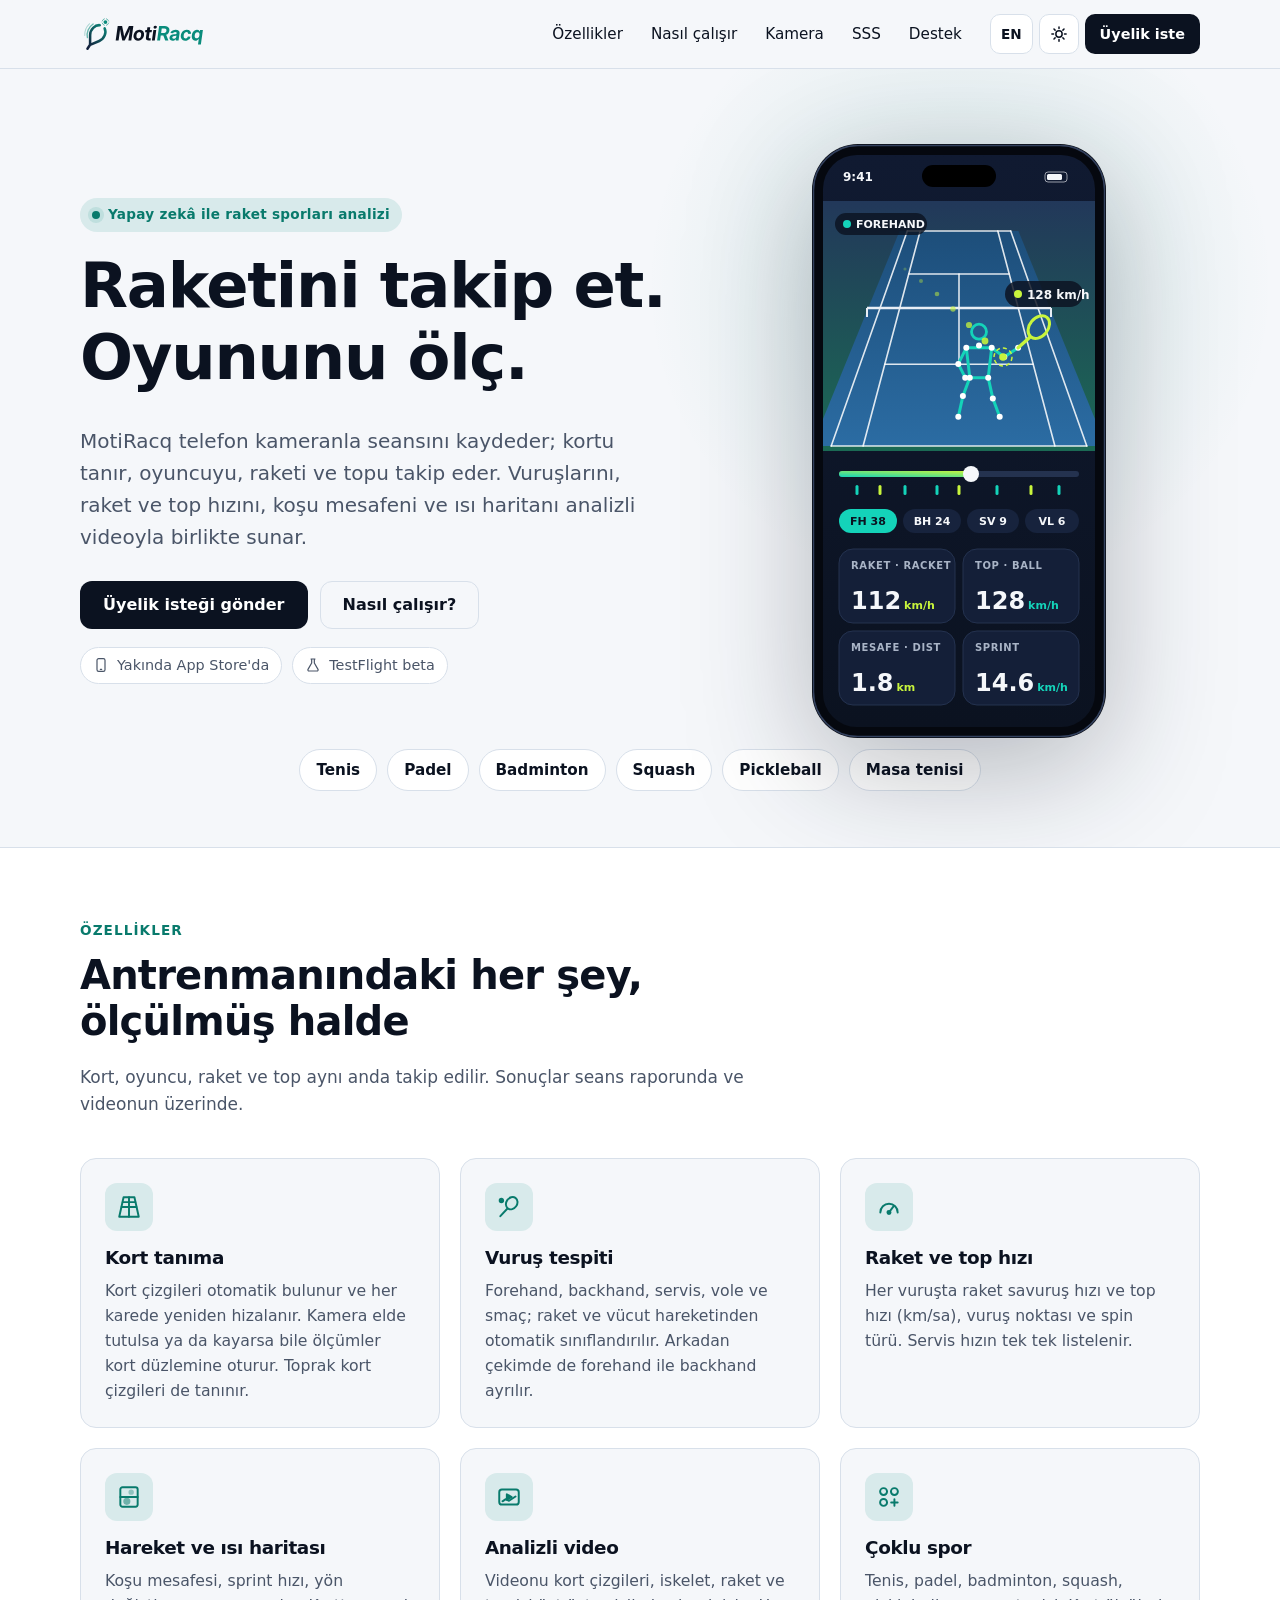
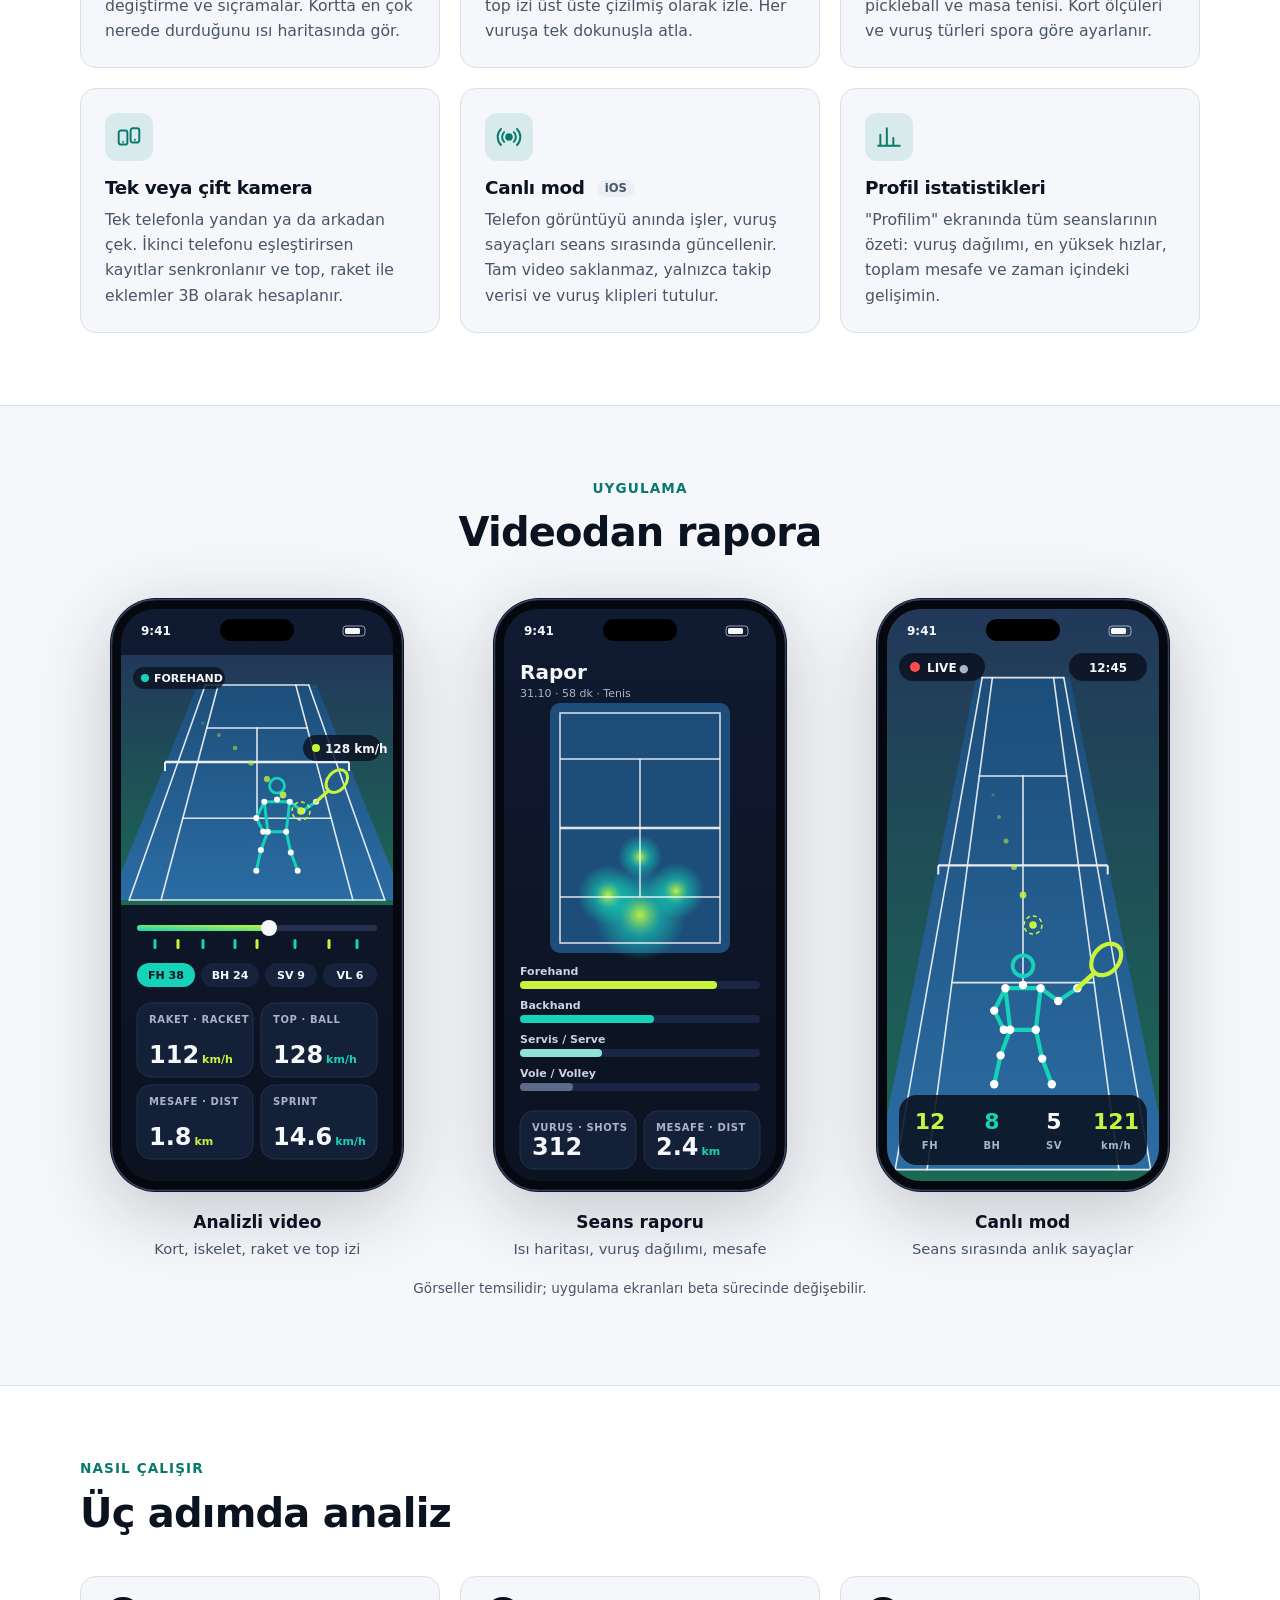
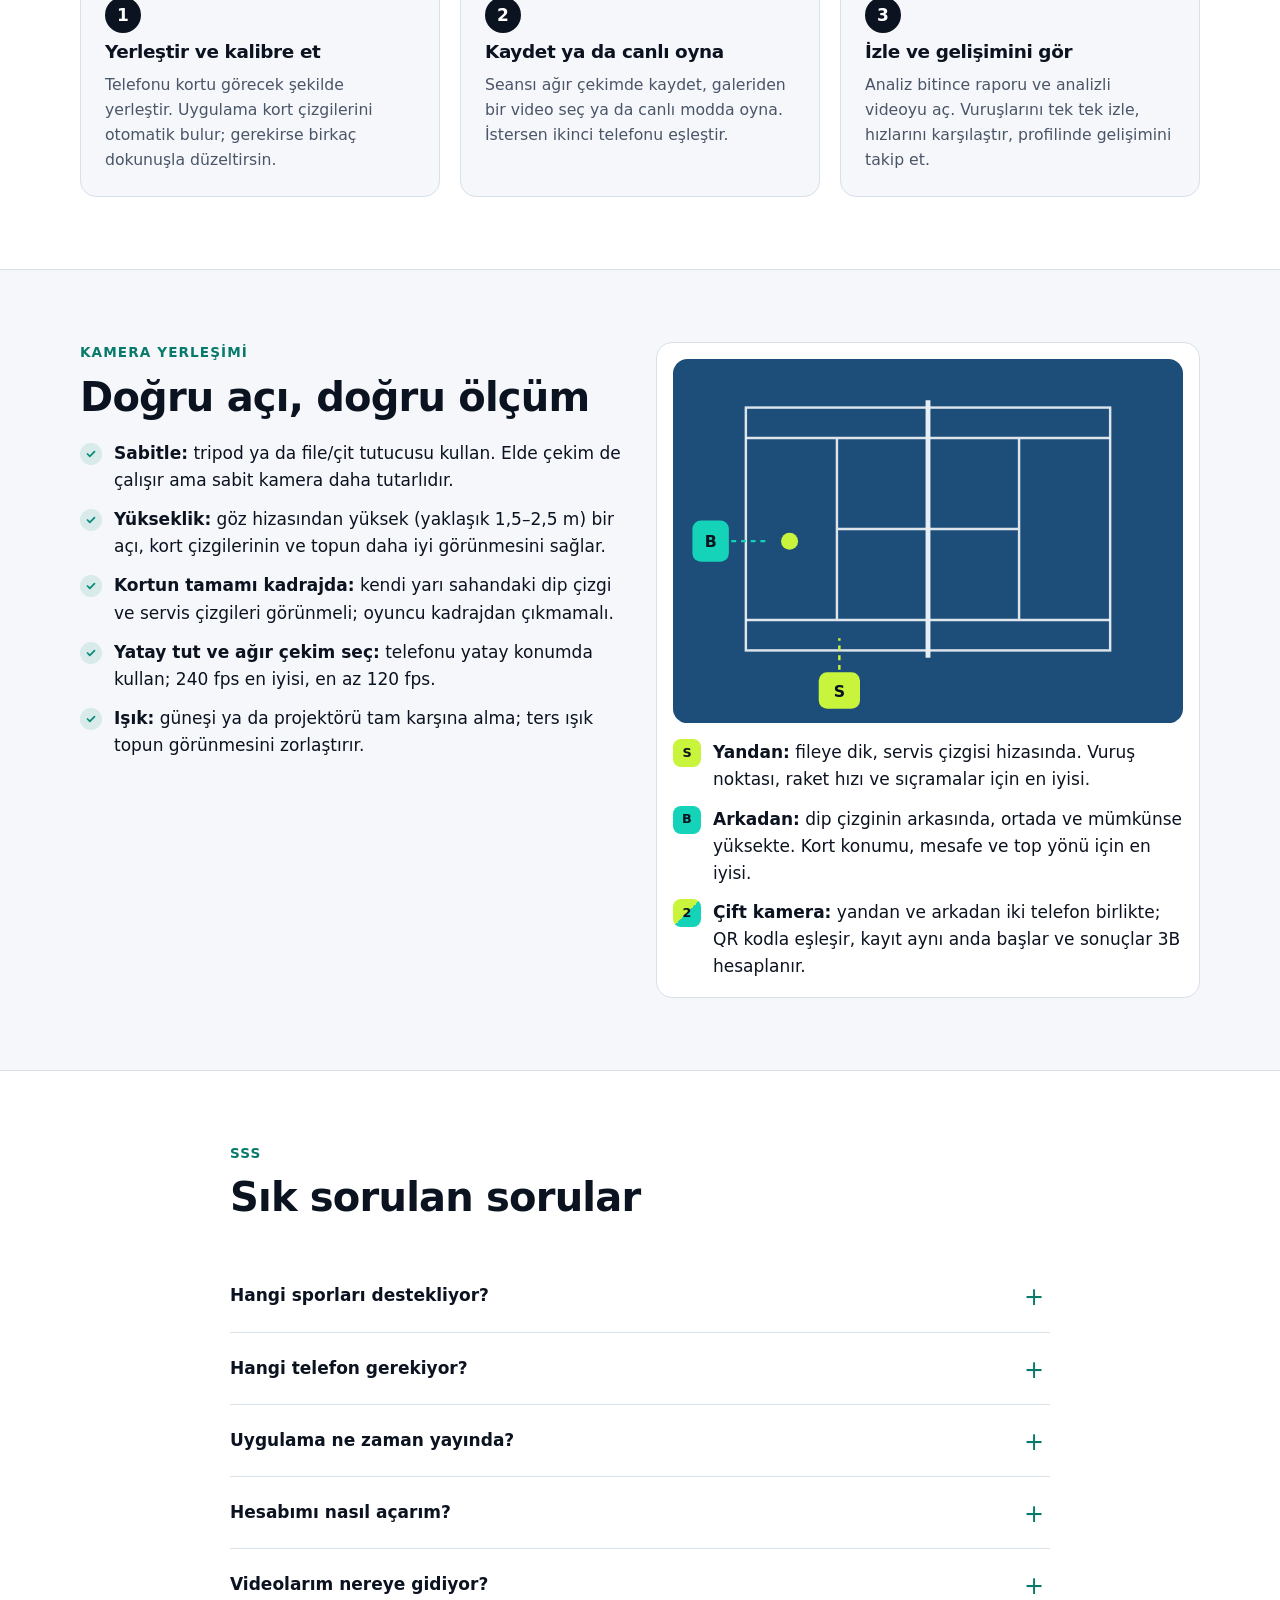
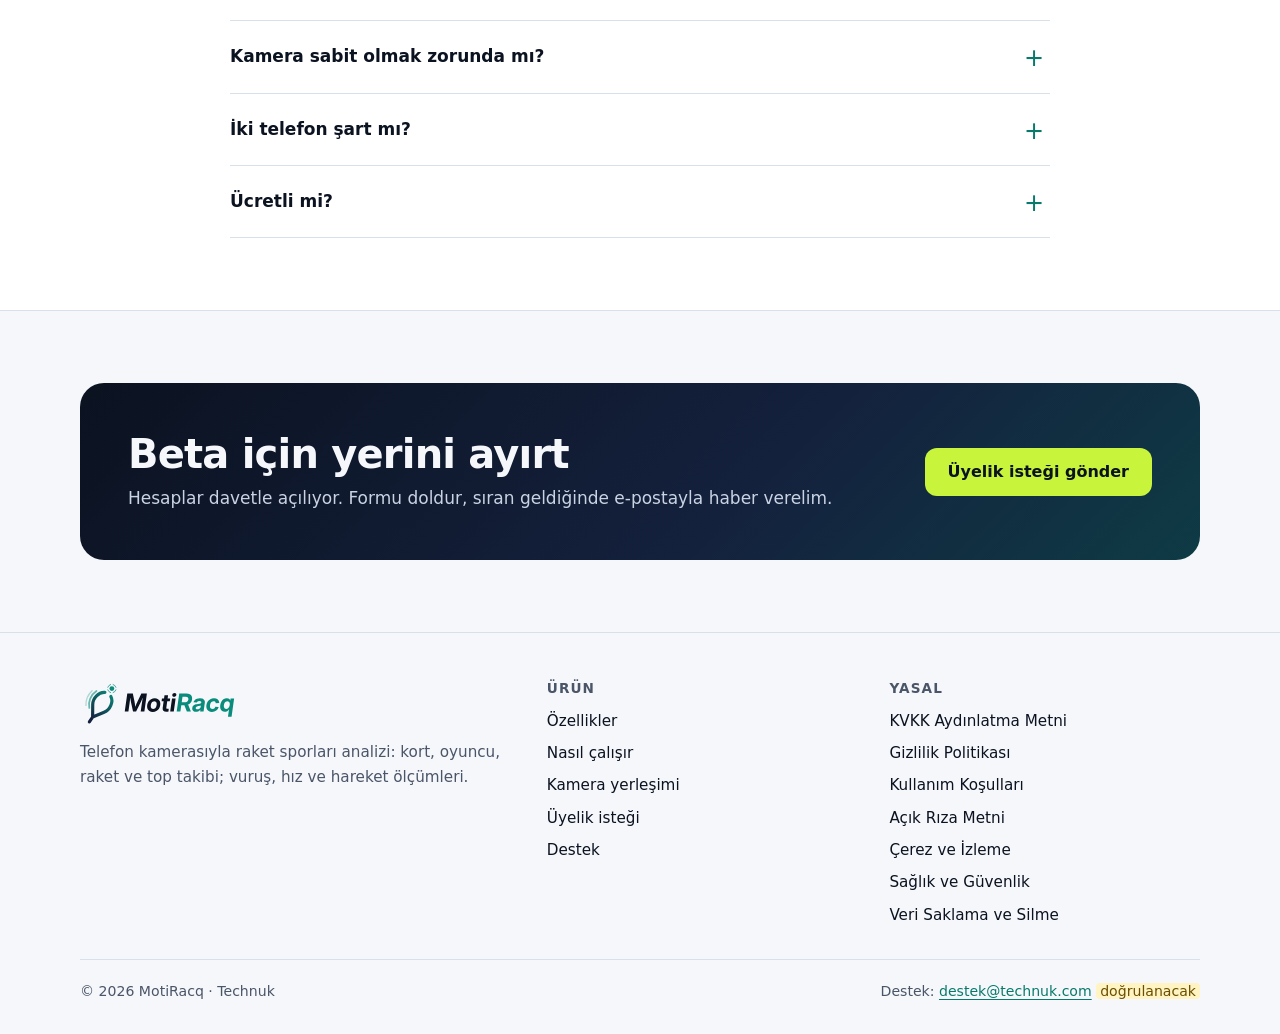
<file: index.html>
<!doctype html>
<html lang="tr" data-lang="tr" data-title-tr="MotiRacq · Yapay zekâ ile raket sporları analizi" data-title-en="MotiRacq · AI racket-sports analysis" data-desc-tr="Telefon kameranla tenis, padel, badminton, squash, pickleball ve masa tenisi analizi: kort tanıma, vuruş tespiti, raket ve top hızı, koşu mesafesi, ısı haritası ve analizli video." data-desc-en="Analyse tennis, padel, badminton, squash, pickleball and table tennis with your phone camera: court recognition, stroke detection, racket and ball speed, distance, heatmaps and analysed video.">
<head>
<meta charset="utf-8">
<meta name="viewport" content="width=device-width, initial-scale=1, viewport-fit=cover">
<title>MotiRacq · Yapay zekâ ile raket sporları analizi</title>
<meta name="description" content="Telefon kameranla tenis, padel, badminton, squash, pickleball ve masa tenisi analizi: kort tanıma, vuruş tespiti, raket ve top hızı, koşu mesafesi, ısı haritası ve analizli video.">
<link rel="canonical" href="https://motiracq.technuk.com/">
<meta name="theme-color" content="#F5F7FA" media="(prefers-color-scheme: light)">
<meta name="theme-color" content="#0B1220" media="(prefers-color-scheme: dark)">
<meta property="og:type" content="website">
<meta property="og:site_name" content="MotiRacq">
<meta property="og:title" content="MotiRacq · Yapay zekâ ile raket sporları analizi">
<meta property="og:description" content="Telefon kameranla tenis, padel, badminton, squash, pickleball ve masa tenisi analizi: kort tanıma, vuruş tespiti, raket ve top hızı, koşu mesafesi, ısı haritası ve analizli video.">
<meta property="og:url" content="https://motiracq.technuk.com/">
<meta property="og:image" content="https://motiracq.technuk.com/assets/brand/og-image.png">
<meta property="og:locale" content="tr_TR">
<meta property="og:locale:alternate" content="en_US">
<meta name="twitter:card" content="summary_large_image">
<link rel="icon" href="/assets/brand/favicon.svg" type="image/svg+xml">
<link rel="icon" href="/assets/brand/favicon-32.png" sizes="32x32" type="image/png">
<link rel="apple-touch-icon" href="/assets/brand/apple-touch-icon.png">
<link rel="manifest" href="/site.webmanifest">
<script>
(function(){var d=document.documentElement,l=null,th=null;
try{var q=new URLSearchParams(location.search).get('lang');l=(q==='en'||q==='tr')?q:localStorage.getItem('mrq-lang');th=localStorage.getItem('mrq-theme');}catch(e){}
if(l==='en'){d.setAttribute('data-lang','en');d.setAttribute('lang','en');}
if(th==='dark'||th==='light')d.setAttribute('data-theme',th);})();
</script>
<link rel="stylesheet" href="/assets/site.css?v=mvwvlr8a">
<script src="/assets/site.js?v=mvwvlr8a" defer></script>


</head>
<body>
<a class="skip" href="#main"><span lang="tr">İçeriğe geç</span><span lang="en">Skip to content</span></a>
<header class="site-header">
  <nav class="container nav" aria-label="Ana menü" data-i18n="aria-label" data-tr-aria-label="Ana menü" data-en-aria-label="Main menu">
    <a class="brand" href="/" aria-label="MotiRacq">
      <img class="logo-light" src="/assets/brand/motiracq-logo-horizontal-light.svg" alt="MotiRacq" width="178" height="36">
      <img class="logo-dark" src="/assets/brand/motiracq-logo-horizontal-dark.svg" alt="MotiRacq" width="178" height="36">
    </a>
    <ul class="nav-links" id="nav-links"><li><a href="/#ozellikler"><span lang="tr">Özellikler</span><span lang="en">Features</span></a></li><li><a href="/#nasil-calisir"><span lang="tr">Nasıl çalışır</span><span lang="en">How it works</span></a></li><li><a href="/#kamera"><span lang="tr">Kamera</span><span lang="en">Camera</span></a></li><li><a href="/#sss"><span lang="tr">SSS</span><span lang="en">FAQ</span></a></li><li><a href="/destek/"><span lang="tr">Destek</span><span lang="en">Support</span></a></li></ul>
    <div class="nav-tools">
      <button class="icon-btn" id="lang-toggle" type="button" aria-label="Switch to English">EN</button>
      <button class="icon-btn" id="theme-toggle" type="button" aria-pressed="false" aria-label="Tema"><svg viewBox="0 0 24 24" fill="none" stroke="currentColor" stroke-width="2" stroke-linecap="round" stroke-linejoin="round" aria-hidden="true"><circle cx="12" cy="12" r="4.2"/><path d="M12 2.5v2.2M12 19.3v2.2M2.5 12h2.2M19.3 12h2.2M5.3 5.3l1.5 1.5M17.2 17.2l1.5 1.5M5.3 18.7l1.5-1.5M17.2 6.8l1.5-1.5"/></svg></button>
      <button class="icon-btn menu-btn" id="menu-toggle" type="button" aria-expanded="false" aria-controls="nav-links" data-i18n="aria-label" data-tr-aria-label="Menüyü aç" data-en-aria-label="Open menu" aria-label="Menüyü aç"><svg viewBox="0 0 24 24" fill="none" stroke="currentColor" stroke-width="2" stroke-linecap="round" aria-hidden="true"><path d="M4 7h16M4 12h16M4 17h16"/></svg></button>
      <a class="btn btn-primary btn-sm btn-cta-nav" href="/basvuru/"><span lang="tr">Üyelik iste</span><span lang="en">Request access</span></a>
    </div>
  </nav>
</header>
<main id="main" tabindex="-1">

<section class="hero" aria-labelledby="hero-title">
  <div class="container hero-grid">
    <div>
      <p class="eyebrow"><span class="dot" aria-hidden="true"></span><span lang="tr">Yapay zekâ ile raket sporları analizi</span><span lang="en">AI racket-sports analysis</span></p>
      <h1 id="hero-title"><span lang="tr">Raketini takip et.<br>Oyununu ölç.</span><span lang="en">Track your racket.<br>Measure your game.</span></h1>
      <p class="lead"><span lang="tr">MotiRacq telefon kameranla seansını kaydeder; kortu tanır, oyuncuyu, raketi ve topu takip eder. Vuruşlarını, raket ve top hızını, koşu mesafeni ve ısı haritanı analizli videoyla birlikte sunar.</span><span lang="en">MotiRacq records your session with your phone camera, recognises the court and tracks player, racket and ball. You get your strokes, racket and ball speed, distance covered and a heatmap, together with an analysed video.</span></p>
      <div class="hero-actions">
        <a class="btn btn-primary" href="/basvuru/"><span lang="tr">Üyelik isteği gönder</span><span lang="en">Request access</span></a>
        <a class="btn btn-ghost" href="#nasil-calisir"><span lang="tr">Nasıl çalışır?</span><span lang="en">How it works</span></a>
      </div>
      <div class="availability">
        <span class="pill"><svg viewBox="0 0 24 24" fill="none" stroke="currentColor" stroke-width="1.8" stroke-linecap="round" stroke-linejoin="round" aria-hidden="true"><rect x="6" y="2.5" width="12" height="19" rx="2.5"/><path d="M11 18.5h2"/></svg><span lang="tr">Yakında App Store'da</span><span lang="en">Coming soon to the App Store</span></span>
        <span class="pill"><svg viewBox="0 0 24 24" fill="none" stroke="currentColor" stroke-width="1.8" stroke-linecap="round" stroke-linejoin="round" aria-hidden="true"><path d="M9 3h6M10 3v6L4.5 18.5A1.7 1.7 0 0 0 6 21h12a1.7 1.7 0 0 0 1.5-2.5L14 9V3"/></svg><span lang="tr">TestFlight beta</span><span lang="en">TestFlight beta</span></span>
      </div>
    </div>
    <div class="hero-visual">
      <img src="/assets/mockups/analysis-overlay.svg" width="300" height="600" alt="" data-i18n="alt"
        data-tr-alt="Analiz ekranı: kort çizgileri, oyuncu iskeleti, raket ve top izi; vuruş türü ve hız etiketleri"
        data-en-alt="Analysis screen: court lines, player skeleton, racket and ball trail with stroke type and speed labels">
    </div>
  </div>
  <div class="container">
    <ul class="sports" aria-label="Sporlar">
      <li><span lang="tr">Tenis</span><span lang="en">Tennis</span></li><li>Padel</li><li>Badminton</li><li>Squash</li><li>Pickleball</li><li><span lang="tr">Masa tenisi</span><span lang="en">Table tennis</span></li>
    </ul>
  </div>
</section>

<section id="ozellikler" class="alt" aria-labelledby="features-title">
  <div class="container">
    <div class="section-head">
      <p class="kicker"><span lang="tr">Özellikler</span><span lang="en">Features</span></p>
      <h2 id="features-title"><span lang="tr">Antrenmanındaki her şey, ölçülmüş halde</span><span lang="en">Everything in your session, measured</span></h2>
      <p class="muted"><span lang="tr">Kort, oyuncu, raket ve top aynı anda takip edilir. Sonuçlar seans raporunda ve videonun üzerinde.</span><span lang="en">Court, player, racket and ball are tracked together. Results appear in the session report and on top of your video.</span></p>
    </div>
    <div class="grid grid-3">
      <article class="card">
        <div class="feature-icon"><svg viewBox="0 0 24 24" fill="none" stroke="currentColor" stroke-width="1.8" stroke-linecap="round" stroke-linejoin="round" aria-hidden="true"><path d="M7 3h10l4 18H3L7 3z"/><path d="M5.2 12h13.6M12 3v18M6.2 7.5h11.6"/></svg></div>
        <h3><span lang="tr">Kort tanıma</span><span lang="en">Court recognition</span></h3>
        <p><span lang="tr">Kort çizgileri otomatik bulunur ve her karede yeniden hizalanır. Kamera elde tutulsa ya da kayarsa bile ölçümler kort düzlemine oturur. Toprak kort çizgileri de tanınır.</span><span lang="en">Court lines are found automatically and re-registered on every frame, so measurements stay on the court plane even if the camera is handheld or drifts. Clay-court lines are supported too.</span></p>
      </article>
      <article class="card">
        <div class="feature-icon"><svg viewBox="0 0 24 24" fill="none" stroke="currentColor" stroke-width="1.8" stroke-linecap="round" stroke-linejoin="round" aria-hidden="true"><ellipse cx="14.5" cy="8.5" rx="5" ry="6" transform="rotate(35 14.5 8.5)"/><path d="M10.6 13.4L4 20.5"/><circle cx="5" cy="6" r="1.6" fill="currentColor"/></svg></div>
        <h3><span lang="tr">Vuruş tespiti</span><span lang="en">Stroke detection</span></h3>
        <p><span lang="tr">Forehand, backhand, servis, vole ve smaç; raket ve vücut hareketinden otomatik sınıflandırılır. Arkadan çekimde de forehand ile backhand ayrılır.</span><span lang="en">Forehand, backhand, serve, volley and overhead, classified automatically from racket and body motion. Forehand and backhand are told apart even from a back view.</span></p>
      </article>
      <article class="card">
        <div class="feature-icon"><svg viewBox="0 0 24 24" fill="none" stroke="currentColor" stroke-width="1.8" stroke-linecap="round" stroke-linejoin="round" aria-hidden="true"><path d="M4 17a8 8 0 1 1 16 0"/><path d="M12 17l4.5-6"/><circle cx="12" cy="17" r="1.4" fill="currentColor"/></svg></div>
        <h3><span lang="tr">Raket ve top hızı</span><span lang="en">Racket & ball speed</span></h3>
        <p><span lang="tr">Her vuruşta raket savuruş hızı ve top hızı (km/sa), vuruş noktası ve spin türü. Servis hızın tek tek listelenir.</span><span lang="en">Racket swing speed and ball speed (km/h) for every shot, plus impact point and spin type. Serve speeds are listed one by one.</span></p>
      </article>
      <article class="card">
        <div class="feature-icon"><svg viewBox="0 0 24 24" fill="none" stroke="currentColor" stroke-width="1.8" stroke-linecap="round" stroke-linejoin="round" aria-hidden="true"><rect x="4" y="3" width="16" height="18" rx="2"/><path d="M4 12h16"/><circle cx="10" cy="16" r="2.4" fill="currentColor" opacity=".5"/><circle cx="14" cy="7.5" r="1.6" fill="currentColor" opacity=".35"/></svg></div>
        <h3><span lang="tr">Hareket ve ısı haritası</span><span lang="en">Movement & heatmap</span></h3>
        <p><span lang="tr">Koşu mesafesi, sprint hızı, yön değiştirme ve sıçramalar. Kortta en çok nerede durduğunu ısı haritasında gör.</span><span lang="en">Distance covered, sprint speed, direction changes and jumps. See where you spend most of your time on a court heatmap.</span></p>
      </article>
      <article class="card">
        <div class="feature-icon"><svg viewBox="0 0 24 24" fill="none" stroke="currentColor" stroke-width="1.8" stroke-linecap="round" stroke-linejoin="round" aria-hidden="true"><rect x="3" y="5" width="18" height="14" rx="2.5"/><path d="M10 9.5v5l4.5-2.5L10 9.5z" fill="currentColor"/><path d="M6 16l3-2 3 1.5 6-4"/></svg></div>
        <h3><span lang="tr">Analizli video</span><span lang="en">Analysed video overlay</span></h3>
        <p><span lang="tr">Videonu kort çizgileri, iskelet, raket ve top izi üst üste çizilmiş olarak izle. Her vuruşa tek dokunuşla atla.</span><span lang="en">Watch your video with court lines, skeleton, racket and ball trail drawn on top. Jump to any shot with one tap.</span></p>
      </article>
      <article class="card">
        <div class="feature-icon"><svg viewBox="0 0 24 24" fill="none" stroke="currentColor" stroke-width="1.8" stroke-linecap="round" stroke-linejoin="round" aria-hidden="true"><circle cx="7" cy="7" r="3.2"/><circle cx="17" cy="7" r="3.2"/><circle cx="7" cy="17" r="3.2"/><path d="M14 17h6M17 14v6"/></svg></div>
        <h3><span lang="tr">Çoklu spor</span><span lang="en">Multi-sport</span></h3>
        <p><span lang="tr">Tenis, padel, badminton, squash, pickleball ve masa tenisi. Kort ölçüleri ve vuruş türleri spora göre ayarlanır.</span><span lang="en">Tennis, padel, badminton, squash, pickleball and table tennis. Court dimensions and stroke types adapt to the sport.</span></p>
      </article>
      <article class="card">
        <div class="feature-icon"><svg viewBox="0 0 24 24" fill="none" stroke="currentColor" stroke-width="1.8" stroke-linecap="round" stroke-linejoin="round" aria-hidden="true"><rect x="2.5" y="6" width="8" height="13" rx="2"/><rect x="13.5" y="4" width="8" height="13" rx="2"/><path d="M6.5 16.5h.01M17.5 14.5h.01"/></svg></div>
        <h3><span lang="tr">Tek veya çift kamera</span><span lang="en">Single or dual camera</span></h3>
        <p><span lang="tr">Tek telefonla yandan ya da arkadan çek. İkinci telefonu eşleştirirsen kayıtlar senkronlanır ve top, raket ile eklemler 3B olarak hesaplanır.</span><span lang="en">Film with one phone from the side or from behind. Pair a second phone and the recordings are synchronised so ball, racket and joints are computed in 3D.</span></p>
      </article>
      <article class="card">
        <div class="feature-icon"><svg viewBox="0 0 24 24" fill="none" stroke="currentColor" stroke-width="1.8" stroke-linecap="round" stroke-linejoin="round" aria-hidden="true"><circle cx="12" cy="12" r="2.6" fill="currentColor"/><path d="M7.5 7.5a6.4 6.4 0 0 0 0 9M16.5 7.5a6.4 6.4 0 0 1 0 9M4.6 4.6a10.5 10.5 0 0 0 0 14.8M19.4 4.6a10.5 10.5 0 0 1 0 14.8"/></svg></div>
        <h3><span lang="tr">Canlı mod</span><span lang="en">Live mode</span> <span class="tag"><span lang="tr">iOS</span><span lang="en">iOS</span></span></h3>
        <p><span lang="tr">Telefon görüntüyü anında işler, vuruş sayaçları seans sırasında güncellenir. Tam video saklanmaz, yalnızca takip verisi ve vuruş klipleri tutulur.</span><span lang="en">The phone processes frames as they arrive and stroke counters update during the session. No full video is stored, only tracking data and short shot clips.</span></p>
      </article>
      <article class="card">
        <div class="feature-icon"><svg viewBox="0 0 24 24" fill="none" stroke="currentColor" stroke-width="1.8" stroke-linecap="round" stroke-linejoin="round" aria-hidden="true"><path d="M4 20V10M10 20V4M16 20v-7M22 20H2"/></svg></div>
        <h3><span lang="tr">Profil istatistikleri</span><span lang="en">Profile statistics</span></h3>
        <p><span lang="tr">"Profilim" ekranında tüm seanslarının özeti: vuruş dağılımı, en yüksek hızlar, toplam mesafe ve zaman içindeki gelişimin.</span><span lang="en">Your "Profile" screen sums up every session: stroke mix, top speeds, total distance and how you improve over time.</span></p>
      </article>
    </div>
  </div>
</section>

<section id="ekranlar" aria-labelledby="screens-title">
  <div class="container">
    <div class="section-head center">
      <p class="kicker"><span lang="tr">Uygulama</span><span lang="en">The app</span></p>
      <h2 id="screens-title"><span lang="tr">Videodan rapora</span><span lang="en">From video to report</span></h2>
    </div>
    <div class="shots">
      <figure>
        <img src="/assets/mockups/analysis-overlay.svg" width="300" height="600" loading="lazy" alt="" data-i18n="alt" data-tr-alt="Analizli video ekranı" data-en-alt="Analysed video screen">
        <figcaption><span lang="tr">Analizli video</span><span lang="en">Analysed video</span><span class="muted"><span lang="tr">Kort, iskelet, raket ve top izi</span><span lang="en">Court, skeleton, racket and ball trail</span></span></figcaption>
      </figure>
      <figure>
        <img src="/assets/mockups/report-heatmap.svg" width="300" height="600" loading="lazy" alt="" data-i18n="alt" data-tr-alt="Seans raporu: ısı haritası ve vuruş dağılımı" data-en-alt="Session report: heatmap and stroke mix">
        <figcaption><span lang="tr">Seans raporu</span><span lang="en">Session report</span><span class="muted"><span lang="tr">Isı haritası, vuruş dağılımı, mesafe</span><span lang="en">Heatmap, stroke mix, distance</span></span></figcaption>
      </figure>
      <figure>
        <img src="/assets/mockups/live-mode.svg" width="300" height="600" loading="lazy" alt="" data-i18n="alt" data-tr-alt="Canlı mod: anlık vuruş sayaçları" data-en-alt="Live mode: real-time stroke counters">
        <figcaption><span lang="tr">Canlı mod</span><span lang="en">Live mode</span><span class="muted"><span lang="tr">Seans sırasında anlık sayaçlar</span><span lang="en">Real-time counters during play</span></span></figcaption>
      </figure>
    </div>
    <p class="note"><span lang="tr">Görseller temsilidir; uygulama ekranları beta sürecinde değişebilir.</span><span lang="en">Illustrations only; app screens may change during the beta.</span></p>
  </div>
</section>

<section id="nasil-calisir" class="alt" aria-labelledby="how-title">
  <div class="container">
    <div class="section-head">
      <p class="kicker"><span lang="tr">Nasıl çalışır</span><span lang="en">How it works</span></p>
      <h2 id="how-title"><span lang="tr">Üç adımda analiz</span><span lang="en">Analysis in three steps</span></h2>
    </div>
    <ol class="grid grid-3 steps" style="list-style:none;padding:0;margin:0">
      <li class="card step"><h3><span lang="tr">Yerleştir ve kalibre et</span><span lang="en">Set up and calibrate</span></h3>
        <p><span lang="tr">Telefonu kortu görecek şekilde yerleştir. Uygulama kort çizgilerini otomatik bulur; gerekirse birkaç dokunuşla düzeltirsin.</span><span lang="en">Place your phone so it sees the court. The app finds the court lines automatically; fix them with a few taps if needed.</span></p></li>
      <li class="card step"><h3><span lang="tr">Kaydet ya da canlı oyna</span><span lang="en">Record or go live</span></h3>
        <p><span lang="tr">Seansı ağır çekimde kaydet, galeriden bir video seç ya da canlı modda oyna. İstersen ikinci telefonu eşleştir.</span><span lang="en">Record in slow motion, import a video from your library, or play in live mode. Pair a second phone if you like.</span></p></li>
      <li class="card step"><h3><span lang="tr">İzle ve gelişimini gör</span><span lang="en">Review and improve</span></h3>
        <p><span lang="tr">Analiz bitince raporu ve analizli videoyu aç. Vuruşlarını tek tek izle, hızlarını karşılaştır, profilinde gelişimini takip et.</span><span lang="en">When the analysis is done, open the report and the analysed video. Replay each shot, compare speeds and follow your progress on your profile.</span></p></li>
    </ol>
  </div>
</section>

<section id="kamera" aria-labelledby="camera-title">
  <div class="container placement">
    <div>
      <p class="kicker"><span lang="tr">Kamera yerleşimi</span><span lang="en">Camera placement</span></p>
      <h2 id="camera-title"><span lang="tr">Doğru açı, doğru ölçüm</span><span lang="en">The right angle, the right numbers</span></h2>
      <ul class="check-list">
        <li><span lang="tr"><strong>Sabitle:</strong> tripod ya da file/çit tutucusu kullan. Elde çekim de çalışır ama sabit kamera daha tutarlıdır.</span><span lang="en"><strong>Keep it steady:</strong> use a tripod or a fence mount. Handheld works too, but a fixed camera is more consistent.</span></li>
        <li><span lang="tr"><strong>Yükseklik:</strong> göz hizasından yüksek (yaklaşık 1,5–2,5 m) bir açı, kort çizgilerinin ve topun daha iyi görünmesini sağlar.</span><span lang="en"><strong>Height:</strong> an elevated angle (about 1.5–2.5 m) shows the court lines and the ball more clearly.</span></li>
        <li><span lang="tr"><strong>Kortun tamamı kadrajda:</strong> kendi yarı sahandaki dip çizgi ve servis çizgileri görünmeli; oyuncu kadrajdan çıkmamalı.</span><span lang="en"><strong>Whole court in frame:</strong> your baseline and service lines must be visible, and the player should stay in the picture.</span></li>
        <li><span lang="tr"><strong>Yatay tut ve ağır çekim seç:</strong> telefonu yatay konumda kullan; 240 fps en iyisi, en az 120 fps.</span><span lang="en"><strong>Landscape and slow motion:</strong> hold the phone in landscape; 240 fps is best, 120 fps minimum.</span></li>
        <li><span lang="tr"><strong>Işık:</strong> güneşi ya da projektörü tam karşına alma; ters ışık topun görünmesini zorlaştırır.</span><span lang="en"><strong>Light:</strong> avoid pointing straight into the sun or floodlights; backlight makes the ball hard to see.</span></li>
      </ul>
    </div>
    <div class="court-diagram">
      <svg viewBox="0 0 420 300" role="img" aria-labelledby="cd-t">
        <title id="cd-t">Yandan, arkadan ve çift kamera konumları / Side, back and dual camera positions</title>
        <rect x="0" y="0" width="420" height="300" rx="12" fill="#1D4E7A"/>
        <g fill="none" stroke="#fff" stroke-opacity=".85" stroke-width="2">
          <rect x="60" y="40" width="300" height="200"/>
          <path d="M60 65h300M60 215h300M135 65v150M285 65v150M135 140h150"/>
        </g>
        <line x1="210" y1="34" x2="210" y2="246" stroke="#E8EEF6" stroke-width="4"/>
        <circle cx="96" cy="150" r="7" fill="#C8F53C"/>
        <g font-family="Inter, system-ui, sans-serif" font-size="13" font-weight="700">
          <rect x="16" y="133" width="30" height="34" rx="7" fill="#14D3B9"/><text x="31" y="155" text-anchor="middle" fill="#0B1220">B</text>
          <path d="M48 150h28" stroke="#14D3B9" stroke-width="2" stroke-dasharray="4 4"/>
          <rect x="120" y="258" width="34" height="30" rx="7" fill="#C8F53C"/><text x="137" y="278" text-anchor="middle" fill="#0B1220">S</text>
          <path d="M137 256v-26" stroke="#C8F53C" stroke-width="2" stroke-dasharray="4 4"/>
        </g>
      </svg>
      <div class="mode-list">
        <div class="mode"><b style="background:#C8F53C">S</b><span><span lang="tr"><strong>Yandan:</strong> fileye dik, servis çizgisi hizasında. Vuruş noktası, raket hızı ve sıçramalar için en iyisi.</span><span lang="en"><strong>Side:</strong> perpendicular to the court, level with the service line. Best for impact point, racket speed and jumps.</span></span></div>
        <div class="mode"><b style="background:#14D3B9">B</b><span><span lang="tr"><strong>Arkadan:</strong> dip çizginin arkasında, ortada ve mümkünse yüksekte. Kort konumu, mesafe ve top yönü için en iyisi.</span><span lang="en"><strong>Back:</strong> behind the baseline, centred and elevated if possible. Best for court position, distance and ball direction.</span></span></div>
        <div class="mode"><b style="background:linear-gradient(135deg,#C8F53C 50%,#14D3B9 50%)">2</b><span><span lang="tr"><strong>Çift kamera:</strong> yandan ve arkadan iki telefon birlikte; QR kodla eşleşir, kayıt aynı anda başlar ve sonuçlar 3B hesaplanır.</span><span lang="en"><strong>Dual:</strong> two phones, side and back; they pair with a QR code, start recording together and results are computed in 3D.</span></span></div>
      </div>
    </div>
  </div>
</section>

<section id="sss" class="alt faq" aria-labelledby="faq-title">
  <div class="container" style="max-width:860px">
    <div class="section-head">
      <p class="kicker"><span lang="tr">SSS</span><span lang="en">FAQ</span></p>
      <h2 id="faq-title"><span lang="tr">Sık sorulan sorular</span><span lang="en">Frequently asked questions</span></h2>
    </div>
    <details><summary><span lang="tr">Hangi sporları destekliyor?</span><span lang="en">Which sports are supported?</span></summary><div><p lang="tr">Tenis, padel, badminton, squash, pickleball ve masa tenisi. Uygulamada sporunu seçersin; kort ölçüleri ve vuruş türleri buna göre ayarlanır.</p><p lang="en">Tennis, padel, badminton, squash, pickleball and table tennis. You pick your sport in the app and court dimensions and stroke types follow it.</p></div></details>
    <details><summary><span lang="tr">Hangi telefon gerekiyor?</span><span lang="en">Which phone do I need?</span></summary><div><p lang="tr">iPhone veya Android. En iyi sonuç için 240 fps ağır çekim destekleyen bir telefon önerilir; 120 fps de çalışır ama hız ölçümleri daha az hassas olur. Canlı mod şimdilik iPhone'da.</p><p lang="en">An iPhone or Android phone. A phone that records 240 fps slow motion gives the best results; 120 fps works with less precise speed numbers. Live mode is iPhone-only for now.</p></div></details>
    <details><summary><span lang="tr">Uygulama ne zaman yayında?</span><span lang="en">When is the app available?</span></summary><div><p lang="tr">MotiRacq şu anda kapalı beta aşamasında (TestFlight). Yakında App Store'da. Üyelik isteği bırakırsan sıran geldiğinde sana haber veririz.</p><p lang="en">MotiRacq is currently in closed beta (TestFlight) and coming soon to the App Store. Leave an access request and we will let you know when it is your turn.</p></div></details>
    <details><summary><span lang="tr">Hesabımı nasıl açarım?</span><span lang="en">How do I get an account?</span></summary><div><p lang="tr">Hesaplar davetle açılır. Üyelik isteği formunu doldurursun, ekibimiz isteği inceler; onaylanınca giriş bilgilerin e-posta ile gönderilir ve ilk girişte şifreni değiştirirsin.</p><p lang="en">Accounts are invite-only. You fill in the access request form, our team reviews it, and once approved you receive your sign-in details by email and set your own password on first sign-in.</p></div></details>
    <details><summary><span lang="tr">Videolarım nereye gidiyor?</span><span lang="en">Where do my videos go?</span></summary><div><p lang="tr">Kaydettiğin videolar analiz için şifreli bağlantıyla analiz sunucusuna yüklenir. Canlı modda tam video hiç saklanmaz. Hesabını ve verilerini uygulamadan istediğin an silebilirsin. Ayrıntılar Gizlilik Politikası'nda.</p><p lang="en">Recorded videos are uploaded over an encrypted connection to the analysis server. In live mode no full video is stored at all. You can delete your account and data from the app at any time. See the Privacy Policy for details.</p></div></details>
    <details><summary><span lang="tr">Kamera sabit olmak zorunda mı?</span><span lang="en">Does the camera have to be fixed?</span></summary><div><p lang="tr">Hayır. Kort her karede yeniden tanındığı için hafif hareketler ve elde çekim tolere edilir. Yine de en tutarlı ölçümler için tripod veya file direğine takılan bir tutucu öneririz.</p><p lang="en">No. The court is re-registered on every frame, so small movements and handheld filming are tolerated. For the most consistent numbers we still recommend a tripod or a fence mount.</p></div></details>
    <details><summary><span lang="tr">İki telefon şart mı?</span><span lang="en">Do I need two phones?</span></summary><div><p lang="tr">Hayır, tek telefon yeterli. İkinci bir telefon eklersen iki açı birleştirilir ve top ile raket konumları 3B hesaplanır; hız ve vuruş noktası daha doğru olur.</p><p lang="en">No, one phone is enough. Adding a second phone combines two angles so ball and racket positions are computed in 3D, which improves speed and impact-point accuracy.</p></div></details>
    <details><summary><span lang="tr">Ücretli mi?</span><span lang="en">Does it cost anything?</span></summary><div><p lang="tr">Beta döneminde erişim davetle verilir. Fiyatlandırma yayın öncesinde duyurulacak.</p><p lang="en">During the beta, access is by invitation. Pricing will be announced before launch.</p></div></details>
  </div>
</section>

<section aria-labelledby="cta-title">
  <div class="container">
    <div class="cta-band">
      <div>
        <h2 id="cta-title" style="margin-bottom:8px"><span lang="tr">Beta için yerini ayırt</span><span lang="en">Save your spot in the beta</span></h2>
        <p><span lang="tr">Hesaplar davetle açılıyor. Formu doldur, sıran geldiğinde e-postayla haber verelim.</span><span lang="en">Accounts are invite-only. Fill in the form and we will email you when it is your turn.</span></p>
      </div>
      <a class="btn btn-primary" href="/basvuru/"><span lang="tr">Üyelik isteği gönder</span><span lang="en">Request access</span></a>
    </div>
  </div>
</section>
</main>
<footer class="site-footer">
  <div class="container">
    <div class="footer-grid">
      <div>
        <img class="logo-light" src="/assets/brand/motiracq-logo-horizontal-light.svg" alt="MotiRacq" width="158" height="32" loading="lazy">
        <img class="logo-dark" src="/assets/brand/motiracq-logo-horizontal-dark.svg" alt="MotiRacq" width="158" height="32" loading="lazy">
        <p class="muted" style="margin-top:14px;max-width:30em"><span lang="tr">Telefon kamerasıyla raket sporları analizi: kort, oyuncu, raket ve top takibi; vuruş, hız ve hareket ölçümleri.</span><span lang="en">Racket-sports analysis with your phone camera: court, player, racket and ball tracking; stroke, speed and movement metrics.</span></p>
      </div>
      <div>
        <h2><span lang="tr">Ürün</span><span lang="en">Product</span></h2>
        <ul>
          <li><a href="/#ozellikler"><span lang="tr">Özellikler</span><span lang="en">Features</span></a></li>
          <li><a href="/#nasil-calisir"><span lang="tr">Nasıl çalışır</span><span lang="en">How it works</span></a></li>
          <li><a href="/#kamera"><span lang="tr">Kamera yerleşimi</span><span lang="en">Camera placement</span></a></li>
          <li><a href="/basvuru/"><span lang="tr">Üyelik isteği</span><span lang="en">Request access</span></a></li>
          <li><a href="/destek/"><span lang="tr">Destek</span><span lang="en">Support</span></a></li>
        </ul>
      </div>
      <div>
        <h2><span lang="tr">Yasal</span><span lang="en">Legal</span></h2>
        <ul><li><a href="/kvkk/"><span lang="tr">KVKK Aydınlatma Metni</span><span lang="en">KVKK Privacy Notice</span></a></li><li><a href="/gizlilik/"><span lang="tr">Gizlilik Politikası</span><span lang="en">Privacy Policy</span></a></li><li><a href="/kosullar/"><span lang="tr">Kullanım Koşulları</span><span lang="en">Terms of Use</span></a></li><li><a href="/acik-riza/"><span lang="tr">Açık Rıza Metni</span><span lang="en">Explicit Consent</span></a></li><li><a href="/cerez/"><span lang="tr">Çerez ve İzleme</span><span lang="en">Cookies & Tracking</span></a></li><li><a href="/saglik-uyarisi/"><span lang="tr">Sağlık ve Güvenlik</span><span lang="en">Health & Safety</span></a></li><li><a href="/veri-silme/"><span lang="tr">Veri Saklama ve Silme</span><span lang="en">Data Retention & Deletion</span></a></li></ul>
      </div>
    </div>
    <div class="footer-bottom">
      <span>© <span id="year">2026</span> MotiRacq · Technuk</span>
      <span><span lang="tr">Destek</span><span lang="en">Support</span>: <a href="mailto:destek@technuk.com">destek@technuk.com</a> <mark class="ph"><span lang="tr">doğrulanacak</span><span lang="en">to be confirmed</span></mark></span>
    </div>
  </div>
</footer>
</body>
</html>
</file>
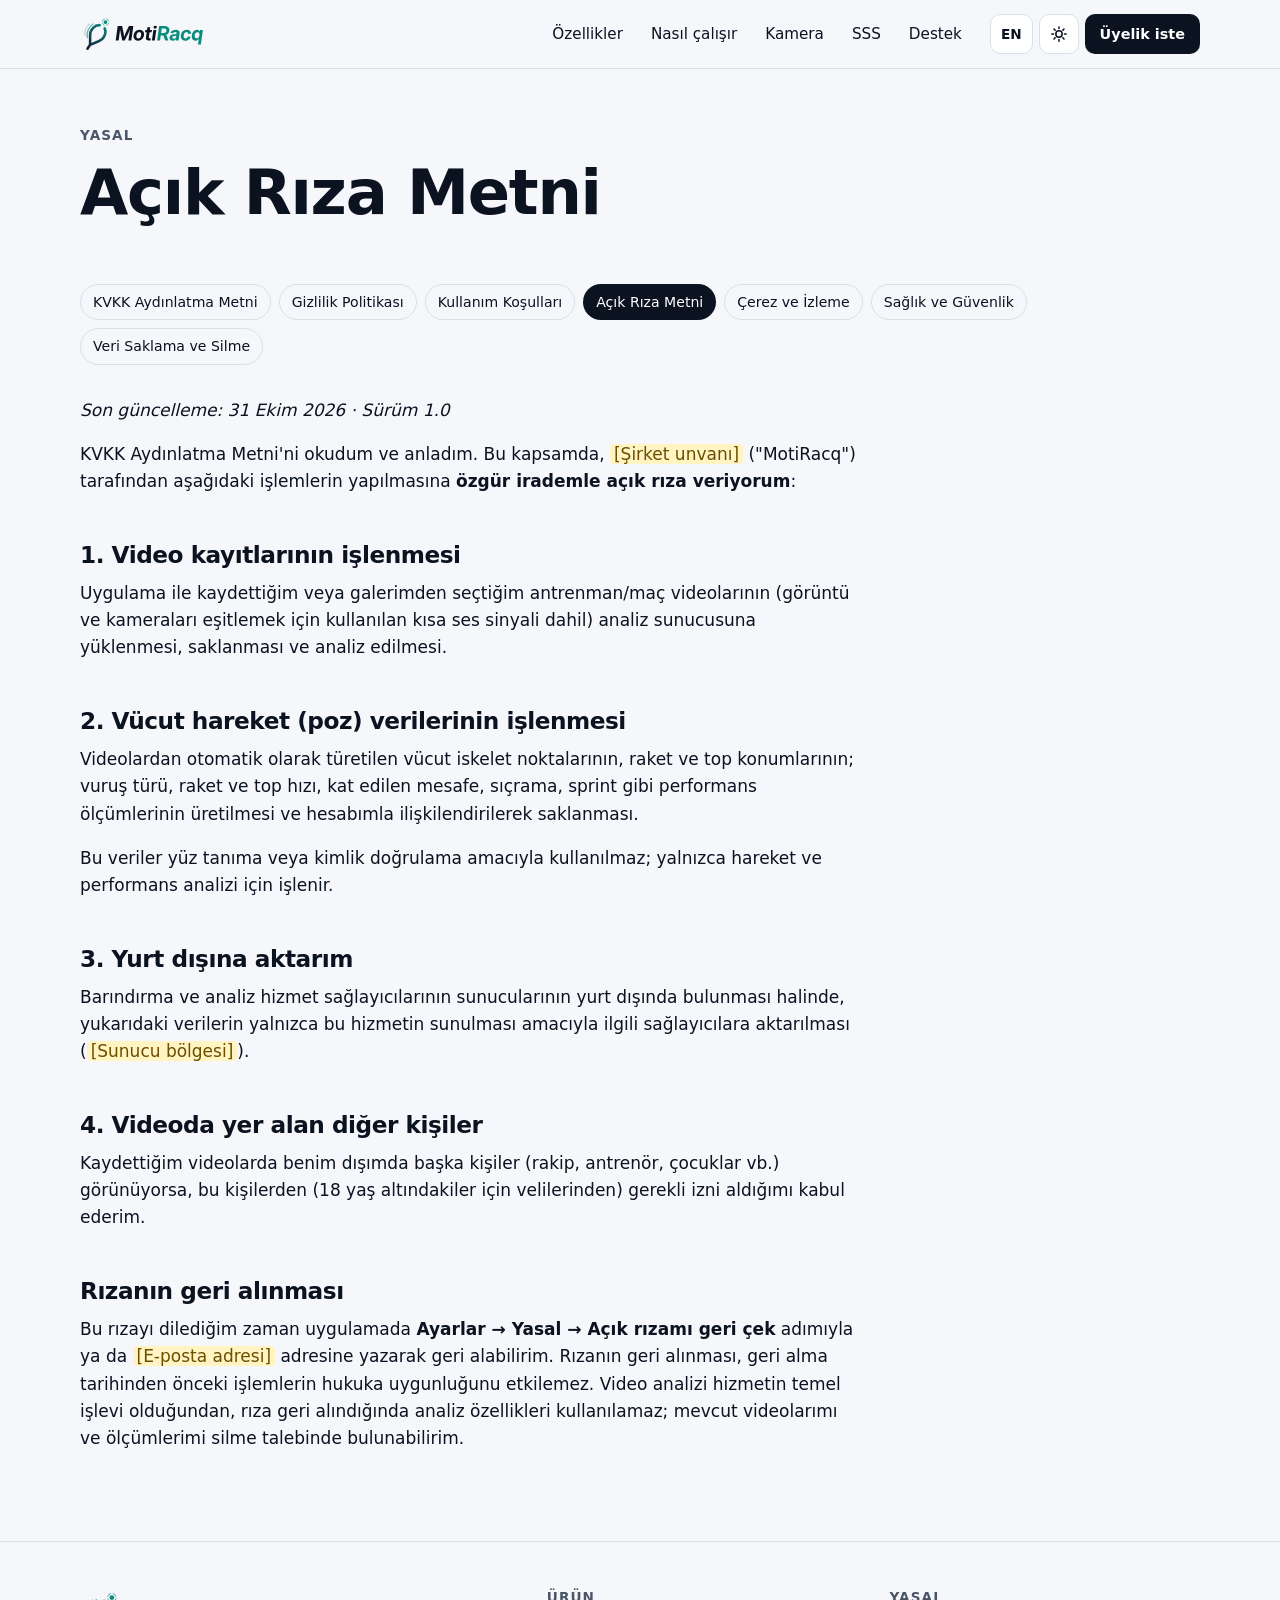
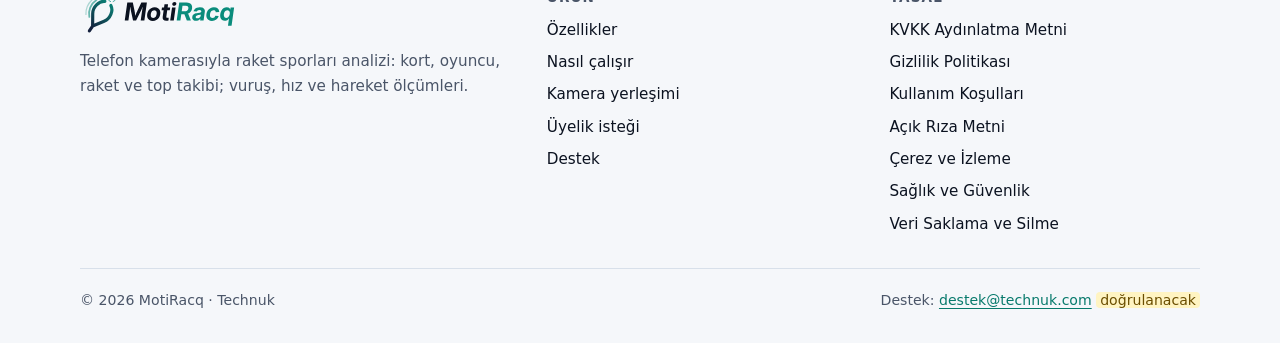
<file: acik-riza/index.html>
<!doctype html>
<html lang="tr" data-lang="tr" data-title-tr="Açık Rıza Metni · MotiRacq" data-title-en="Explicit Consent · MotiRacq" data-desc-tr="MotiRacq Açık Rıza Metni." data-desc-en="MotiRacq Explicit Consent.">
<head>
<meta charset="utf-8">
<meta name="viewport" content="width=device-width, initial-scale=1, viewport-fit=cover">
<title>Açık Rıza Metni · MotiRacq</title>
<meta name="description" content="MotiRacq Açık Rıza Metni.">
<link rel="canonical" href="https://motiracq.technuk.com/acik-riza/">
<meta name="theme-color" content="#F5F7FA" media="(prefers-color-scheme: light)">
<meta name="theme-color" content="#0B1220" media="(prefers-color-scheme: dark)">
<meta property="og:type" content="website">
<meta property="og:site_name" content="MotiRacq">
<meta property="og:title" content="Açık Rıza Metni · MotiRacq">
<meta property="og:description" content="MotiRacq Açık Rıza Metni.">
<meta property="og:url" content="https://motiracq.technuk.com/acik-riza/">
<meta property="og:image" content="https://motiracq.technuk.com/assets/brand/og-image.png">
<meta property="og:locale" content="tr_TR">
<meta property="og:locale:alternate" content="en_US">
<meta name="twitter:card" content="summary_large_image">
<link rel="icon" href="/assets/brand/favicon.svg" type="image/svg+xml">
<link rel="icon" href="/assets/brand/favicon-32.png" sizes="32x32" type="image/png">
<link rel="apple-touch-icon" href="/assets/brand/apple-touch-icon.png">
<link rel="manifest" href="/site.webmanifest">
<script>
(function(){var d=document.documentElement,l=null,th=null;
try{var q=new URLSearchParams(location.search).get('lang');l=(q==='en'||q==='tr')?q:localStorage.getItem('mrq-lang');th=localStorage.getItem('mrq-theme');}catch(e){}
if(l==='en'){d.setAttribute('data-lang','en');d.setAttribute('lang','en');}
if(th==='dark'||th==='light')d.setAttribute('data-theme',th);})();
</script>
<link rel="stylesheet" href="/assets/site.css?v=mvwvlr8a">
<script src="/assets/site.js?v=mvwvlr8a" defer></script>


</head>
<body>
<a class="skip" href="#main"><span lang="tr">İçeriğe geç</span><span lang="en">Skip to content</span></a>
<header class="site-header">
  <nav class="container nav" aria-label="Ana menü" data-i18n="aria-label" data-tr-aria-label="Ana menü" data-en-aria-label="Main menu">
    <a class="brand" href="/" aria-label="MotiRacq">
      <img class="logo-light" src="/assets/brand/motiracq-logo-horizontal-light.svg" alt="MotiRacq" width="178" height="36">
      <img class="logo-dark" src="/assets/brand/motiracq-logo-horizontal-dark.svg" alt="MotiRacq" width="178" height="36">
    </a>
    <ul class="nav-links" id="nav-links"><li><a href="/#ozellikler"><span lang="tr">Özellikler</span><span lang="en">Features</span></a></li><li><a href="/#nasil-calisir"><span lang="tr">Nasıl çalışır</span><span lang="en">How it works</span></a></li><li><a href="/#kamera"><span lang="tr">Kamera</span><span lang="en">Camera</span></a></li><li><a href="/#sss"><span lang="tr">SSS</span><span lang="en">FAQ</span></a></li><li><a href="/destek/"><span lang="tr">Destek</span><span lang="en">Support</span></a></li></ul>
    <div class="nav-tools">
      <button class="icon-btn" id="lang-toggle" type="button" aria-label="Switch to English">EN</button>
      <button class="icon-btn" id="theme-toggle" type="button" aria-pressed="false" aria-label="Tema"><svg viewBox="0 0 24 24" fill="none" stroke="currentColor" stroke-width="2" stroke-linecap="round" stroke-linejoin="round" aria-hidden="true"><circle cx="12" cy="12" r="4.2"/><path d="M12 2.5v2.2M12 19.3v2.2M2.5 12h2.2M19.3 12h2.2M5.3 5.3l1.5 1.5M17.2 17.2l1.5 1.5M5.3 18.7l1.5-1.5M17.2 6.8l1.5-1.5"/></svg></button>
      <button class="icon-btn menu-btn" id="menu-toggle" type="button" aria-expanded="false" aria-controls="nav-links" data-i18n="aria-label" data-tr-aria-label="Menüyü aç" data-en-aria-label="Open menu" aria-label="Menüyü aç"><svg viewBox="0 0 24 24" fill="none" stroke="currentColor" stroke-width="2" stroke-linecap="round" aria-hidden="true"><path d="M4 7h16M4 12h16M4 17h16"/></svg></button>
      <a class="btn btn-primary btn-sm btn-cta-nav" href="/basvuru/"><span lang="tr">Üyelik iste</span><span lang="en">Request access</span></a>
    </div>
  </nav>
</header>
<main id="main" tabindex="-1">
<div class="container">
  <header class="page-head">
    <p class="kicker"><span lang="tr">Yasal</span><span lang="en">Legal</span></p>
    <h1 lang="tr">Açık Rıza Metni</h1><h1 lang="en">Explicit Consent</h1>
  </header>
  <ul class="legal-nav" aria-label="Yasal metinler"><li><a href="/kvkk/"><span lang="tr">KVKK Aydınlatma Metni</span><span lang="en">KVKK Privacy Notice</span></a></li><li><a href="/gizlilik/"><span lang="tr">Gizlilik Politikası</span><span lang="en">Privacy Policy</span></a></li><li><a href="/kosullar/"><span lang="tr">Kullanım Koşulları</span><span lang="en">Terms of Use</span></a></li><li><a href="/acik-riza/" aria-current="page"><span lang="tr">Açık Rıza Metni</span><span lang="en">Explicit Consent</span></a></li><li><a href="/cerez/"><span lang="tr">Çerez ve İzleme</span><span lang="en">Cookies & Tracking</span></a></li><li><a href="/saglik-uyarisi/"><span lang="tr">Sağlık ve Güvenlik</span><span lang="en">Health & Safety</span></a></li><li><a href="/veri-silme/"><span lang="tr">Veri Saklama ve Silme</span><span lang="en">Data Retention & Deletion</span></a></li></ul>
  <article class="doc">
    <div lang="tr"><p><em>Son güncelleme: 31 Ekim 2026 · Sürüm 1.0</em></p>
<p>KVKK Aydınlatma Metni'ni okudum ve anladım. Bu kapsamda, <mark class="ph" title="Doldurulacak / to be filled">[Şirket unvanı]</mark> (&quot;MotiRacq&quot;) tarafından aşağıdaki işlemlerin yapılmasına <strong>özgür irademle açık rıza veriyorum</strong>:</p>
<h2 id="1-video-kayitlarinin-islenmesi">1. Video kayıtlarının işlenmesi</h2>
<p>Uygulama ile kaydettiğim veya galerimden seçtiğim antrenman/maç videolarının (görüntü ve kameraları eşitlemek için kullanılan kısa ses sinyali dahil) analiz sunucusuna yüklenmesi, saklanması ve analiz edilmesi.</p>
<h2 id="2-vucut-hareket-poz-verilerinin-islenmesi">2. Vücut hareket (poz) verilerinin işlenmesi</h2>
<p>Videolardan otomatik olarak türetilen vücut iskelet noktalarının, raket ve top konumlarının; vuruş türü, raket ve top hızı, kat edilen mesafe, sıçrama, sprint gibi performans ölçümlerinin üretilmesi ve hesabımla ilişkilendirilerek saklanması.</p>
<p>Bu veriler yüz tanıma veya kimlik doğrulama amacıyla kullanılmaz; yalnızca hareket ve performans analizi için işlenir.</p>
<h2 id="3-yurt-disina-aktarim">3. Yurt dışına aktarım</h2>
<p>Barındırma ve analiz hizmet sağlayıcılarının sunucularının yurt dışında bulunması halinde, yukarıdaki verilerin yalnızca bu hizmetin sunulması amacıyla ilgili sağlayıcılara aktarılması (<mark class="ph" title="Doldurulacak / to be filled">[Sunucu bölgesi]</mark>).</p>
<h2 id="4-videoda-yer-alan-diger-kisiler">4. Videoda yer alan diğer kişiler</h2>
<p>Kaydettiğim videolarda benim dışımda başka kişiler (rakip, antrenör, çocuklar vb.) görünüyorsa, bu kişilerden (18 yaş altındakiler için velilerinden) gerekli izni aldığımı kabul ederim.</p>
<h2 id="rizanin-geri-alinmasi">Rızanın geri alınması</h2>
<p>Bu rızayı dilediğim zaman uygulamada <strong>Ayarlar → Yasal → Açık rızamı geri çek</strong> adımıyla ya da <mark class="ph" title="Doldurulacak / to be filled">[E-posta adresi]</mark> adresine yazarak geri alabilirim. Rızanın geri alınması, geri alma tarihinden önceki işlemlerin hukuka uygunluğunu etkilemez. Video analizi hizmetin temel işlevi olduğundan, rıza geri alındığında analiz özellikleri kullanılamaz; mevcut videolarımı ve ölçümlerimi silme talebinde bulunabilirim.</p></div>
    <div lang="en"><div class="notice">This English translation is provided for convenience; the Turkish version is legally binding.</div><p><em>Last updated: 31 October 2026 · Version 1.0</em></p>
<p>I have read and understood the Privacy Notice (KVKK). Accordingly, <strong>I freely give my explicit consent</strong> to <mark class="ph" title="Doldurulacak / to be filled">[Company name]</mark> (&quot;MotiRacq&quot;) for the following:</p>
<h2 id="1-processing-of-video-recordings">1. Processing of video recordings</h2>
<p>Uploading, storing and analysing the training/match videos I record with the app or pick from my library (including images and the short audio cue used to synchronise cameras) on the analysis server.</p>
<h2 id="2-processing-of-body-movement-pose-data">2. Processing of body-movement (pose) data</h2>
<p>Automatically deriving body keypoints, racket and ball positions from my videos; producing performance measurements such as stroke type, racket and ball speed, distance covered, jumps and sprints; and storing them linked to my account.</p>
<p>This data is not used for face recognition or identity verification; it is processed only for movement and performance analysis.</p>
<h2 id="3-transfer-abroad">3. Transfer abroad</h2>
<p>Where hosting and analysis providers' servers are located abroad, transferring the above data to those providers solely to provide this Service (<mark class="ph" title="Doldurulacak / to be filled">[Server region]</mark>).</p>
<h2 id="4-other-people-in-videos">4. Other people in videos</h2>
<p>If people other than me (opponents, coaches, children, etc.) appear in my videos, I confirm that I have obtained their permission (or their parents' permission if they are under 18).</p>
<h2 id="withdrawing-consent">Withdrawing consent</h2>
<p>I can withdraw this consent at any time in the app via <strong>Settings → Legal → Withdraw my explicit consent</strong> or by writing to <mark class="ph" title="Doldurulacak / to be filled">[E-mail address]</mark>. Withdrawal does not affect the lawfulness of processing before it. Because video analysis is the core function of the Service, analysis features cannot be used after withdrawal; I may request deletion of my existing videos and measurements.</p></div>
  </article>
</div>
</main>
<footer class="site-footer">
  <div class="container">
    <div class="footer-grid">
      <div>
        <img class="logo-light" src="/assets/brand/motiracq-logo-horizontal-light.svg" alt="MotiRacq" width="158" height="32" loading="lazy">
        <img class="logo-dark" src="/assets/brand/motiracq-logo-horizontal-dark.svg" alt="MotiRacq" width="158" height="32" loading="lazy">
        <p class="muted" style="margin-top:14px;max-width:30em"><span lang="tr">Telefon kamerasıyla raket sporları analizi: kort, oyuncu, raket ve top takibi; vuruş, hız ve hareket ölçümleri.</span><span lang="en">Racket-sports analysis with your phone camera: court, player, racket and ball tracking; stroke, speed and movement metrics.</span></p>
      </div>
      <div>
        <h2><span lang="tr">Ürün</span><span lang="en">Product</span></h2>
        <ul>
          <li><a href="/#ozellikler"><span lang="tr">Özellikler</span><span lang="en">Features</span></a></li>
          <li><a href="/#nasil-calisir"><span lang="tr">Nasıl çalışır</span><span lang="en">How it works</span></a></li>
          <li><a href="/#kamera"><span lang="tr">Kamera yerleşimi</span><span lang="en">Camera placement</span></a></li>
          <li><a href="/basvuru/"><span lang="tr">Üyelik isteği</span><span lang="en">Request access</span></a></li>
          <li><a href="/destek/"><span lang="tr">Destek</span><span lang="en">Support</span></a></li>
        </ul>
      </div>
      <div>
        <h2><span lang="tr">Yasal</span><span lang="en">Legal</span></h2>
        <ul><li><a href="/kvkk/"><span lang="tr">KVKK Aydınlatma Metni</span><span lang="en">KVKK Privacy Notice</span></a></li><li><a href="/gizlilik/"><span lang="tr">Gizlilik Politikası</span><span lang="en">Privacy Policy</span></a></li><li><a href="/kosullar/"><span lang="tr">Kullanım Koşulları</span><span lang="en">Terms of Use</span></a></li><li><a href="/acik-riza/"><span lang="tr">Açık Rıza Metni</span><span lang="en">Explicit Consent</span></a></li><li><a href="/cerez/"><span lang="tr">Çerez ve İzleme</span><span lang="en">Cookies & Tracking</span></a></li><li><a href="/saglik-uyarisi/"><span lang="tr">Sağlık ve Güvenlik</span><span lang="en">Health & Safety</span></a></li><li><a href="/veri-silme/"><span lang="tr">Veri Saklama ve Silme</span><span lang="en">Data Retention & Deletion</span></a></li></ul>
      </div>
    </div>
    <div class="footer-bottom">
      <span>© <span id="year">2026</span> MotiRacq · Technuk</span>
      <span><span lang="tr">Destek</span><span lang="en">Support</span>: <a href="mailto:destek@technuk.com">destek@technuk.com</a> <mark class="ph"><span lang="tr">doğrulanacak</span><span lang="en">to be confirmed</span></mark></span>
    </div>
  </div>
</footer>
</body>
</html>
</file>
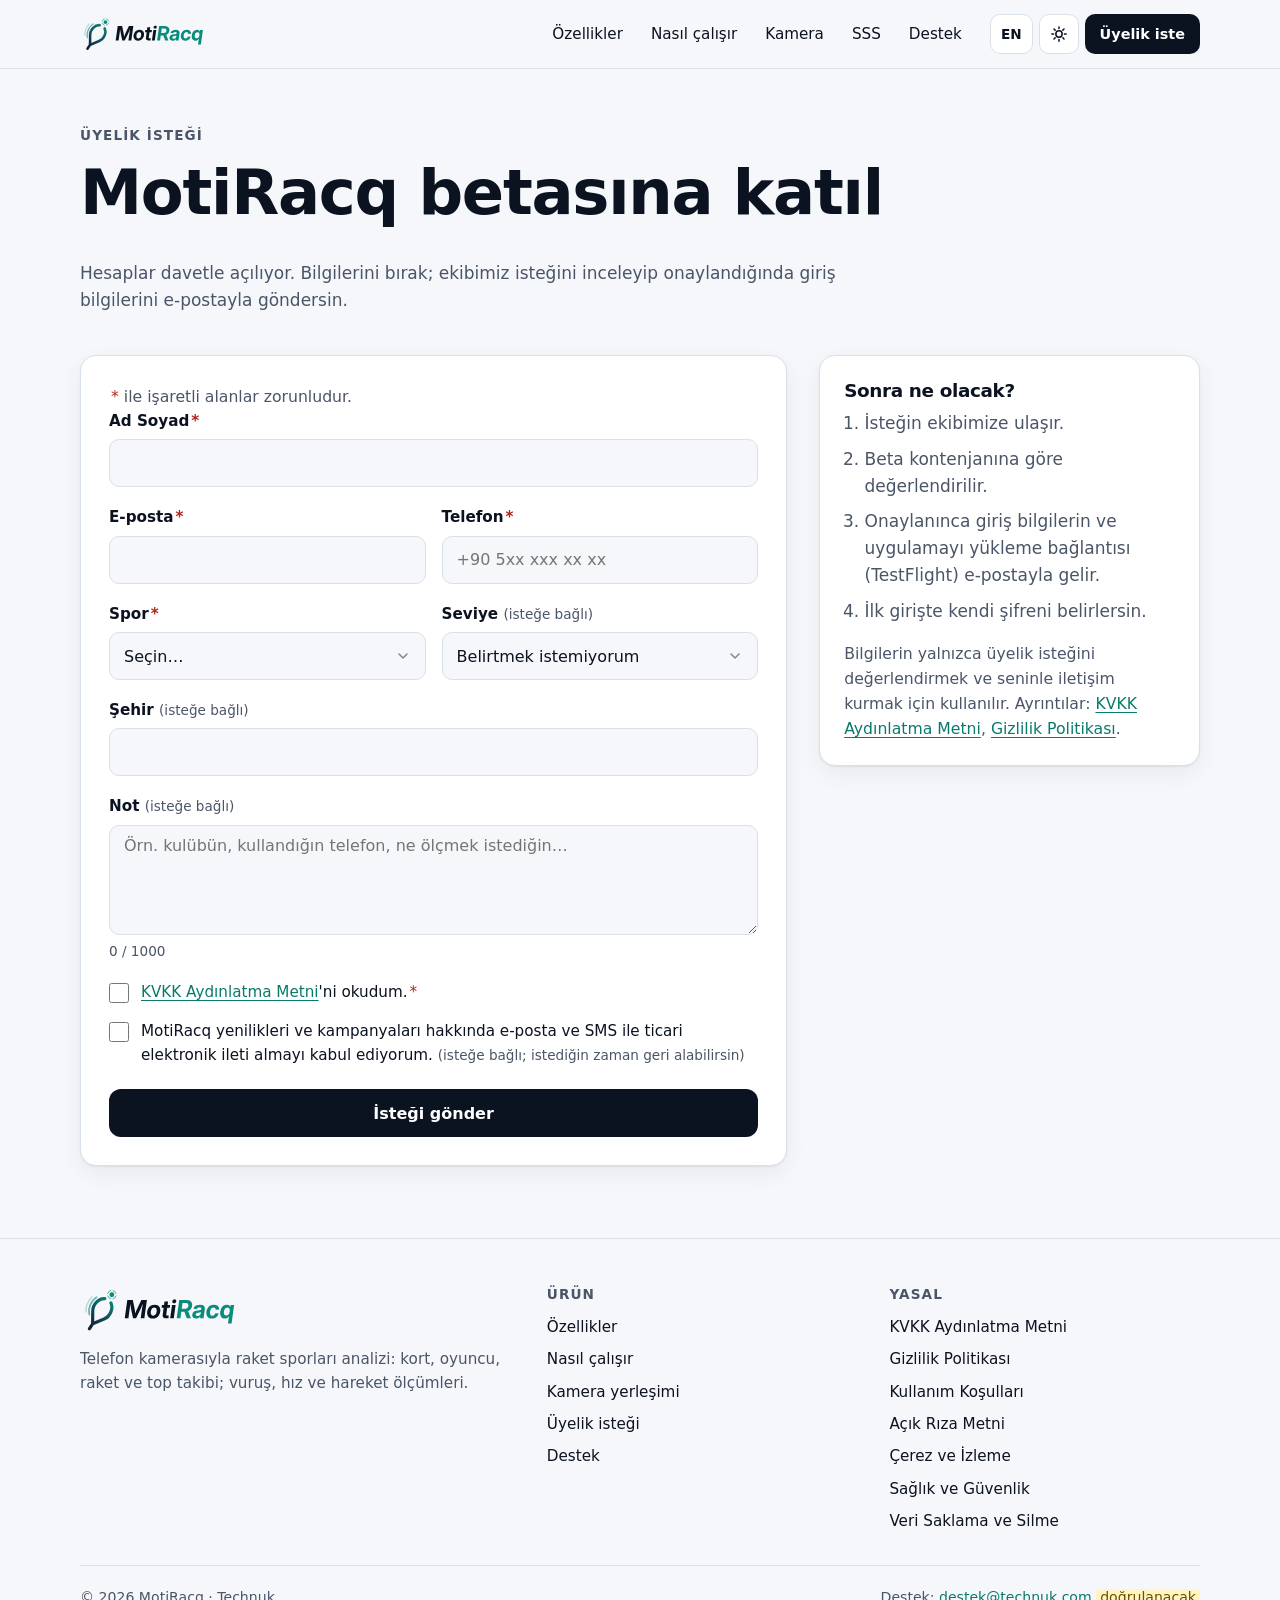
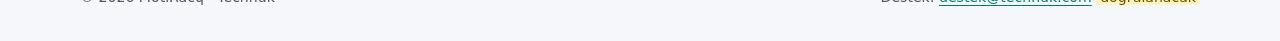
<file: basvuru/index.html>
<!doctype html>
<html lang="tr" data-lang="tr" data-title-tr="Üyelik isteği · MotiRacq" data-title-en="Request access · MotiRacq" data-desc-tr="MotiRacq kapalı betasına katılmak için üyelik isteği gönder." data-desc-en="Send an access request to join the MotiRacq closed beta.">
<head>
<meta charset="utf-8">
<meta name="viewport" content="width=device-width, initial-scale=1, viewport-fit=cover">
<title>Üyelik isteği · MotiRacq</title>
<meta name="description" content="MotiRacq kapalı betasına katılmak için üyelik isteği gönder.">
<link rel="canonical" href="https://motiracq.technuk.com/basvuru/">
<meta name="theme-color" content="#F5F7FA" media="(prefers-color-scheme: light)">
<meta name="theme-color" content="#0B1220" media="(prefers-color-scheme: dark)">
<meta property="og:type" content="website">
<meta property="og:site_name" content="MotiRacq">
<meta property="og:title" content="Üyelik isteği · MotiRacq">
<meta property="og:description" content="MotiRacq kapalı betasına katılmak için üyelik isteği gönder.">
<meta property="og:url" content="https://motiracq.technuk.com/basvuru/">
<meta property="og:image" content="https://motiracq.technuk.com/assets/brand/og-image.png">
<meta property="og:locale" content="tr_TR">
<meta property="og:locale:alternate" content="en_US">
<meta name="twitter:card" content="summary_large_image">
<link rel="icon" href="/assets/brand/favicon.svg" type="image/svg+xml">
<link rel="icon" href="/assets/brand/favicon-32.png" sizes="32x32" type="image/png">
<link rel="apple-touch-icon" href="/assets/brand/apple-touch-icon.png">
<link rel="manifest" href="/site.webmanifest">
<script>
(function(){var d=document.documentElement,l=null,th=null;
try{var q=new URLSearchParams(location.search).get('lang');l=(q==='en'||q==='tr')?q:localStorage.getItem('mrq-lang');th=localStorage.getItem('mrq-theme');}catch(e){}
if(l==='en'){d.setAttribute('data-lang','en');d.setAttribute('lang','en');}
if(th==='dark'||th==='light')d.setAttribute('data-theme',th);})();
</script>
<link rel="stylesheet" href="/assets/site.css?v=mvwvlr8a">
<script src="/assets/site.js?v=mvwvlr8a" defer></script>

<script src="/assets/apply.js?v=mvwvlr8a" defer></script>
</head>
<body>
<a class="skip" href="#main"><span lang="tr">İçeriğe geç</span><span lang="en">Skip to content</span></a>
<header class="site-header">
  <nav class="container nav" aria-label="Ana menü" data-i18n="aria-label" data-tr-aria-label="Ana menü" data-en-aria-label="Main menu">
    <a class="brand" href="/" aria-label="MotiRacq">
      <img class="logo-light" src="/assets/brand/motiracq-logo-horizontal-light.svg" alt="MotiRacq" width="178" height="36">
      <img class="logo-dark" src="/assets/brand/motiracq-logo-horizontal-dark.svg" alt="MotiRacq" width="178" height="36">
    </a>
    <ul class="nav-links" id="nav-links"><li><a href="/#ozellikler"><span lang="tr">Özellikler</span><span lang="en">Features</span></a></li><li><a href="/#nasil-calisir"><span lang="tr">Nasıl çalışır</span><span lang="en">How it works</span></a></li><li><a href="/#kamera"><span lang="tr">Kamera</span><span lang="en">Camera</span></a></li><li><a href="/#sss"><span lang="tr">SSS</span><span lang="en">FAQ</span></a></li><li><a href="/destek/"><span lang="tr">Destek</span><span lang="en">Support</span></a></li></ul>
    <div class="nav-tools">
      <button class="icon-btn" id="lang-toggle" type="button" aria-label="Switch to English">EN</button>
      <button class="icon-btn" id="theme-toggle" type="button" aria-pressed="false" aria-label="Tema"><svg viewBox="0 0 24 24" fill="none" stroke="currentColor" stroke-width="2" stroke-linecap="round" stroke-linejoin="round" aria-hidden="true"><circle cx="12" cy="12" r="4.2"/><path d="M12 2.5v2.2M12 19.3v2.2M2.5 12h2.2M19.3 12h2.2M5.3 5.3l1.5 1.5M17.2 17.2l1.5 1.5M5.3 18.7l1.5-1.5M17.2 6.8l1.5-1.5"/></svg></button>
      <button class="icon-btn menu-btn" id="menu-toggle" type="button" aria-expanded="false" aria-controls="nav-links" data-i18n="aria-label" data-tr-aria-label="Menüyü aç" data-en-aria-label="Open menu" aria-label="Menüyü aç"><svg viewBox="0 0 24 24" fill="none" stroke="currentColor" stroke-width="2" stroke-linecap="round" aria-hidden="true"><path d="M4 7h16M4 12h16M4 17h16"/></svg></button>
      <a class="btn btn-primary btn-sm btn-cta-nav" href="/basvuru/"><span lang="tr">Üyelik iste</span><span lang="en">Request access</span></a>
    </div>
  </nav>
</header>
<main id="main" tabindex="-1">
<div class="container">
  <header class="page-head">
    <p class="kicker"><span lang="tr">Üyelik isteği</span><span lang="en">Access request</span></p>
    <h1 lang="tr">MotiRacq betasına katıl</h1><h1 lang="en">Join the MotiRacq beta</h1>
    <p lang="tr">Hesaplar davetle açılıyor. Bilgilerini bırak; ekibimiz isteğini inceleyip onaylandığında giriş bilgilerini e-postayla göndersin.</p><p lang="en">Accounts are invite-only. Leave your details; our team reviews your request and emails your sign-in details once it is approved.</p>
  </header>
  <div class="form-wrap">
    <div class="card form-card">
      <form id="apply-form" novalidate>
        <p class="hint" style="margin-top:0"><span lang="tr"><span class="req">*</span> ile işaretli alanlar zorunludur.</span><span lang="en">Fields marked <span class="req">*</span> are required.</span></p>
        <div class="field">
          <label for="full_name"><span lang="tr">Ad Soyad</span><span lang="en">Full name</span><span class="req" aria-hidden="true">*</span></label>
          <input id="full_name" name="full_name" type="text" autocomplete="name" required minlength="3" maxlength="120" aria-describedby="err-full_name">
          <p class="err" id="err-full_name" aria-live="polite"></p>
        </div>
        <div class="field-row">
          <div class="field">
            <label for="email"><span lang="tr">E-posta</span><span lang="en">Email</span><span class="req" aria-hidden="true">*</span></label>
            <input id="email" name="email" type="email" autocomplete="email" inputmode="email" required maxlength="200" aria-describedby="err-email">
            <p class="err" id="err-email" aria-live="polite"></p>
          </div>
          <div class="field">
            <label for="phone"><span lang="tr">Telefon</span><span lang="en">Phone</span><span class="req" aria-hidden="true">*</span></label>
            <input id="phone" name="phone" type="tel" autocomplete="tel" inputmode="tel" required minlength="7" maxlength="30" placeholder="+90 5xx xxx xx xx" aria-describedby="err-phone">
            <p class="err" id="err-phone" aria-live="polite"></p>
          </div>
        </div>
        <div class="field-row">
          <div class="field">
            <label for="sport"><span lang="tr">Spor</span><span lang="en">Sport</span><span class="req" aria-hidden="true">*</span></label>
            <select id="sport" name="sport" required aria-describedby="err-sport">
              <option value="" data-i18n="text" data-tr-text="Seçin…" data-en-text="Choose…">Seçin…</option>
              <option value="tennis" data-i18n="text" data-tr-text="Tenis" data-en-text="Tennis">Tenis</option>
              <option value="padel" data-i18n="text" data-tr-text="Padel" data-en-text="Padel">Padel</option>
              <option value="badminton" data-i18n="text" data-tr-text="Badminton" data-en-text="Badminton">Badminton</option>
              <option value="squash" data-i18n="text" data-tr-text="Squash" data-en-text="Squash">Squash</option>
              <option value="pickleball" data-i18n="text" data-tr-text="Pickleball" data-en-text="Pickleball">Pickleball</option>
              <option value="table_tennis" data-i18n="text" data-tr-text="Masa tenisi" data-en-text="Table tennis">Masa tenisi</option>
            </select>
            <p class="err" id="err-sport" aria-live="polite"></p>
          </div>
          <div class="field">
            <label for="level"><span lang="tr">Seviye</span><span lang="en">Level</span> <span class="opt"><span lang="tr">(isteğe bağlı)</span><span lang="en">(optional)</span></span></label>
            <select id="level" name="level" aria-describedby="err-level">
              <option value="" data-i18n="text" data-tr-text="Belirtmek istemiyorum" data-en-text="Prefer not to say">Belirtmek istemiyorum</option>
              <option value="beginner" data-i18n="text" data-tr-text="Başlangıç" data-en-text="Beginner">Başlangıç</option>
              <option value="intermediate" data-i18n="text" data-tr-text="Orta" data-en-text="Intermediate">Orta</option>
              <option value="advanced" data-i18n="text" data-tr-text="İleri" data-en-text="Advanced">İleri</option>
              <option value="competitive" data-i18n="text" data-tr-text="Turnuva / lisanslı" data-en-text="Competitive / licensed">Turnuva / lisanslı</option>
              <option value="coach" data-i18n="text" data-tr-text="Antrenör" data-en-text="Coach">Antrenör</option>
            </select>
            <p class="err" id="err-level" aria-live="polite"></p>
          </div>
        </div>
        <div class="field">
          <label for="city"><span lang="tr">Şehir</span><span lang="en">City</span> <span class="opt"><span lang="tr">(isteğe bağlı)</span><span lang="en">(optional)</span></span></label>
          <input id="city" name="city" type="text" autocomplete="address-level2" maxlength="80" aria-describedby="err-city">
          <p class="err" id="err-city" aria-live="polite"></p>
        </div>
        <div class="field">
          <label for="note"><span lang="tr">Not</span><span lang="en">Note</span> <span class="opt"><span lang="tr">(isteğe bağlı)</span><span lang="en">(optional)</span></span></label>
          <textarea id="note" name="note" maxlength="1000" aria-describedby="note-count err-note" data-i18n="placeholder"
            data-tr-placeholder="Örn. kulübün, kullandığın telefon, ne ölçmek istediğin…" data-en-placeholder="E.g. your club, your phone model, what you want to measure…"
            placeholder="Örn. kulübün, kullandığın telefon, ne ölçmek istediğin…"></textarea>
          <span class="hint" id="note-count">0 / 1000</span>
          <p class="err" id="err-note" aria-live="polite"></p>
        </div>
        <div class="hp" aria-hidden="true">
          <label for="website">Website</label>
          <input id="website" name="website" type="text" tabindex="-1" autocomplete="off">
        </div>
        <label class="check" for="kvkk_consent">
          <input id="kvkk_consent" name="kvkk_consent" type="checkbox" required aria-describedby="err-kvkk_consent">
          <span><span lang="tr"><a href="/kvkk/" target="_blank" rel="noopener">KVKK Aydınlatma Metni</a>'ni okudum.</span><span lang="en">I have read the <a href="/kvkk/" target="_blank" rel="noopener">KVKK Privacy Notice</a>.</span><span class="req" aria-hidden="true">*</span></span>
        </label>
        <p class="err" id="err-kvkk_consent" aria-live="polite"></p>
        <label class="check" for="marketing_opt_in">
          <input id="marketing_opt_in" name="marketing_opt_in" type="checkbox">
          <span><span lang="tr">MotiRacq yenilikleri ve kampanyaları hakkında e-posta ve SMS ile ticari elektronik ileti almayı kabul ediyorum. <span class="opt">(isteğe bağlı; istediğin zaman geri alabilirsin)</span></span><span lang="en">I agree to receive commercial electronic messages about MotiRacq news and offers by email and SMS. <span class="opt">(optional; you can withdraw at any time)</span></span></span>
        </label>
        <button class="btn btn-primary" type="submit" style="width:100%;margin-top:8px">
          <span class="spinner" hidden aria-hidden="true"></span>
          <span class="btn-label"><span lang="tr">İsteği gönder</span><span lang="en">Send request</span></span>
        </button>
        <p id="form-status" class="status" role="status" aria-live="polite"></p>
      </form>
      <div id="apply-success" class="success-panel" hidden tabindex="-1">
        <svg viewBox="0 0 24 24" fill="none" stroke="currentColor" stroke-width="2" stroke-linecap="round" stroke-linejoin="round" aria-hidden="true"><circle cx="12" cy="12" r="10"/><path d="M7.5 12.5l3 3 6-6.5"/></svg>
        <h2 lang="tr">İsteğin alındı</h2><h2 lang="en">Request received</h2>
        <p lang="tr" class="muted">Teşekkürler! Ekibimiz isteğini inceleyecek. Onaylandığında giriş bilgilerin e-posta adresine gönderilecek.</p><p lang="en" class="muted">Thank you! Our team will review your request. Once approved, your sign-in details will be sent to your email address.</p>
        <p><a class="btn btn-ghost" href="/"><span lang="tr">Ana sayfaya dön</span><span lang="en">Back to home</span></a></p>
      </div>
    </div>
    <aside class="card side-card" aria-labelledby="next-title">
      <h2 id="next-title"><span lang="tr">Sonra ne olacak?</span><span lang="en">What happens next?</span></h2>
      <ol>
        <li><span lang="tr">İsteğin ekibimize ulaşır.</span><span lang="en">Your request reaches our team.</span></li>
        <li><span lang="tr">Beta kontenjanına göre değerlendirilir.</span><span lang="en">It is reviewed against the beta capacity.</span></li>
        <li><span lang="tr">Onaylanınca giriş bilgilerin ve uygulamayı yükleme bağlantısı (TestFlight) e-postayla gelir.</span><span lang="en">Once approved, you receive your sign-in details and an install link (TestFlight) by email.</span></li>
        <li><span lang="tr">İlk girişte kendi şifreni belirlersin.</span><span lang="en">You set your own password on first sign-in.</span></li>
      </ol>
      <p class="hint" style="margin-top:16px"><span lang="tr">Bilgilerin yalnızca üyelik isteğini değerlendirmek ve seninle iletişim kurmak için kullanılır. Ayrıntılar: <a href="/kvkk/">KVKK Aydınlatma Metni</a>, <a href="/gizlilik/">Gizlilik Politikası</a>.</span><span lang="en">Your details are used only to review your request and to contact you. Details: <a href="/kvkk/">KVKK Privacy Notice</a>, <a href="/gizlilik/">Privacy Policy</a>.</span></p>
    </aside>
  </div>
</div>
</main>
<footer class="site-footer">
  <div class="container">
    <div class="footer-grid">
      <div>
        <img class="logo-light" src="/assets/brand/motiracq-logo-horizontal-light.svg" alt="MotiRacq" width="158" height="32" loading="lazy">
        <img class="logo-dark" src="/assets/brand/motiracq-logo-horizontal-dark.svg" alt="MotiRacq" width="158" height="32" loading="lazy">
        <p class="muted" style="margin-top:14px;max-width:30em"><span lang="tr">Telefon kamerasıyla raket sporları analizi: kort, oyuncu, raket ve top takibi; vuruş, hız ve hareket ölçümleri.</span><span lang="en">Racket-sports analysis with your phone camera: court, player, racket and ball tracking; stroke, speed and movement metrics.</span></p>
      </div>
      <div>
        <h2><span lang="tr">Ürün</span><span lang="en">Product</span></h2>
        <ul>
          <li><a href="/#ozellikler"><span lang="tr">Özellikler</span><span lang="en">Features</span></a></li>
          <li><a href="/#nasil-calisir"><span lang="tr">Nasıl çalışır</span><span lang="en">How it works</span></a></li>
          <li><a href="/#kamera"><span lang="tr">Kamera yerleşimi</span><span lang="en">Camera placement</span></a></li>
          <li><a href="/basvuru/"><span lang="tr">Üyelik isteği</span><span lang="en">Request access</span></a></li>
          <li><a href="/destek/"><span lang="tr">Destek</span><span lang="en">Support</span></a></li>
        </ul>
      </div>
      <div>
        <h2><span lang="tr">Yasal</span><span lang="en">Legal</span></h2>
        <ul><li><a href="/kvkk/"><span lang="tr">KVKK Aydınlatma Metni</span><span lang="en">KVKK Privacy Notice</span></a></li><li><a href="/gizlilik/"><span lang="tr">Gizlilik Politikası</span><span lang="en">Privacy Policy</span></a></li><li><a href="/kosullar/"><span lang="tr">Kullanım Koşulları</span><span lang="en">Terms of Use</span></a></li><li><a href="/acik-riza/"><span lang="tr">Açık Rıza Metni</span><span lang="en">Explicit Consent</span></a></li><li><a href="/cerez/"><span lang="tr">Çerez ve İzleme</span><span lang="en">Cookies & Tracking</span></a></li><li><a href="/saglik-uyarisi/"><span lang="tr">Sağlık ve Güvenlik</span><span lang="en">Health & Safety</span></a></li><li><a href="/veri-silme/"><span lang="tr">Veri Saklama ve Silme</span><span lang="en">Data Retention & Deletion</span></a></li></ul>
      </div>
    </div>
    <div class="footer-bottom">
      <span>© <span id="year">2026</span> MotiRacq · Technuk</span>
      <span><span lang="tr">Destek</span><span lang="en">Support</span>: <a href="mailto:destek@technuk.com">destek@technuk.com</a> <mark class="ph"><span lang="tr">doğrulanacak</span><span lang="en">to be confirmed</span></mark></span>
    </div>
  </div>
</footer>
</body>
</html>
</file>
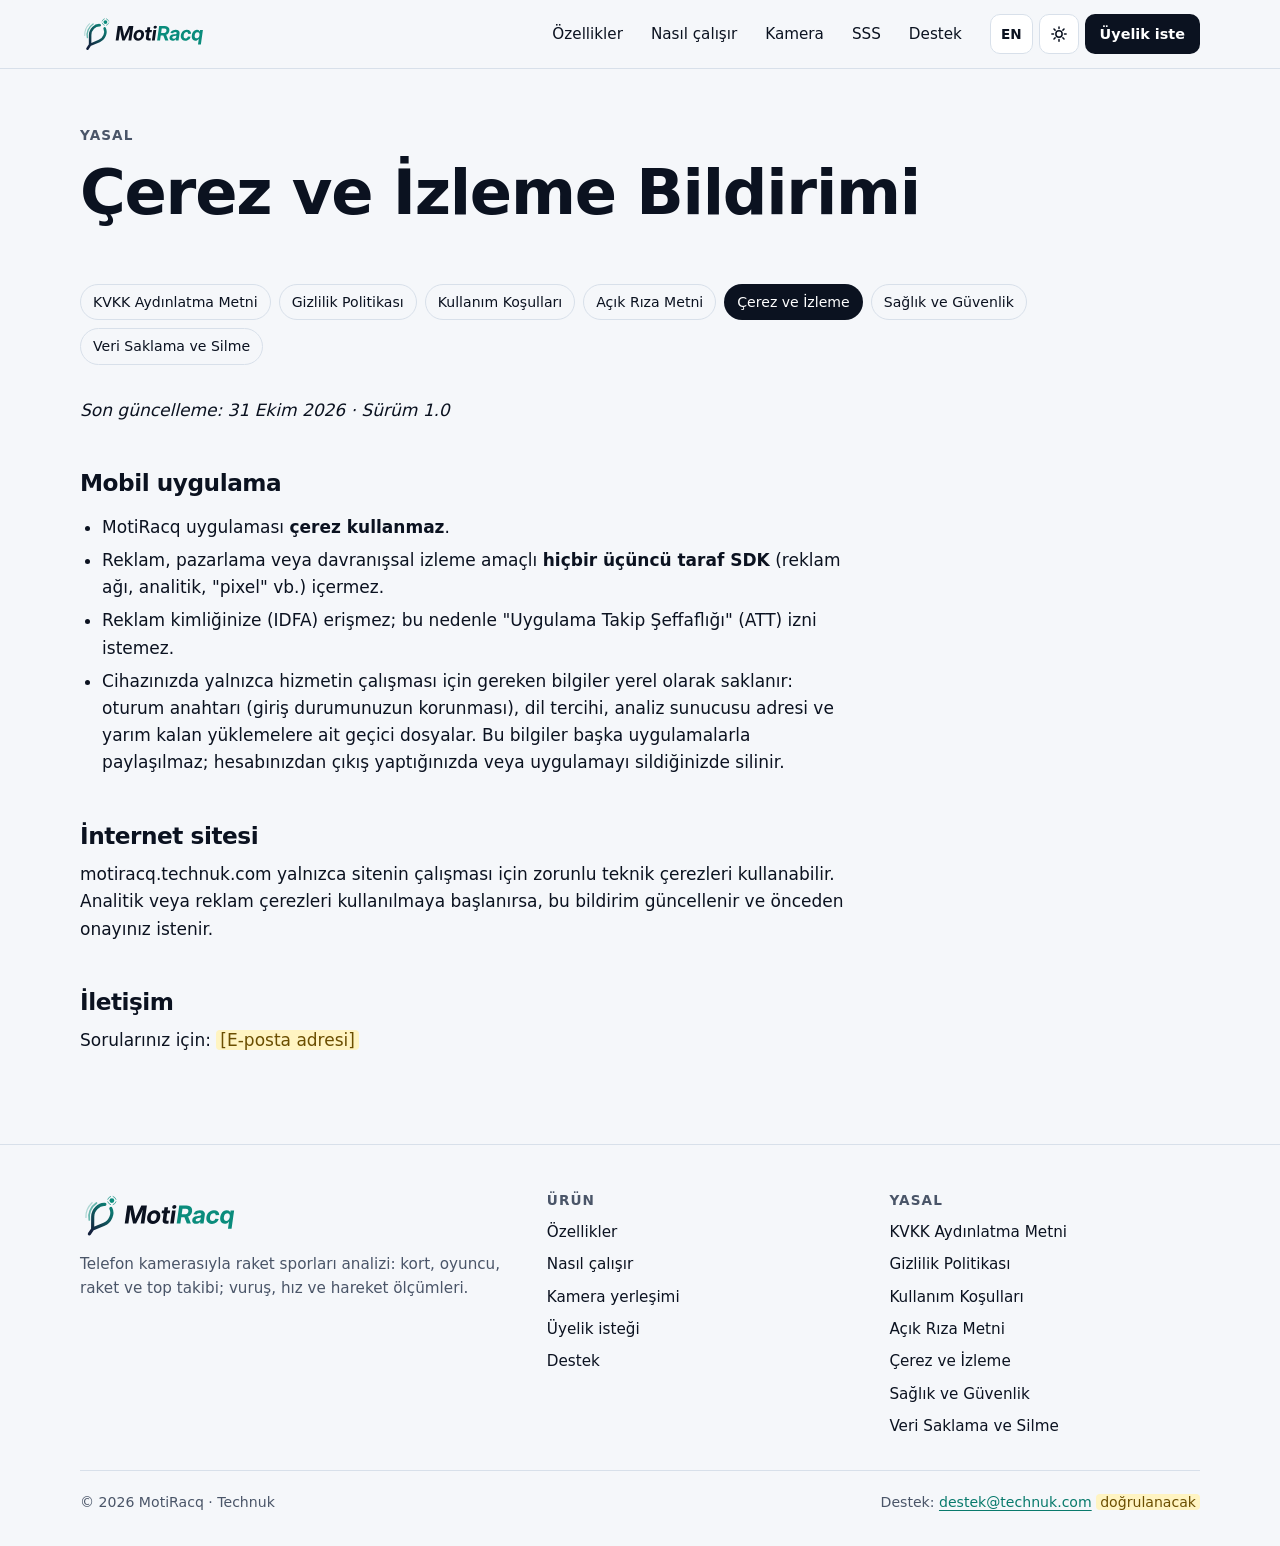
<file: cerez/index.html>
<!doctype html>
<html lang="tr" data-lang="tr" data-title-tr="Çerez ve İzleme Bildirimi · MotiRacq" data-title-en="Cookies and Tracking Notice · MotiRacq" data-desc-tr="MotiRacq Çerez ve İzleme Bildirimi." data-desc-en="MotiRacq Cookies and Tracking Notice.">
<head>
<meta charset="utf-8">
<meta name="viewport" content="width=device-width, initial-scale=1, viewport-fit=cover">
<title>Çerez ve İzleme Bildirimi · MotiRacq</title>
<meta name="description" content="MotiRacq Çerez ve İzleme Bildirimi.">
<link rel="canonical" href="https://motiracq.technuk.com/cerez/">
<meta name="theme-color" content="#F5F7FA" media="(prefers-color-scheme: light)">
<meta name="theme-color" content="#0B1220" media="(prefers-color-scheme: dark)">
<meta property="og:type" content="website">
<meta property="og:site_name" content="MotiRacq">
<meta property="og:title" content="Çerez ve İzleme Bildirimi · MotiRacq">
<meta property="og:description" content="MotiRacq Çerez ve İzleme Bildirimi.">
<meta property="og:url" content="https://motiracq.technuk.com/cerez/">
<meta property="og:image" content="https://motiracq.technuk.com/assets/brand/og-image.png">
<meta property="og:locale" content="tr_TR">
<meta property="og:locale:alternate" content="en_US">
<meta name="twitter:card" content="summary_large_image">
<link rel="icon" href="/assets/brand/favicon.svg" type="image/svg+xml">
<link rel="icon" href="/assets/brand/favicon-32.png" sizes="32x32" type="image/png">
<link rel="apple-touch-icon" href="/assets/brand/apple-touch-icon.png">
<link rel="manifest" href="/site.webmanifest">
<script>
(function(){var d=document.documentElement,l=null,th=null;
try{var q=new URLSearchParams(location.search).get('lang');l=(q==='en'||q==='tr')?q:localStorage.getItem('mrq-lang');th=localStorage.getItem('mrq-theme');}catch(e){}
if(l==='en'){d.setAttribute('data-lang','en');d.setAttribute('lang','en');}
if(th==='dark'||th==='light')d.setAttribute('data-theme',th);})();
</script>
<link rel="stylesheet" href="/assets/site.css?v=mvwvlr8a">
<script src="/assets/site.js?v=mvwvlr8a" defer></script>


</head>
<body>
<a class="skip" href="#main"><span lang="tr">İçeriğe geç</span><span lang="en">Skip to content</span></a>
<header class="site-header">
  <nav class="container nav" aria-label="Ana menü" data-i18n="aria-label" data-tr-aria-label="Ana menü" data-en-aria-label="Main menu">
    <a class="brand" href="/" aria-label="MotiRacq">
      <img class="logo-light" src="/assets/brand/motiracq-logo-horizontal-light.svg" alt="MotiRacq" width="178" height="36">
      <img class="logo-dark" src="/assets/brand/motiracq-logo-horizontal-dark.svg" alt="MotiRacq" width="178" height="36">
    </a>
    <ul class="nav-links" id="nav-links"><li><a href="/#ozellikler"><span lang="tr">Özellikler</span><span lang="en">Features</span></a></li><li><a href="/#nasil-calisir"><span lang="tr">Nasıl çalışır</span><span lang="en">How it works</span></a></li><li><a href="/#kamera"><span lang="tr">Kamera</span><span lang="en">Camera</span></a></li><li><a href="/#sss"><span lang="tr">SSS</span><span lang="en">FAQ</span></a></li><li><a href="/destek/"><span lang="tr">Destek</span><span lang="en">Support</span></a></li></ul>
    <div class="nav-tools">
      <button class="icon-btn" id="lang-toggle" type="button" aria-label="Switch to English">EN</button>
      <button class="icon-btn" id="theme-toggle" type="button" aria-pressed="false" aria-label="Tema"><svg viewBox="0 0 24 24" fill="none" stroke="currentColor" stroke-width="2" stroke-linecap="round" stroke-linejoin="round" aria-hidden="true"><circle cx="12" cy="12" r="4.2"/><path d="M12 2.5v2.2M12 19.3v2.2M2.5 12h2.2M19.3 12h2.2M5.3 5.3l1.5 1.5M17.2 17.2l1.5 1.5M5.3 18.7l1.5-1.5M17.2 6.8l1.5-1.5"/></svg></button>
      <button class="icon-btn menu-btn" id="menu-toggle" type="button" aria-expanded="false" aria-controls="nav-links" data-i18n="aria-label" data-tr-aria-label="Menüyü aç" data-en-aria-label="Open menu" aria-label="Menüyü aç"><svg viewBox="0 0 24 24" fill="none" stroke="currentColor" stroke-width="2" stroke-linecap="round" aria-hidden="true"><path d="M4 7h16M4 12h16M4 17h16"/></svg></button>
      <a class="btn btn-primary btn-sm btn-cta-nav" href="/basvuru/"><span lang="tr">Üyelik iste</span><span lang="en">Request access</span></a>
    </div>
  </nav>
</header>
<main id="main" tabindex="-1">
<div class="container">
  <header class="page-head">
    <p class="kicker"><span lang="tr">Yasal</span><span lang="en">Legal</span></p>
    <h1 lang="tr">Çerez ve İzleme Bildirimi</h1><h1 lang="en">Cookies and Tracking Notice</h1>
  </header>
  <ul class="legal-nav" aria-label="Yasal metinler"><li><a href="/kvkk/"><span lang="tr">KVKK Aydınlatma Metni</span><span lang="en">KVKK Privacy Notice</span></a></li><li><a href="/gizlilik/"><span lang="tr">Gizlilik Politikası</span><span lang="en">Privacy Policy</span></a></li><li><a href="/kosullar/"><span lang="tr">Kullanım Koşulları</span><span lang="en">Terms of Use</span></a></li><li><a href="/acik-riza/"><span lang="tr">Açık Rıza Metni</span><span lang="en">Explicit Consent</span></a></li><li><a href="/cerez/" aria-current="page"><span lang="tr">Çerez ve İzleme</span><span lang="en">Cookies & Tracking</span></a></li><li><a href="/saglik-uyarisi/"><span lang="tr">Sağlık ve Güvenlik</span><span lang="en">Health & Safety</span></a></li><li><a href="/veri-silme/"><span lang="tr">Veri Saklama ve Silme</span><span lang="en">Data Retention & Deletion</span></a></li></ul>
  <article class="doc">
    <div lang="tr"><p><em>Son güncelleme: 31 Ekim 2026 · Sürüm 1.0</em></p>
<h2 id="mobil-uygulama">Mobil uygulama</h2>
<ul><li>MotiRacq uygulaması <strong>çerez kullanmaz</strong>.</li><li>Reklam, pazarlama veya davranışsal izleme amaçlı <strong>hiçbir üçüncü taraf SDK</strong> (reklam ağı, analitik, &quot;pixel&quot; vb.) içermez.</li><li>Reklam kimliğinize (IDFA) erişmez; bu nedenle &quot;Uygulama Takip Şeffaflığı&quot; (ATT) izni istemez.</li><li>Cihazınızda yalnızca hizmetin çalışması için gereken bilgiler yerel olarak saklanır: oturum anahtarı (giriş durumunuzun korunması), dil tercihi, analiz sunucusu adresi ve yarım kalan yüklemelere ait geçici dosyalar. Bu bilgiler başka uygulamalarla paylaşılmaz; hesabınızdan çıkış yaptığınızda veya uygulamayı sildiğinizde silinir.</li></ul>
<h2 id="internet-sitesi">İnternet sitesi</h2>
<p>motiracq.technuk.com yalnızca sitenin çalışması için zorunlu teknik çerezleri kullanabilir. Analitik veya reklam çerezleri kullanılmaya başlanırsa, bu bildirim güncellenir ve önceden onayınız istenir.</p>
<h2 id="iletisim">İletişim</h2>
<p>Sorularınız için: <mark class="ph" title="Doldurulacak / to be filled">[E-posta adresi]</mark></p></div>
    <div lang="en"><div class="notice">This English translation is provided for convenience; the Turkish version is legally binding.</div><p><em>Last updated: 31 October 2026 · Version 1.0</em></p>
<h2 id="mobile-app">Mobile app</h2>
<ul><li>The MotiRacq app <strong>uses no cookies</strong>.</li><li>It contains <strong>no third-party SDKs</strong> for advertising, marketing or behavioural tracking (ad networks, analytics, &quot;pixels&quot;, etc.).</li><li>It does not access your advertising identifier (IDFA) and therefore does not ask for App Tracking Transparency (ATT) permission.</li><li>Only what the app needs to work is stored locally on your device: the session token (keeps you signed in), language preference, analysis server address and temporary files of unfinished uploads. This is not shared with other apps and is removed when you sign out or delete the app.</li></ul>
<h2 id="website">Website</h2>
<p>motiracq.technuk.com may use only strictly necessary technical cookies. If analytics or advertising cookies are ever introduced, this notice will be updated and your consent asked for beforehand.</p>
<h2 id="contact">Contact</h2>
<p>Questions: <mark class="ph" title="Doldurulacak / to be filled">[E-mail address]</mark></p></div>
  </article>
</div>
</main>
<footer class="site-footer">
  <div class="container">
    <div class="footer-grid">
      <div>
        <img class="logo-light" src="/assets/brand/motiracq-logo-horizontal-light.svg" alt="MotiRacq" width="158" height="32" loading="lazy">
        <img class="logo-dark" src="/assets/brand/motiracq-logo-horizontal-dark.svg" alt="MotiRacq" width="158" height="32" loading="lazy">
        <p class="muted" style="margin-top:14px;max-width:30em"><span lang="tr">Telefon kamerasıyla raket sporları analizi: kort, oyuncu, raket ve top takibi; vuruş, hız ve hareket ölçümleri.</span><span lang="en">Racket-sports analysis with your phone camera: court, player, racket and ball tracking; stroke, speed and movement metrics.</span></p>
      </div>
      <div>
        <h2><span lang="tr">Ürün</span><span lang="en">Product</span></h2>
        <ul>
          <li><a href="/#ozellikler"><span lang="tr">Özellikler</span><span lang="en">Features</span></a></li>
          <li><a href="/#nasil-calisir"><span lang="tr">Nasıl çalışır</span><span lang="en">How it works</span></a></li>
          <li><a href="/#kamera"><span lang="tr">Kamera yerleşimi</span><span lang="en">Camera placement</span></a></li>
          <li><a href="/basvuru/"><span lang="tr">Üyelik isteği</span><span lang="en">Request access</span></a></li>
          <li><a href="/destek/"><span lang="tr">Destek</span><span lang="en">Support</span></a></li>
        </ul>
      </div>
      <div>
        <h2><span lang="tr">Yasal</span><span lang="en">Legal</span></h2>
        <ul><li><a href="/kvkk/"><span lang="tr">KVKK Aydınlatma Metni</span><span lang="en">KVKK Privacy Notice</span></a></li><li><a href="/gizlilik/"><span lang="tr">Gizlilik Politikası</span><span lang="en">Privacy Policy</span></a></li><li><a href="/kosullar/"><span lang="tr">Kullanım Koşulları</span><span lang="en">Terms of Use</span></a></li><li><a href="/acik-riza/"><span lang="tr">Açık Rıza Metni</span><span lang="en">Explicit Consent</span></a></li><li><a href="/cerez/"><span lang="tr">Çerez ve İzleme</span><span lang="en">Cookies & Tracking</span></a></li><li><a href="/saglik-uyarisi/"><span lang="tr">Sağlık ve Güvenlik</span><span lang="en">Health & Safety</span></a></li><li><a href="/veri-silme/"><span lang="tr">Veri Saklama ve Silme</span><span lang="en">Data Retention & Deletion</span></a></li></ul>
      </div>
    </div>
    <div class="footer-bottom">
      <span>© <span id="year">2026</span> MotiRacq · Technuk</span>
      <span><span lang="tr">Destek</span><span lang="en">Support</span>: <a href="mailto:destek@technuk.com">destek@technuk.com</a> <mark class="ph"><span lang="tr">doğrulanacak</span><span lang="en">to be confirmed</span></mark></span>
    </div>
  </div>
</footer>
</body>
</html>
</file>
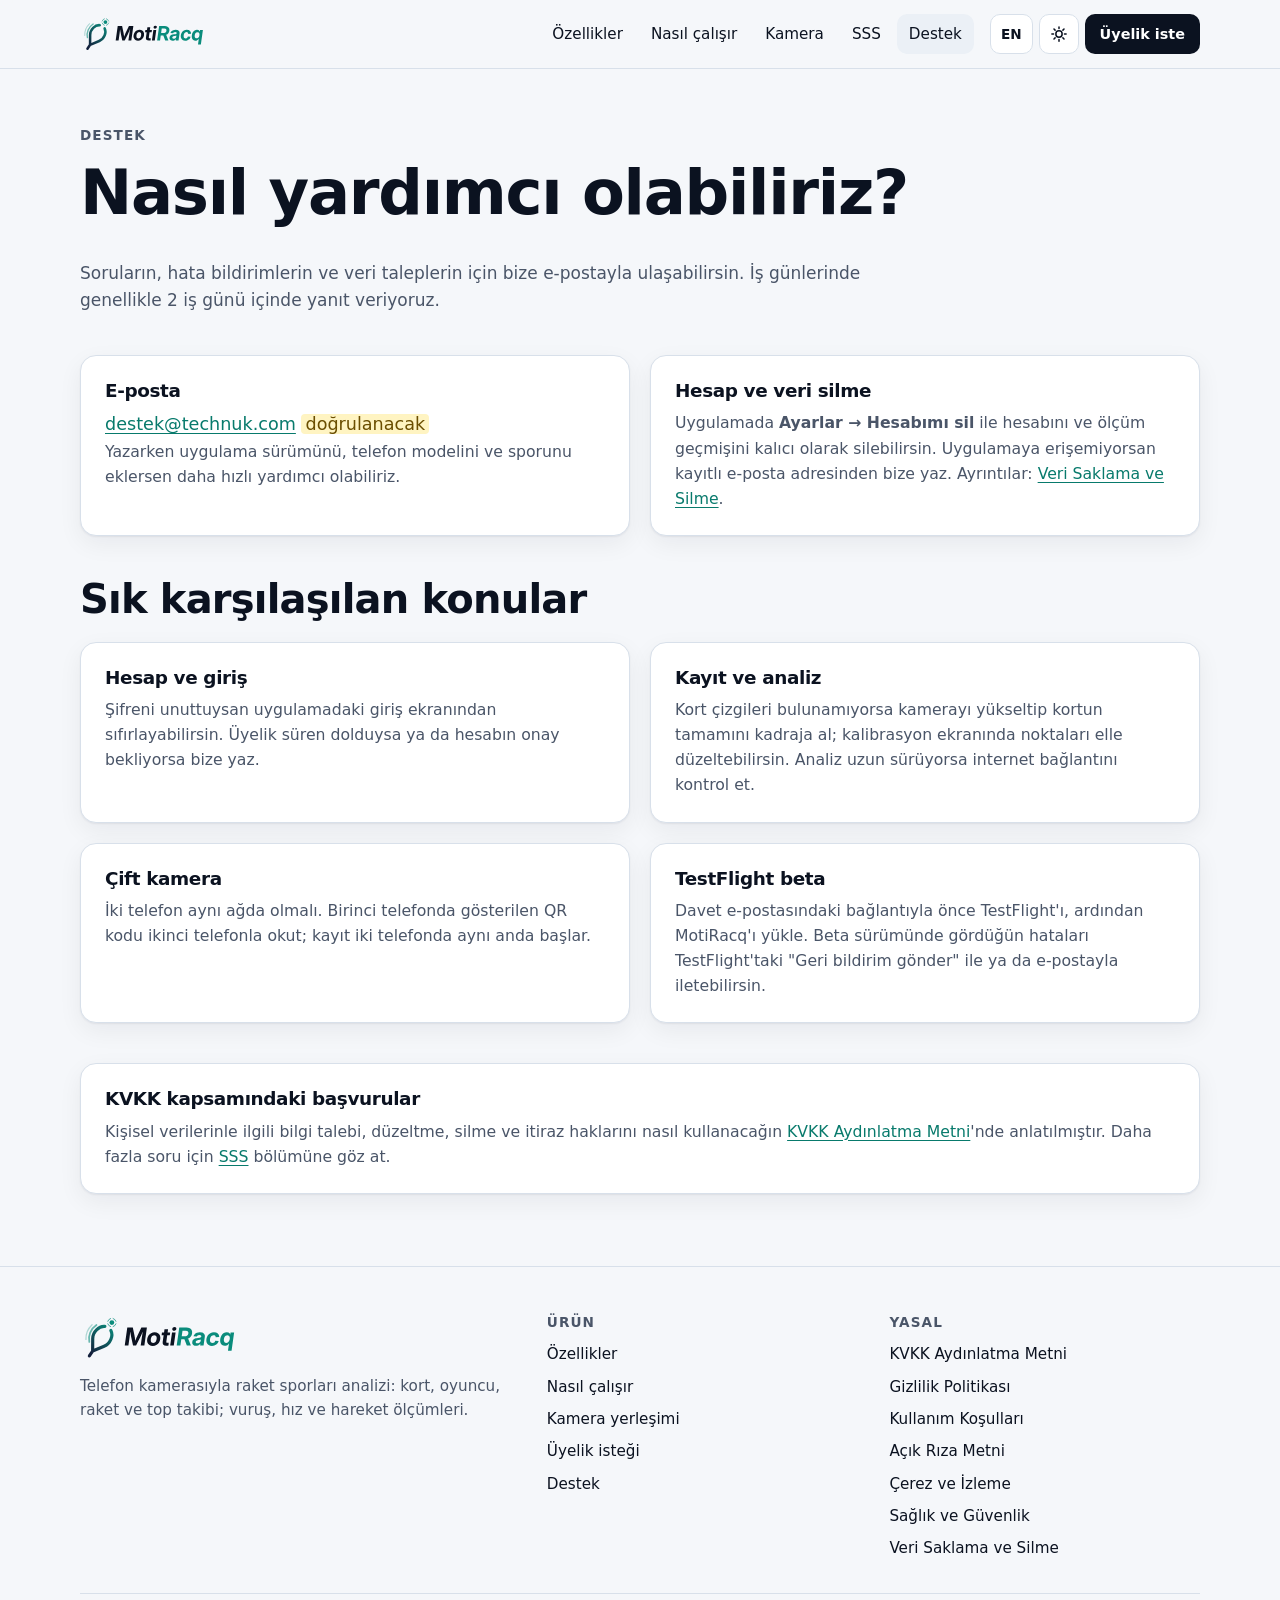
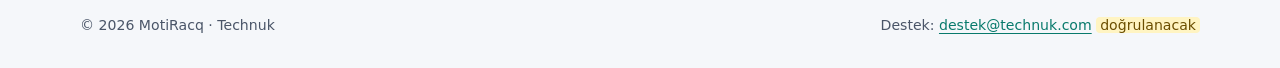
<file: destek/index.html>
<!doctype html>
<html lang="tr" data-lang="tr" data-title-tr="Destek · MotiRacq" data-title-en="Support · MotiRacq" data-desc-tr="MotiRacq destek: iletişim, hesap silme, kayıt ve analiz ipuçları." data-desc-en="MotiRacq support: contact, account deletion, recording and analysis tips.">
<head>
<meta charset="utf-8">
<meta name="viewport" content="width=device-width, initial-scale=1, viewport-fit=cover">
<title>Destek · MotiRacq</title>
<meta name="description" content="MotiRacq destek: iletişim, hesap silme, kayıt ve analiz ipuçları.">
<link rel="canonical" href="https://motiracq.technuk.com/destek/">
<meta name="theme-color" content="#F5F7FA" media="(prefers-color-scheme: light)">
<meta name="theme-color" content="#0B1220" media="(prefers-color-scheme: dark)">
<meta property="og:type" content="website">
<meta property="og:site_name" content="MotiRacq">
<meta property="og:title" content="Destek · MotiRacq">
<meta property="og:description" content="MotiRacq destek: iletişim, hesap silme, kayıt ve analiz ipuçları.">
<meta property="og:url" content="https://motiracq.technuk.com/destek/">
<meta property="og:image" content="https://motiracq.technuk.com/assets/brand/og-image.png">
<meta property="og:locale" content="tr_TR">
<meta property="og:locale:alternate" content="en_US">
<meta name="twitter:card" content="summary_large_image">
<link rel="icon" href="/assets/brand/favicon.svg" type="image/svg+xml">
<link rel="icon" href="/assets/brand/favicon-32.png" sizes="32x32" type="image/png">
<link rel="apple-touch-icon" href="/assets/brand/apple-touch-icon.png">
<link rel="manifest" href="/site.webmanifest">
<script>
(function(){var d=document.documentElement,l=null,th=null;
try{var q=new URLSearchParams(location.search).get('lang');l=(q==='en'||q==='tr')?q:localStorage.getItem('mrq-lang');th=localStorage.getItem('mrq-theme');}catch(e){}
if(l==='en'){d.setAttribute('data-lang','en');d.setAttribute('lang','en');}
if(th==='dark'||th==='light')d.setAttribute('data-theme',th);})();
</script>
<link rel="stylesheet" href="/assets/site.css?v=mvwvlr8a">
<script src="/assets/site.js?v=mvwvlr8a" defer></script>


</head>
<body>
<a class="skip" href="#main"><span lang="tr">İçeriğe geç</span><span lang="en">Skip to content</span></a>
<header class="site-header">
  <nav class="container nav" aria-label="Ana menü" data-i18n="aria-label" data-tr-aria-label="Ana menü" data-en-aria-label="Main menu">
    <a class="brand" href="/" aria-label="MotiRacq">
      <img class="logo-light" src="/assets/brand/motiracq-logo-horizontal-light.svg" alt="MotiRacq" width="178" height="36">
      <img class="logo-dark" src="/assets/brand/motiracq-logo-horizontal-dark.svg" alt="MotiRacq" width="178" height="36">
    </a>
    <ul class="nav-links" id="nav-links"><li><a href="/#ozellikler"><span lang="tr">Özellikler</span><span lang="en">Features</span></a></li><li><a href="/#nasil-calisir"><span lang="tr">Nasıl çalışır</span><span lang="en">How it works</span></a></li><li><a href="/#kamera"><span lang="tr">Kamera</span><span lang="en">Camera</span></a></li><li><a href="/#sss"><span lang="tr">SSS</span><span lang="en">FAQ</span></a></li><li><a href="/destek/" aria-current="page"><span lang="tr">Destek</span><span lang="en">Support</span></a></li></ul>
    <div class="nav-tools">
      <button class="icon-btn" id="lang-toggle" type="button" aria-label="Switch to English">EN</button>
      <button class="icon-btn" id="theme-toggle" type="button" aria-pressed="false" aria-label="Tema"><svg viewBox="0 0 24 24" fill="none" stroke="currentColor" stroke-width="2" stroke-linecap="round" stroke-linejoin="round" aria-hidden="true"><circle cx="12" cy="12" r="4.2"/><path d="M12 2.5v2.2M12 19.3v2.2M2.5 12h2.2M19.3 12h2.2M5.3 5.3l1.5 1.5M17.2 17.2l1.5 1.5M5.3 18.7l1.5-1.5M17.2 6.8l1.5-1.5"/></svg></button>
      <button class="icon-btn menu-btn" id="menu-toggle" type="button" aria-expanded="false" aria-controls="nav-links" data-i18n="aria-label" data-tr-aria-label="Menüyü aç" data-en-aria-label="Open menu" aria-label="Menüyü aç"><svg viewBox="0 0 24 24" fill="none" stroke="currentColor" stroke-width="2" stroke-linecap="round" aria-hidden="true"><path d="M4 7h16M4 12h16M4 17h16"/></svg></button>
      <a class="btn btn-primary btn-sm btn-cta-nav" href="/basvuru/"><span lang="tr">Üyelik iste</span><span lang="en">Request access</span></a>
    </div>
  </nav>
</header>
<main id="main" tabindex="-1">
<div class="container">
  <header class="page-head">
    <p class="kicker"><span lang="tr">Destek</span><span lang="en">Support</span></p>
    <h1 lang="tr">Nasıl yardımcı olabiliriz?</h1><h1 lang="en">How can we help?</h1>
    <p lang="tr">Soruların, hata bildirimlerin ve veri taleplerin için bize e-postayla ulaşabilirsin. İş günlerinde genellikle 2 iş günü içinde yanıt veriyoruz.</p><p lang="en">Reach us by email for questions, bug reports and data requests. On business days we usually reply within 2 business days.</p>
  </header>
  <div class="contact-grid">
    <div class="card">
      <h2 style="font-size:1.15rem"><span lang="tr">E-posta</span><span lang="en">Email</span></h2>
      <p style="font-size:1.1rem;color:var(--text)"><a href="mailto:destek@technuk.com">destek@technuk.com</a> <mark class="ph"><span lang="tr">doğrulanacak</span><span lang="en">to be confirmed</span></mark></p>
      <p><span lang="tr">Yazarken uygulama sürümünü, telefon modelini ve sporunu eklersen daha hızlı yardımcı olabiliriz.</span><span lang="en">Including the app version, phone model and sport helps us answer faster.</span></p>
    </div>
    <div class="card" id="hesap-silme">
      <h2 style="font-size:1.15rem"><span lang="tr">Hesap ve veri silme</span><span lang="en">Account & data deletion</span></h2>
      <p><span lang="tr">Uygulamada <strong>Ayarlar → Hesabımı sil</strong> ile hesabını ve ölçüm geçmişini kalıcı olarak silebilirsin. Uygulamaya erişemiyorsan kayıtlı e-posta adresinden bize yaz. Ayrıntılar: <a href="/veri-silme/">Veri Saklama ve Silme</a>.</span><span lang="en">In the app, go to <strong>Settings → Delete my account</strong> to permanently delete your account and measurement history. If you cannot access the app, email us from your registered address. Details: <a href="/veri-silme/">Data Retention &amp; Deletion</a>.</span></p>
    </div>
  </div>
  <div class="section-head" style="margin-bottom:20px"><h2 lang="tr">Sık karşılaşılan konular</h2><h2 lang="en">Common topics</h2></div>
  <div class="grid grid-2" style="margin-bottom:40px">
    <article class="card"><h3><span lang="tr">Hesap ve giriş</span><span lang="en">Account & sign-in</span></h3><p><span lang="tr">Şifreni unuttuysan uygulamadaki giriş ekranından sıfırlayabilirsin. Üyelik süren dolduysa ya da hesabın onay bekliyorsa bize yaz.</span><span lang="en">Forgot your password? Reset it from the sign-in screen in the app. If your membership has expired or your account is awaiting approval, write to us.</span></p></article>
    <article class="card"><h3><span lang="tr">Kayıt ve analiz</span><span lang="en">Recording & analysis</span></h3><p><span lang="tr">Kort çizgileri bulunamıyorsa kamerayı yükseltip kortun tamamını kadraja al; kalibrasyon ekranında noktaları elle düzeltebilirsin. Analiz uzun sürüyorsa internet bağlantını kontrol et.</span><span lang="en">If the court lines are not found, raise the camera and get the whole court in frame; you can adjust the points by hand on the calibration screen. If analysis takes long, check your internet connection.</span></p></article>
    <article class="card"><h3><span lang="tr">Çift kamera</span><span lang="en">Dual camera</span></h3><p><span lang="tr">İki telefon aynı ağda olmalı. Birinci telefonda gösterilen QR kodu ikinci telefonla okut; kayıt iki telefonda aynı anda başlar.</span><span lang="en">Both phones must be on the same network. Scan the QR code shown on the first phone with the second one; recording starts on both at the same time.</span></p></article>
    <article class="card"><h3><span lang="tr">TestFlight beta</span><span lang="en">TestFlight beta</span></h3><p><span lang="tr">Davet e-postasındaki bağlantıyla önce TestFlight'ı, ardından MotiRacq'ı yükle. Beta sürümünde gördüğün hataları TestFlight'taki "Geri bildirim gönder" ile ya da e-postayla iletebilirsin.</span><span lang="en">Use the link in your invitation email to install TestFlight and then MotiRacq. Report beta issues with "Send Beta Feedback" in TestFlight or by email.</span></p></article>
  </div>
  <div class="card" style="margin-bottom:72px">
    <h2 style="font-size:1.15rem"><span lang="tr">KVKK kapsamındaki başvurular</span><span lang="en">Requests under KVKK (data protection law)</span></h2>
    <p><span lang="tr">Kişisel verilerinle ilgili bilgi talebi, düzeltme, silme ve itiraz haklarını nasıl kullanacağın <a href="/kvkk/">KVKK Aydınlatma Metni</a>'nde anlatılmıştır. Daha fazla soru için <a href="/#sss">SSS</a> bölümüne göz at.</span><span lang="en">How to exercise your rights to access, rectify, delete or object regarding your personal data is described in the <a href="/kvkk/">KVKK Privacy Notice</a>. For more questions see the <a href="/#sss">FAQ</a>.</span></p>
  </div>
</div>
</main>
<footer class="site-footer">
  <div class="container">
    <div class="footer-grid">
      <div>
        <img class="logo-light" src="/assets/brand/motiracq-logo-horizontal-light.svg" alt="MotiRacq" width="158" height="32" loading="lazy">
        <img class="logo-dark" src="/assets/brand/motiracq-logo-horizontal-dark.svg" alt="MotiRacq" width="158" height="32" loading="lazy">
        <p class="muted" style="margin-top:14px;max-width:30em"><span lang="tr">Telefon kamerasıyla raket sporları analizi: kort, oyuncu, raket ve top takibi; vuruş, hız ve hareket ölçümleri.</span><span lang="en">Racket-sports analysis with your phone camera: court, player, racket and ball tracking; stroke, speed and movement metrics.</span></p>
      </div>
      <div>
        <h2><span lang="tr">Ürün</span><span lang="en">Product</span></h2>
        <ul>
          <li><a href="/#ozellikler"><span lang="tr">Özellikler</span><span lang="en">Features</span></a></li>
          <li><a href="/#nasil-calisir"><span lang="tr">Nasıl çalışır</span><span lang="en">How it works</span></a></li>
          <li><a href="/#kamera"><span lang="tr">Kamera yerleşimi</span><span lang="en">Camera placement</span></a></li>
          <li><a href="/basvuru/"><span lang="tr">Üyelik isteği</span><span lang="en">Request access</span></a></li>
          <li><a href="/destek/"><span lang="tr">Destek</span><span lang="en">Support</span></a></li>
        </ul>
      </div>
      <div>
        <h2><span lang="tr">Yasal</span><span lang="en">Legal</span></h2>
        <ul><li><a href="/kvkk/"><span lang="tr">KVKK Aydınlatma Metni</span><span lang="en">KVKK Privacy Notice</span></a></li><li><a href="/gizlilik/"><span lang="tr">Gizlilik Politikası</span><span lang="en">Privacy Policy</span></a></li><li><a href="/kosullar/"><span lang="tr">Kullanım Koşulları</span><span lang="en">Terms of Use</span></a></li><li><a href="/acik-riza/"><span lang="tr">Açık Rıza Metni</span><span lang="en">Explicit Consent</span></a></li><li><a href="/cerez/"><span lang="tr">Çerez ve İzleme</span><span lang="en">Cookies & Tracking</span></a></li><li><a href="/saglik-uyarisi/"><span lang="tr">Sağlık ve Güvenlik</span><span lang="en">Health & Safety</span></a></li><li><a href="/veri-silme/"><span lang="tr">Veri Saklama ve Silme</span><span lang="en">Data Retention & Deletion</span></a></li></ul>
      </div>
    </div>
    <div class="footer-bottom">
      <span>© <span id="year">2026</span> MotiRacq · Technuk</span>
      <span><span lang="tr">Destek</span><span lang="en">Support</span>: <a href="mailto:destek@technuk.com">destek@technuk.com</a> <mark class="ph"><span lang="tr">doğrulanacak</span><span lang="en">to be confirmed</span></mark></span>
    </div>
  </div>
</footer>
</body>
</html>
</file>
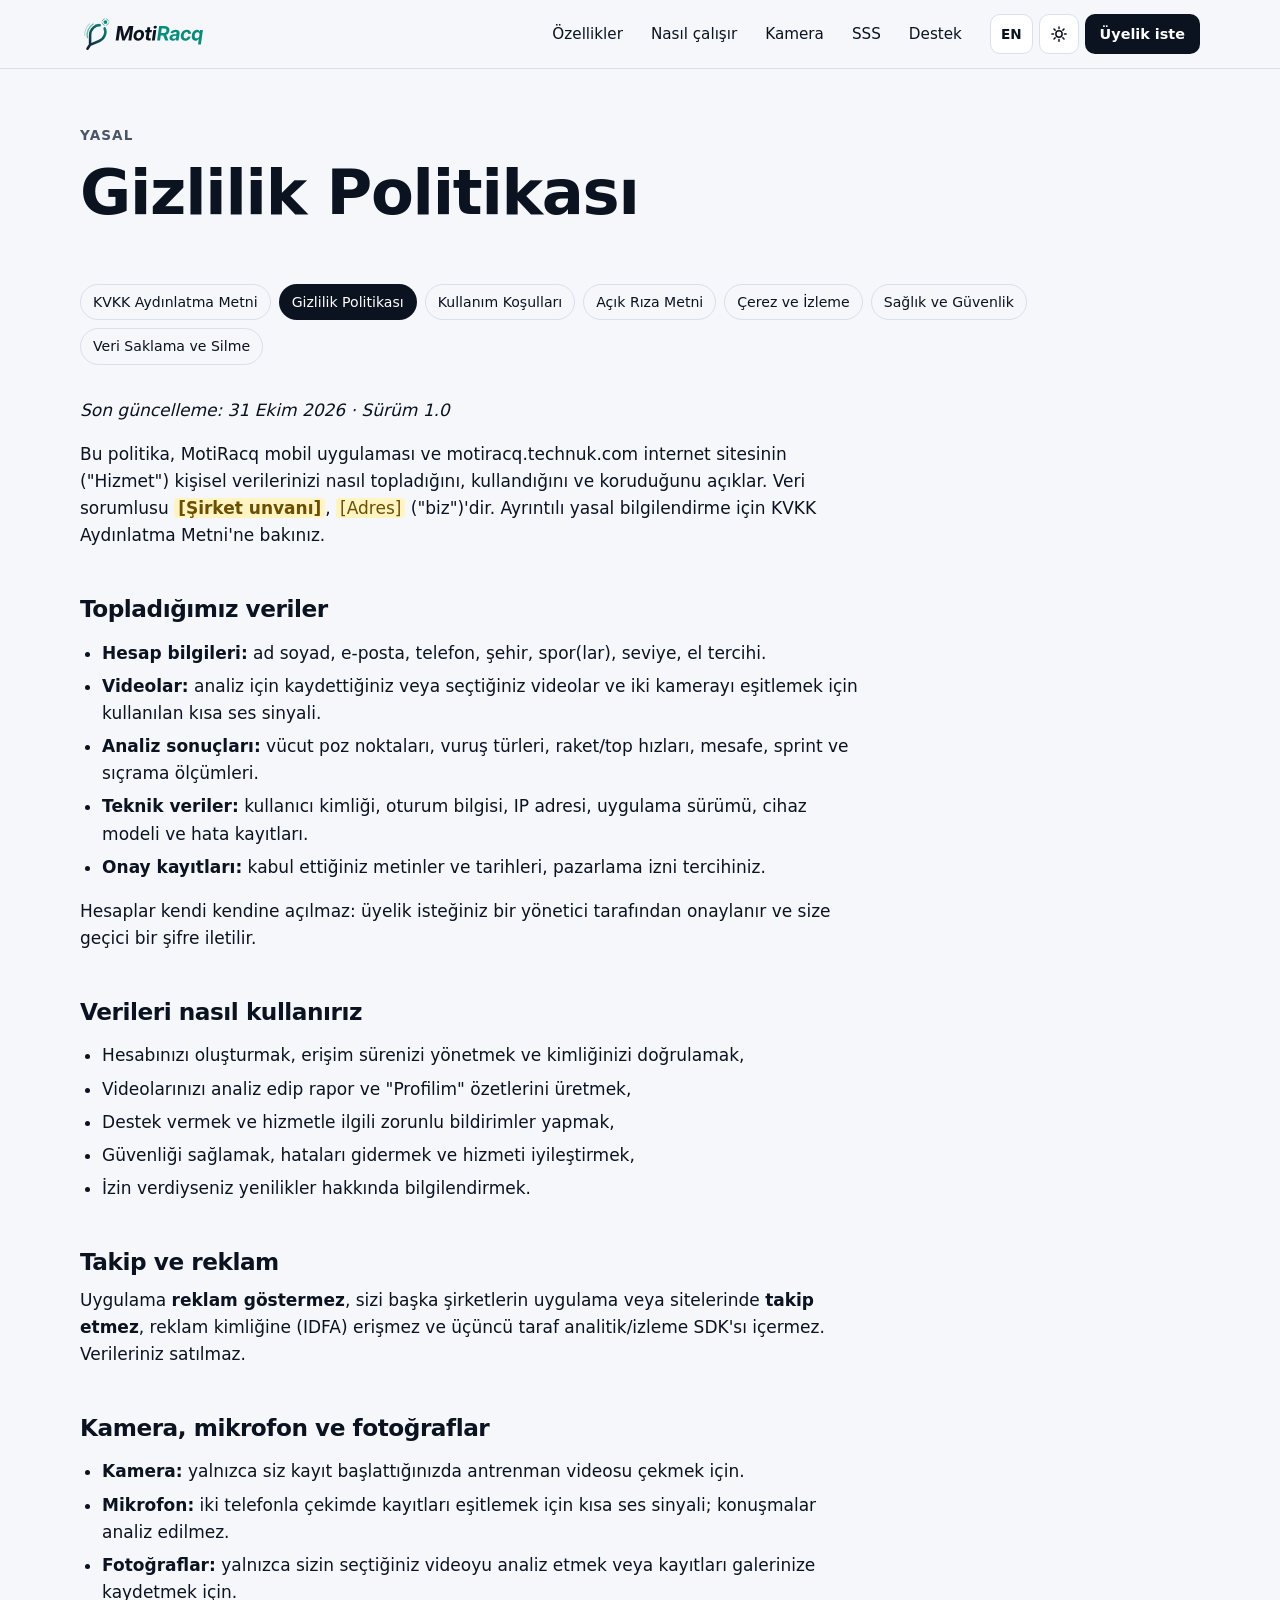
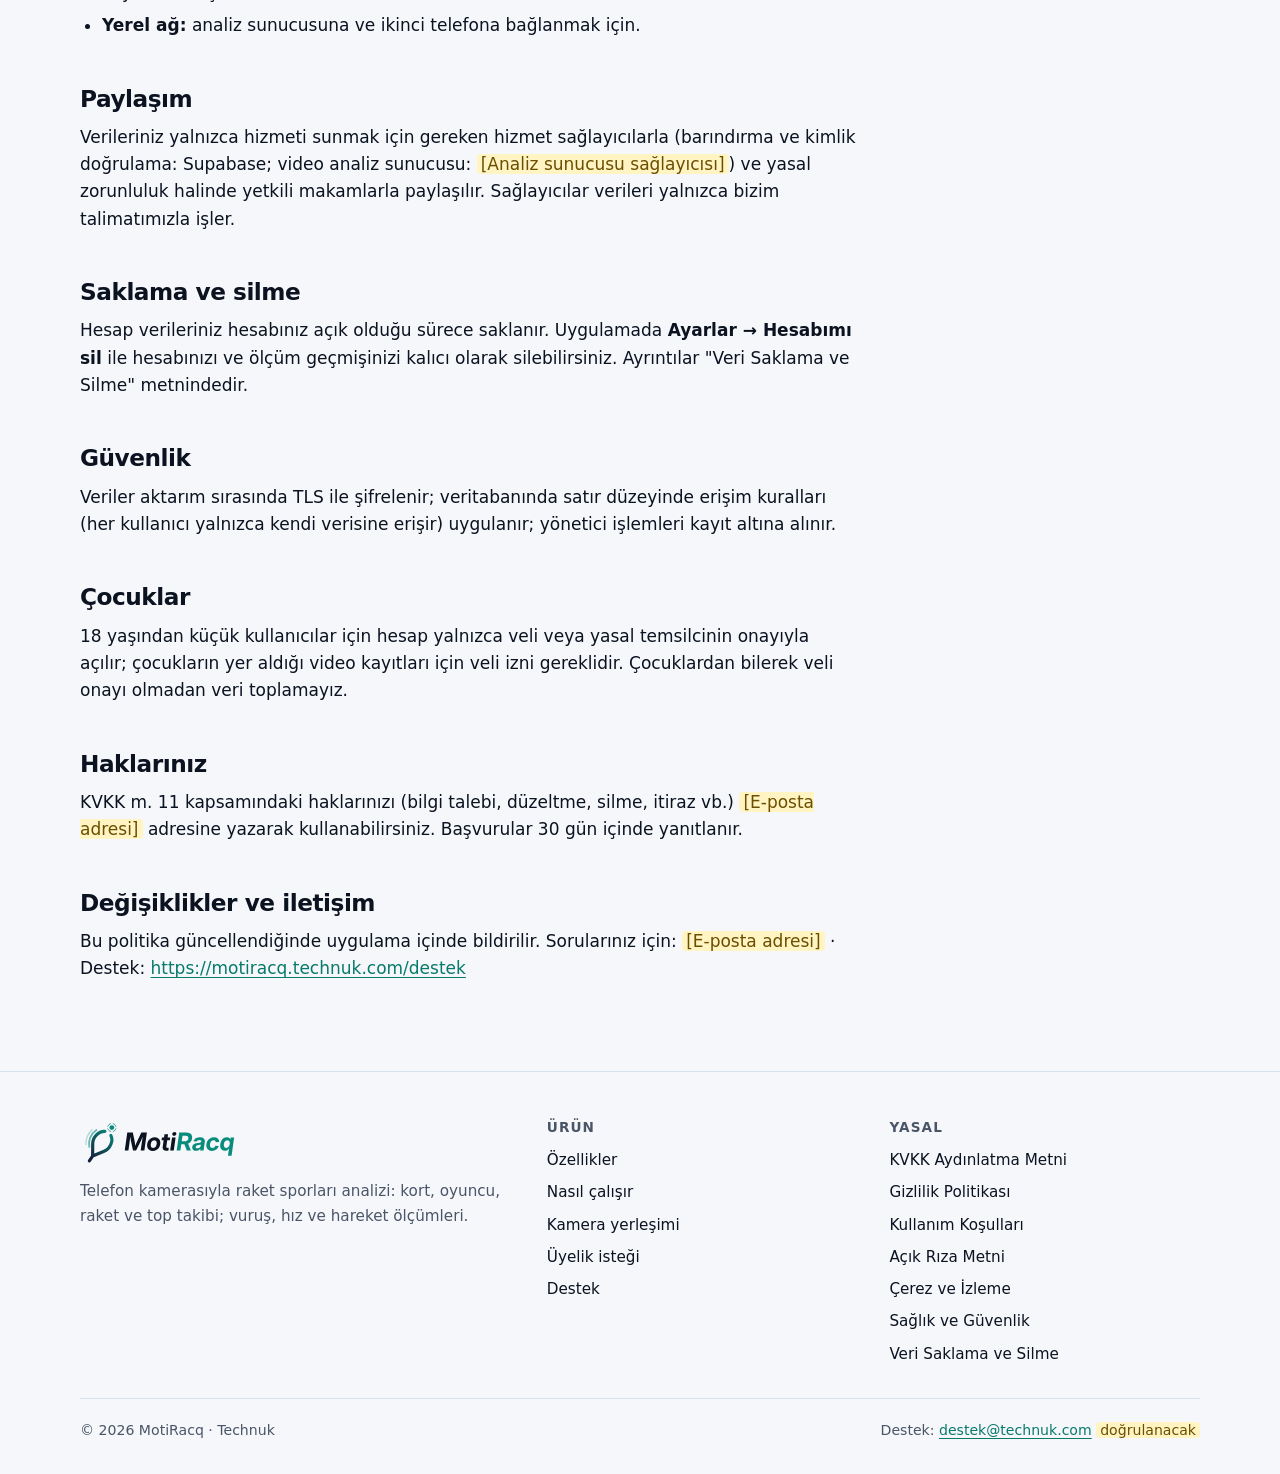
<file: gizlilik/index.html>
<!doctype html>
<html lang="tr" data-lang="tr" data-title-tr="Gizlilik Politikası · MotiRacq" data-title-en="Privacy Policy · MotiRacq" data-desc-tr="MotiRacq Gizlilik Politikası." data-desc-en="MotiRacq Privacy Policy.">
<head>
<meta charset="utf-8">
<meta name="viewport" content="width=device-width, initial-scale=1, viewport-fit=cover">
<title>Gizlilik Politikası · MotiRacq</title>
<meta name="description" content="MotiRacq Gizlilik Politikası.">
<link rel="canonical" href="https://motiracq.technuk.com/gizlilik/">
<meta name="theme-color" content="#F5F7FA" media="(prefers-color-scheme: light)">
<meta name="theme-color" content="#0B1220" media="(prefers-color-scheme: dark)">
<meta property="og:type" content="website">
<meta property="og:site_name" content="MotiRacq">
<meta property="og:title" content="Gizlilik Politikası · MotiRacq">
<meta property="og:description" content="MotiRacq Gizlilik Politikası.">
<meta property="og:url" content="https://motiracq.technuk.com/gizlilik/">
<meta property="og:image" content="https://motiracq.technuk.com/assets/brand/og-image.png">
<meta property="og:locale" content="tr_TR">
<meta property="og:locale:alternate" content="en_US">
<meta name="twitter:card" content="summary_large_image">
<link rel="icon" href="/assets/brand/favicon.svg" type="image/svg+xml">
<link rel="icon" href="/assets/brand/favicon-32.png" sizes="32x32" type="image/png">
<link rel="apple-touch-icon" href="/assets/brand/apple-touch-icon.png">
<link rel="manifest" href="/site.webmanifest">
<script>
(function(){var d=document.documentElement,l=null,th=null;
try{var q=new URLSearchParams(location.search).get('lang');l=(q==='en'||q==='tr')?q:localStorage.getItem('mrq-lang');th=localStorage.getItem('mrq-theme');}catch(e){}
if(l==='en'){d.setAttribute('data-lang','en');d.setAttribute('lang','en');}
if(th==='dark'||th==='light')d.setAttribute('data-theme',th);})();
</script>
<link rel="stylesheet" href="/assets/site.css?v=mvwvlr8a">
<script src="/assets/site.js?v=mvwvlr8a" defer></script>


</head>
<body>
<a class="skip" href="#main"><span lang="tr">İçeriğe geç</span><span lang="en">Skip to content</span></a>
<header class="site-header">
  <nav class="container nav" aria-label="Ana menü" data-i18n="aria-label" data-tr-aria-label="Ana menü" data-en-aria-label="Main menu">
    <a class="brand" href="/" aria-label="MotiRacq">
      <img class="logo-light" src="/assets/brand/motiracq-logo-horizontal-light.svg" alt="MotiRacq" width="178" height="36">
      <img class="logo-dark" src="/assets/brand/motiracq-logo-horizontal-dark.svg" alt="MotiRacq" width="178" height="36">
    </a>
    <ul class="nav-links" id="nav-links"><li><a href="/#ozellikler"><span lang="tr">Özellikler</span><span lang="en">Features</span></a></li><li><a href="/#nasil-calisir"><span lang="tr">Nasıl çalışır</span><span lang="en">How it works</span></a></li><li><a href="/#kamera"><span lang="tr">Kamera</span><span lang="en">Camera</span></a></li><li><a href="/#sss"><span lang="tr">SSS</span><span lang="en">FAQ</span></a></li><li><a href="/destek/"><span lang="tr">Destek</span><span lang="en">Support</span></a></li></ul>
    <div class="nav-tools">
      <button class="icon-btn" id="lang-toggle" type="button" aria-label="Switch to English">EN</button>
      <button class="icon-btn" id="theme-toggle" type="button" aria-pressed="false" aria-label="Tema"><svg viewBox="0 0 24 24" fill="none" stroke="currentColor" stroke-width="2" stroke-linecap="round" stroke-linejoin="round" aria-hidden="true"><circle cx="12" cy="12" r="4.2"/><path d="M12 2.5v2.2M12 19.3v2.2M2.5 12h2.2M19.3 12h2.2M5.3 5.3l1.5 1.5M17.2 17.2l1.5 1.5M5.3 18.7l1.5-1.5M17.2 6.8l1.5-1.5"/></svg></button>
      <button class="icon-btn menu-btn" id="menu-toggle" type="button" aria-expanded="false" aria-controls="nav-links" data-i18n="aria-label" data-tr-aria-label="Menüyü aç" data-en-aria-label="Open menu" aria-label="Menüyü aç"><svg viewBox="0 0 24 24" fill="none" stroke="currentColor" stroke-width="2" stroke-linecap="round" aria-hidden="true"><path d="M4 7h16M4 12h16M4 17h16"/></svg></button>
      <a class="btn btn-primary btn-sm btn-cta-nav" href="/basvuru/"><span lang="tr">Üyelik iste</span><span lang="en">Request access</span></a>
    </div>
  </nav>
</header>
<main id="main" tabindex="-1">
<div class="container">
  <header class="page-head">
    <p class="kicker"><span lang="tr">Yasal</span><span lang="en">Legal</span></p>
    <h1 lang="tr">Gizlilik Politikası</h1><h1 lang="en">Privacy Policy</h1>
  </header>
  <ul class="legal-nav" aria-label="Yasal metinler"><li><a href="/kvkk/"><span lang="tr">KVKK Aydınlatma Metni</span><span lang="en">KVKK Privacy Notice</span></a></li><li><a href="/gizlilik/" aria-current="page"><span lang="tr">Gizlilik Politikası</span><span lang="en">Privacy Policy</span></a></li><li><a href="/kosullar/"><span lang="tr">Kullanım Koşulları</span><span lang="en">Terms of Use</span></a></li><li><a href="/acik-riza/"><span lang="tr">Açık Rıza Metni</span><span lang="en">Explicit Consent</span></a></li><li><a href="/cerez/"><span lang="tr">Çerez ve İzleme</span><span lang="en">Cookies & Tracking</span></a></li><li><a href="/saglik-uyarisi/"><span lang="tr">Sağlık ve Güvenlik</span><span lang="en">Health & Safety</span></a></li><li><a href="/veri-silme/"><span lang="tr">Veri Saklama ve Silme</span><span lang="en">Data Retention & Deletion</span></a></li></ul>
  <article class="doc">
    <div lang="tr"><p><em>Son güncelleme: 31 Ekim 2026 · Sürüm 1.0</em></p>
<p>Bu politika, MotiRacq mobil uygulaması ve motiracq.technuk.com internet sitesinin (&quot;Hizmet&quot;) kişisel verilerinizi nasıl topladığını, kullandığını ve koruduğunu açıklar. Veri sorumlusu <strong><mark class="ph" title="Doldurulacak / to be filled">[Şirket unvanı]</mark></strong>, <mark class="ph" title="Doldurulacak / to be filled">[Adres]</mark> (&quot;biz&quot;)'dir. Ayrıntılı yasal bilgilendirme için KVKK Aydınlatma Metni'ne bakınız.</p>
<h2 id="topladigimiz-veriler">Topladığımız veriler</h2>
<ul><li><strong>Hesap bilgileri:</strong> ad soyad, e-posta, telefon, şehir, spor(lar), seviye, el tercihi.</li><li><strong>Videolar:</strong> analiz için kaydettiğiniz veya seçtiğiniz videolar ve iki kamerayı eşitlemek için kullanılan kısa ses sinyali.</li><li><strong>Analiz sonuçları:</strong> vücut poz noktaları, vuruş türleri, raket/top hızları, mesafe, sprint ve sıçrama ölçümleri.</li><li><strong>Teknik veriler:</strong> kullanıcı kimliği, oturum bilgisi, IP adresi, uygulama sürümü, cihaz modeli ve hata kayıtları.</li><li><strong>Onay kayıtları:</strong> kabul ettiğiniz metinler ve tarihleri, pazarlama izni tercihiniz.</li></ul>
<p>Hesaplar kendi kendine açılmaz: üyelik isteğiniz bir yönetici tarafından onaylanır ve size geçici bir şifre iletilir.</p>
<h2 id="verileri-nasil-kullaniriz">Verileri nasıl kullanırız</h2>
<ul><li>Hesabınızı oluşturmak, erişim sürenizi yönetmek ve kimliğinizi doğrulamak,</li><li>Videolarınızı analiz edip rapor ve &quot;Profilim&quot; özetlerini üretmek,</li><li>Destek vermek ve hizmetle ilgili zorunlu bildirimler yapmak,</li><li>Güvenliği sağlamak, hataları gidermek ve hizmeti iyileştirmek,</li><li>İzin verdiyseniz yenilikler hakkında bilgilendirmek.</li></ul>
<h2 id="takip-ve-reklam">Takip ve reklam</h2>
<p>Uygulama <strong>reklam göstermez</strong>, sizi başka şirketlerin uygulama veya sitelerinde <strong>takip etmez</strong>, reklam kimliğine (IDFA) erişmez ve üçüncü taraf analitik/izleme SDK'sı içermez. Verileriniz satılmaz.</p>
<h2 id="kamera-mikrofon-ve-fotograflar">Kamera, mikrofon ve fotoğraflar</h2>
<ul><li><strong>Kamera:</strong> yalnızca siz kayıt başlattığınızda antrenman videosu çekmek için.</li><li><strong>Mikrofon:</strong> iki telefonla çekimde kayıtları eşitlemek için kısa ses sinyali; konuşmalar analiz edilmez.</li><li><strong>Fotoğraflar:</strong> yalnızca sizin seçtiğiniz videoyu analiz etmek veya kayıtları galerinize kaydetmek için.</li><li><strong>Yerel ağ:</strong> analiz sunucusuna ve ikinci telefona bağlanmak için.</li></ul>
<h2 id="paylasim">Paylaşım</h2>
<p>Verileriniz yalnızca hizmeti sunmak için gereken hizmet sağlayıcılarla (barındırma ve kimlik doğrulama: Supabase; video analiz sunucusu: <mark class="ph" title="Doldurulacak / to be filled">[Analiz sunucusu sağlayıcısı]</mark>) ve yasal zorunluluk halinde yetkili makamlarla paylaşılır. Sağlayıcılar verileri yalnızca bizim talimatımızla işler.</p>
<h2 id="saklama-ve-silme">Saklama ve silme</h2>
<p>Hesap verileriniz hesabınız açık olduğu sürece saklanır. Uygulamada <strong>Ayarlar → Hesabımı sil</strong> ile hesabınızı ve ölçüm geçmişinizi kalıcı olarak silebilirsiniz. Ayrıntılar &quot;Veri Saklama ve Silme&quot; metnindedir.</p>
<h2 id="guvenlik">Güvenlik</h2>
<p>Veriler aktarım sırasında TLS ile şifrelenir; veritabanında satır düzeyinde erişim kuralları (her kullanıcı yalnızca kendi verisine erişir) uygulanır; yönetici işlemleri kayıt altına alınır.</p>
<h2 id="cocuklar">Çocuklar</h2>
<p>18 yaşından küçük kullanıcılar için hesap yalnızca veli veya yasal temsilcinin onayıyla açılır; çocukların yer aldığı video kayıtları için veli izni gereklidir. Çocuklardan bilerek veli onayı olmadan veri toplamayız.</p>
<h2 id="haklariniz">Haklarınız</h2>
<p>KVKK m. 11 kapsamındaki haklarınızı (bilgi talebi, düzeltme, silme, itiraz vb.) <mark class="ph" title="Doldurulacak / to be filled">[E-posta adresi]</mark> adresine yazarak kullanabilirsiniz. Başvurular 30 gün içinde yanıtlanır.</p>
<h2 id="degisiklikler-ve-iletisim">Değişiklikler ve iletişim</h2>
<p>Bu politika güncellendiğinde uygulama içinde bildirilir. Sorularınız için: <mark class="ph" title="Doldurulacak / to be filled">[E-posta adresi]</mark> · Destek: <a href="/destek">https://motiracq.technuk.com/destek</a></p></div>
    <div lang="en"><div class="notice">This English translation is provided for convenience; the Turkish version is legally binding.</div><p><em>Last updated: 31 October 2026 · Version 1.0</em></p>
<p>This policy explains how the MotiRacq mobile app and the motiracq.technuk.com website (the &quot;Service&quot;) collect, use and protect your personal data. The data controller is <strong><mark class="ph" title="Doldurulacak / to be filled">[Company name]</mark></strong>, <mark class="ph" title="Doldurulacak / to be filled">[Address]</mark> (&quot;we&quot;). For the full statutory notice see the Privacy Notice (KVKK).</p>
<h2 id="data-we-collect">Data we collect</h2>
<ul><li><strong>Account details:</strong> full name, e-mail, phone, city, sport(s), level, handedness.</li><li><strong>Videos:</strong> videos you record or pick for analysis and a short audio cue used to synchronise two cameras.</li><li><strong>Analysis results:</strong> body pose keypoints, stroke types, racket/ball speeds, distance, sprints and jumps.</li><li><strong>Technical data:</strong> user ID, session data, IP address, app version, device model and error logs.</li><li><strong>Consent records:</strong> documents you accepted and when, and your marketing preference.</li></ul>
<p>Accounts are not self-service: an administrator approves your access request and you receive a temporary password.</p>
<h2 id="how-we-use-data">How we use data</h2>
<ul><li>To create your account, manage your access period and authenticate you,</li><li>To analyse your videos and produce reports and &quot;My profile&quot; summaries,</li><li>To provide support and send service-related notices,</li><li>To keep the Service secure, fix errors and improve it,</li><li>If you opted in, to tell you about news.</li></ul>
<h2 id="tracking-and-advertising">Tracking and advertising</h2>
<p>The app shows <strong>no ads</strong>, does <strong>not track</strong> you across other companies' apps or websites, does not access the advertising identifier (IDFA) and contains no third-party analytics or tracking SDKs. Your data is never sold.</p>
<h2 id="camera-microphone-and-photos">Camera, microphone and photos</h2>
<ul><li><strong>Camera:</strong> only to record training videos when you start a recording.</li><li><strong>Microphone:</strong> a short audio cue to synchronise recordings from two phones; speech is not analysed.</li><li><strong>Photos:</strong> only to analyse a video you pick or to save recordings to your library.</li><li><strong>Local network:</strong> to connect to the analysis server and the second phone.</li></ul>
<h2 id="sharing">Sharing</h2>
<p>Data is shared only with providers needed to run the Service (hosting and authentication: Supabase; video analysis server: <mark class="ph" title="Doldurulacak / to be filled">[Analysis server provider]</mark>) and with authorities where legally required. Providers process data only on our instructions.</p>
<h2 id="retention-and-deletion">Retention and deletion</h2>
<p>Account data is kept while your account is open. Use <strong>Settings → Delete my account</strong> in the app to permanently delete your account and measurement history. See &quot;Data Retention and Deletion&quot; for details.</p>
<h2 id="security">Security</h2>
<p>Data is encrypted in transit (TLS); row-level security ensures each user can access only their own data; administrator actions are logged.</p>
<h2 id="children">Children</h2>
<p>For users under 18 an account is opened only with the consent of a parent or legal guardian; parental permission is required for videos showing children. We do not knowingly collect data from children without parental consent.</p>
<h2 id="your-rights">Your rights</h2>
<p>You can exercise your rights under KVKK Art. 11 (access, correction, erasure, objection, etc.) by writing to <mark class="ph" title="Doldurulacak / to be filled">[E-mail address]</mark>. We reply within 30 days.</p>
<h2 id="changes-and-contact">Changes and contact</h2>
<p>We will notify you in the app when this policy changes. Questions: <mark class="ph" title="Doldurulacak / to be filled">[E-mail address]</mark> · Support: <a href="/destek">https://motiracq.technuk.com/destek</a></p></div>
  </article>
</div>
</main>
<footer class="site-footer">
  <div class="container">
    <div class="footer-grid">
      <div>
        <img class="logo-light" src="/assets/brand/motiracq-logo-horizontal-light.svg" alt="MotiRacq" width="158" height="32" loading="lazy">
        <img class="logo-dark" src="/assets/brand/motiracq-logo-horizontal-dark.svg" alt="MotiRacq" width="158" height="32" loading="lazy">
        <p class="muted" style="margin-top:14px;max-width:30em"><span lang="tr">Telefon kamerasıyla raket sporları analizi: kort, oyuncu, raket ve top takibi; vuruş, hız ve hareket ölçümleri.</span><span lang="en">Racket-sports analysis with your phone camera: court, player, racket and ball tracking; stroke, speed and movement metrics.</span></p>
      </div>
      <div>
        <h2><span lang="tr">Ürün</span><span lang="en">Product</span></h2>
        <ul>
          <li><a href="/#ozellikler"><span lang="tr">Özellikler</span><span lang="en">Features</span></a></li>
          <li><a href="/#nasil-calisir"><span lang="tr">Nasıl çalışır</span><span lang="en">How it works</span></a></li>
          <li><a href="/#kamera"><span lang="tr">Kamera yerleşimi</span><span lang="en">Camera placement</span></a></li>
          <li><a href="/basvuru/"><span lang="tr">Üyelik isteği</span><span lang="en">Request access</span></a></li>
          <li><a href="/destek/"><span lang="tr">Destek</span><span lang="en">Support</span></a></li>
        </ul>
      </div>
      <div>
        <h2><span lang="tr">Yasal</span><span lang="en">Legal</span></h2>
        <ul><li><a href="/kvkk/"><span lang="tr">KVKK Aydınlatma Metni</span><span lang="en">KVKK Privacy Notice</span></a></li><li><a href="/gizlilik/"><span lang="tr">Gizlilik Politikası</span><span lang="en">Privacy Policy</span></a></li><li><a href="/kosullar/"><span lang="tr">Kullanım Koşulları</span><span lang="en">Terms of Use</span></a></li><li><a href="/acik-riza/"><span lang="tr">Açık Rıza Metni</span><span lang="en">Explicit Consent</span></a></li><li><a href="/cerez/"><span lang="tr">Çerez ve İzleme</span><span lang="en">Cookies & Tracking</span></a></li><li><a href="/saglik-uyarisi/"><span lang="tr">Sağlık ve Güvenlik</span><span lang="en">Health & Safety</span></a></li><li><a href="/veri-silme/"><span lang="tr">Veri Saklama ve Silme</span><span lang="en">Data Retention & Deletion</span></a></li></ul>
      </div>
    </div>
    <div class="footer-bottom">
      <span>© <span id="year">2026</span> MotiRacq · Technuk</span>
      <span><span lang="tr">Destek</span><span lang="en">Support</span>: <a href="mailto:destek@technuk.com">destek@technuk.com</a> <mark class="ph"><span lang="tr">doğrulanacak</span><span lang="en">to be confirmed</span></mark></span>
    </div>
  </div>
</footer>
</body>
</html>
</file>
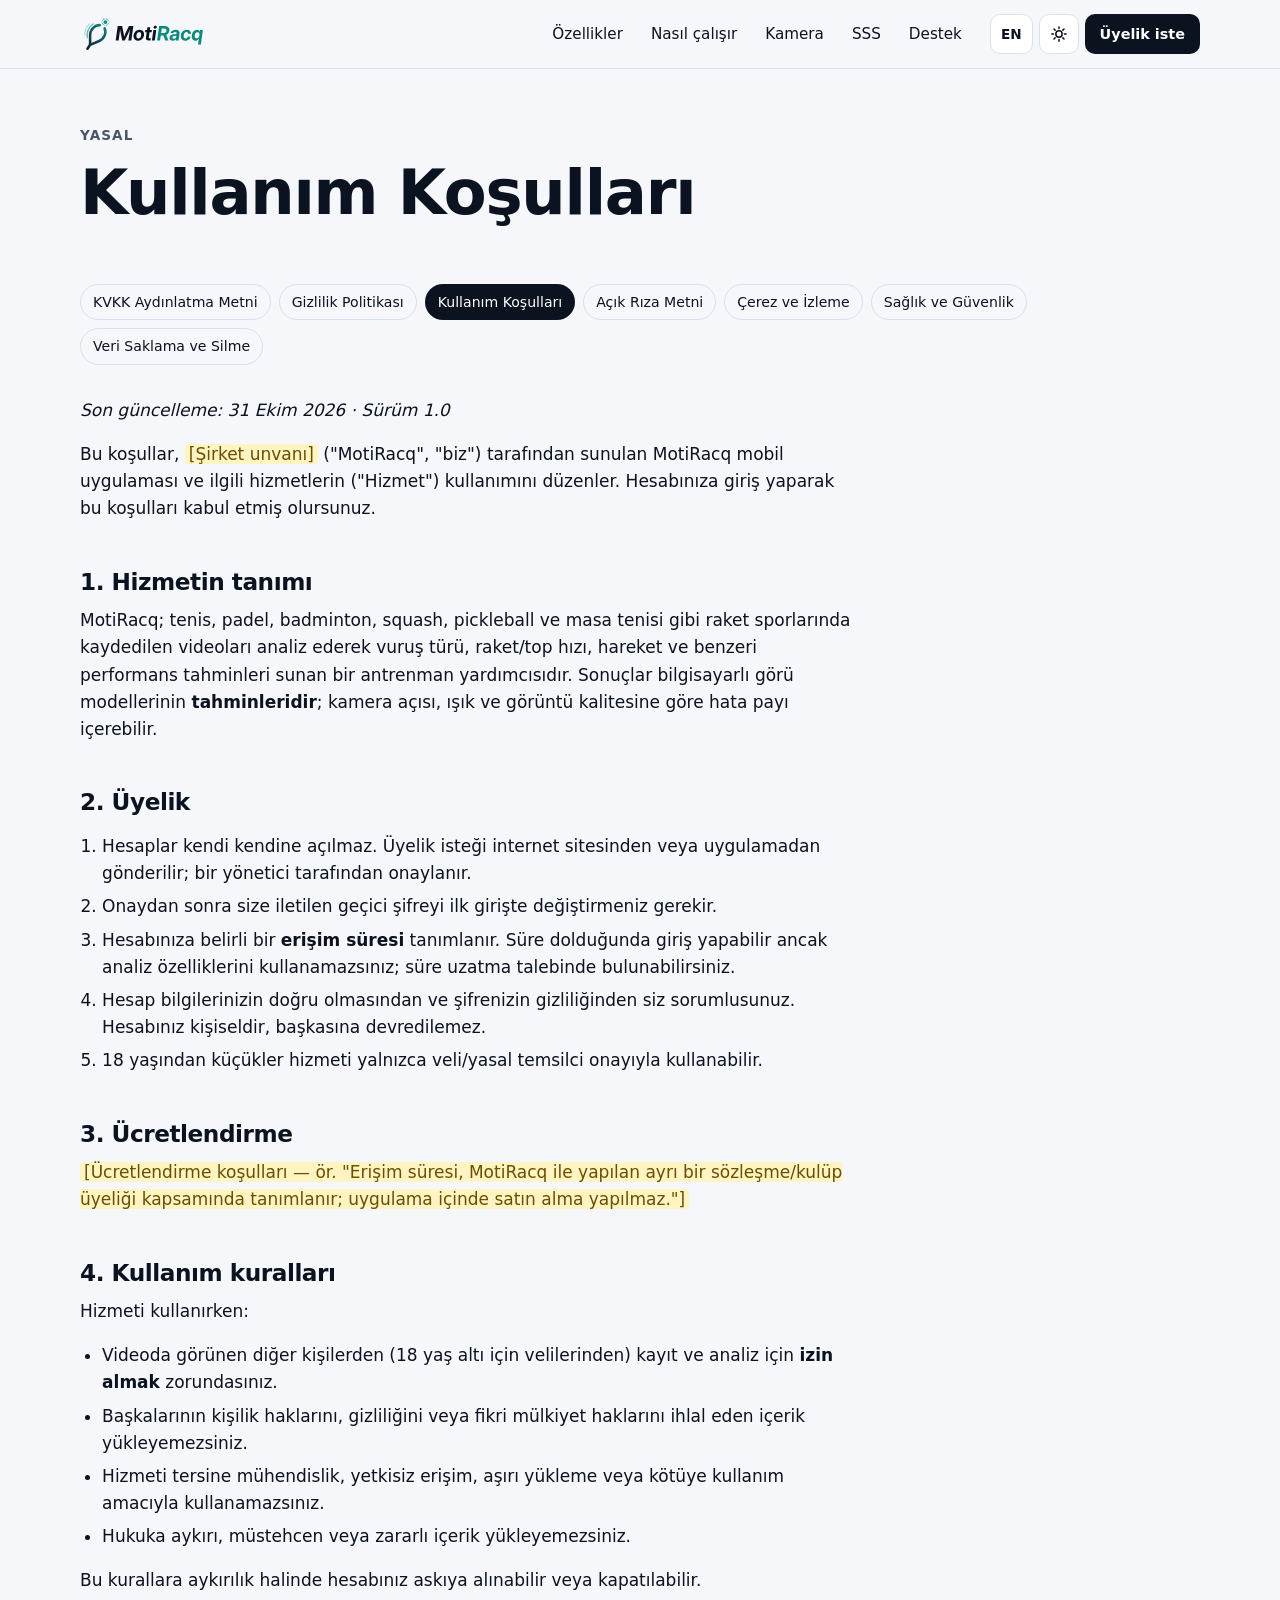
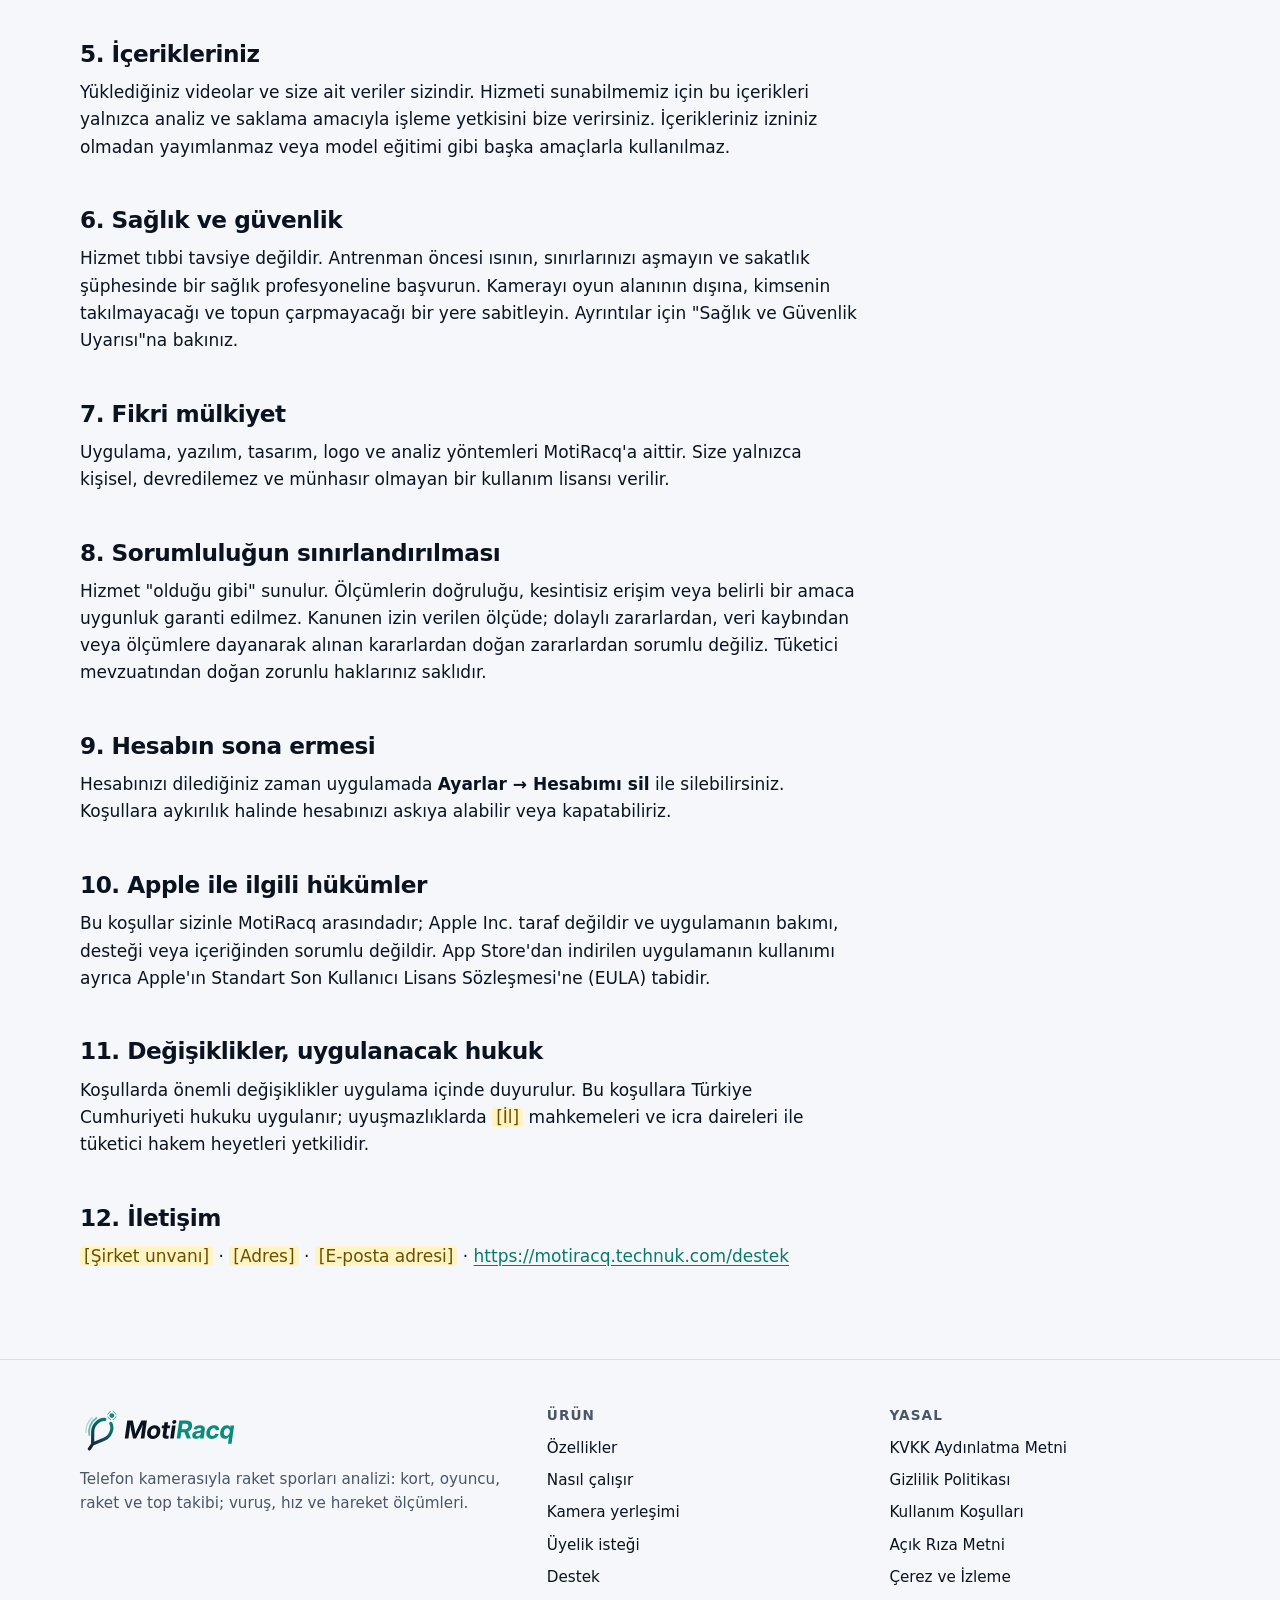
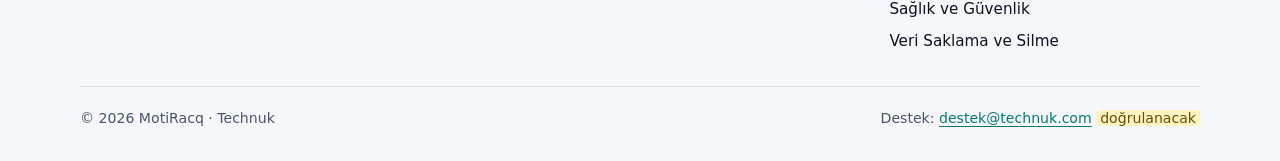
<file: kosullar/index.html>
<!doctype html>
<html lang="tr" data-lang="tr" data-title-tr="Kullanım Koşulları · MotiRacq" data-title-en="Terms of Use · MotiRacq" data-desc-tr="MotiRacq Kullanım Koşulları." data-desc-en="MotiRacq Terms of Use.">
<head>
<meta charset="utf-8">
<meta name="viewport" content="width=device-width, initial-scale=1, viewport-fit=cover">
<title>Kullanım Koşulları · MotiRacq</title>
<meta name="description" content="MotiRacq Kullanım Koşulları.">
<link rel="canonical" href="https://motiracq.technuk.com/kosullar/">
<meta name="theme-color" content="#F5F7FA" media="(prefers-color-scheme: light)">
<meta name="theme-color" content="#0B1220" media="(prefers-color-scheme: dark)">
<meta property="og:type" content="website">
<meta property="og:site_name" content="MotiRacq">
<meta property="og:title" content="Kullanım Koşulları · MotiRacq">
<meta property="og:description" content="MotiRacq Kullanım Koşulları.">
<meta property="og:url" content="https://motiracq.technuk.com/kosullar/">
<meta property="og:image" content="https://motiracq.technuk.com/assets/brand/og-image.png">
<meta property="og:locale" content="tr_TR">
<meta property="og:locale:alternate" content="en_US">
<meta name="twitter:card" content="summary_large_image">
<link rel="icon" href="/assets/brand/favicon.svg" type="image/svg+xml">
<link rel="icon" href="/assets/brand/favicon-32.png" sizes="32x32" type="image/png">
<link rel="apple-touch-icon" href="/assets/brand/apple-touch-icon.png">
<link rel="manifest" href="/site.webmanifest">
<script>
(function(){var d=document.documentElement,l=null,th=null;
try{var q=new URLSearchParams(location.search).get('lang');l=(q==='en'||q==='tr')?q:localStorage.getItem('mrq-lang');th=localStorage.getItem('mrq-theme');}catch(e){}
if(l==='en'){d.setAttribute('data-lang','en');d.setAttribute('lang','en');}
if(th==='dark'||th==='light')d.setAttribute('data-theme',th);})();
</script>
<link rel="stylesheet" href="/assets/site.css?v=mvwvlr8a">
<script src="/assets/site.js?v=mvwvlr8a" defer></script>


</head>
<body>
<a class="skip" href="#main"><span lang="tr">İçeriğe geç</span><span lang="en">Skip to content</span></a>
<header class="site-header">
  <nav class="container nav" aria-label="Ana menü" data-i18n="aria-label" data-tr-aria-label="Ana menü" data-en-aria-label="Main menu">
    <a class="brand" href="/" aria-label="MotiRacq">
      <img class="logo-light" src="/assets/brand/motiracq-logo-horizontal-light.svg" alt="MotiRacq" width="178" height="36">
      <img class="logo-dark" src="/assets/brand/motiracq-logo-horizontal-dark.svg" alt="MotiRacq" width="178" height="36">
    </a>
    <ul class="nav-links" id="nav-links"><li><a href="/#ozellikler"><span lang="tr">Özellikler</span><span lang="en">Features</span></a></li><li><a href="/#nasil-calisir"><span lang="tr">Nasıl çalışır</span><span lang="en">How it works</span></a></li><li><a href="/#kamera"><span lang="tr">Kamera</span><span lang="en">Camera</span></a></li><li><a href="/#sss"><span lang="tr">SSS</span><span lang="en">FAQ</span></a></li><li><a href="/destek/"><span lang="tr">Destek</span><span lang="en">Support</span></a></li></ul>
    <div class="nav-tools">
      <button class="icon-btn" id="lang-toggle" type="button" aria-label="Switch to English">EN</button>
      <button class="icon-btn" id="theme-toggle" type="button" aria-pressed="false" aria-label="Tema"><svg viewBox="0 0 24 24" fill="none" stroke="currentColor" stroke-width="2" stroke-linecap="round" stroke-linejoin="round" aria-hidden="true"><circle cx="12" cy="12" r="4.2"/><path d="M12 2.5v2.2M12 19.3v2.2M2.5 12h2.2M19.3 12h2.2M5.3 5.3l1.5 1.5M17.2 17.2l1.5 1.5M5.3 18.7l1.5-1.5M17.2 6.8l1.5-1.5"/></svg></button>
      <button class="icon-btn menu-btn" id="menu-toggle" type="button" aria-expanded="false" aria-controls="nav-links" data-i18n="aria-label" data-tr-aria-label="Menüyü aç" data-en-aria-label="Open menu" aria-label="Menüyü aç"><svg viewBox="0 0 24 24" fill="none" stroke="currentColor" stroke-width="2" stroke-linecap="round" aria-hidden="true"><path d="M4 7h16M4 12h16M4 17h16"/></svg></button>
      <a class="btn btn-primary btn-sm btn-cta-nav" href="/basvuru/"><span lang="tr">Üyelik iste</span><span lang="en">Request access</span></a>
    </div>
  </nav>
</header>
<main id="main" tabindex="-1">
<div class="container">
  <header class="page-head">
    <p class="kicker"><span lang="tr">Yasal</span><span lang="en">Legal</span></p>
    <h1 lang="tr">Kullanım Koşulları</h1><h1 lang="en">Terms of Use</h1>
  </header>
  <ul class="legal-nav" aria-label="Yasal metinler"><li><a href="/kvkk/"><span lang="tr">KVKK Aydınlatma Metni</span><span lang="en">KVKK Privacy Notice</span></a></li><li><a href="/gizlilik/"><span lang="tr">Gizlilik Politikası</span><span lang="en">Privacy Policy</span></a></li><li><a href="/kosullar/" aria-current="page"><span lang="tr">Kullanım Koşulları</span><span lang="en">Terms of Use</span></a></li><li><a href="/acik-riza/"><span lang="tr">Açık Rıza Metni</span><span lang="en">Explicit Consent</span></a></li><li><a href="/cerez/"><span lang="tr">Çerez ve İzleme</span><span lang="en">Cookies & Tracking</span></a></li><li><a href="/saglik-uyarisi/"><span lang="tr">Sağlık ve Güvenlik</span><span lang="en">Health & Safety</span></a></li><li><a href="/veri-silme/"><span lang="tr">Veri Saklama ve Silme</span><span lang="en">Data Retention & Deletion</span></a></li></ul>
  <article class="doc">
    <div lang="tr"><p><em>Son güncelleme: 31 Ekim 2026 · Sürüm 1.0</em></p>
<p>Bu koşullar, <mark class="ph" title="Doldurulacak / to be filled">[Şirket unvanı]</mark> (&quot;MotiRacq&quot;, &quot;biz&quot;) tarafından sunulan MotiRacq mobil uygulaması ve ilgili hizmetlerin (&quot;Hizmet&quot;) kullanımını düzenler. Hesabınıza giriş yaparak bu koşulları kabul etmiş olursunuz.</p>
<h2 id="1-hizmetin-tanimi">1. Hizmetin tanımı</h2>
<p>MotiRacq; tenis, padel, badminton, squash, pickleball ve masa tenisi gibi raket sporlarında kaydedilen videoları analiz ederek vuruş türü, raket/top hızı, hareket ve benzeri performans tahminleri sunan bir antrenman yardımcısıdır. Sonuçlar bilgisayarlı görü modellerinin <strong>tahminleridir</strong>; kamera açısı, ışık ve görüntü kalitesine göre hata payı içerebilir.</p>
<h2 id="2-uyelik">2. Üyelik</h2>
<ol><li>Hesaplar kendi kendine açılmaz. Üyelik isteği internet sitesinden veya uygulamadan gönderilir; bir yönetici tarafından onaylanır.</li><li>Onaydan sonra size iletilen geçici şifreyi ilk girişte değiştirmeniz gerekir.</li><li>Hesabınıza belirli bir <strong>erişim süresi</strong> tanımlanır. Süre dolduğunda giriş yapabilir ancak analiz özelliklerini kullanamazsınız; süre uzatma talebinde bulunabilirsiniz.</li><li>Hesap bilgilerinizin doğru olmasından ve şifrenizin gizliliğinden siz sorumlusunuz. Hesabınız kişiseldir, başkasına devredilemez.</li><li>18 yaşından küçükler hizmeti yalnızca veli/yasal temsilci onayıyla kullanabilir.</li></ol>
<h2 id="3-ucretlendirme">3. Ücretlendirme</h2>
<p><mark class="ph" title="Doldurulacak / to be filled">[Ücretlendirme koşulları — ör. &quot;Erişim süresi, MotiRacq ile yapılan ayrı bir sözleşme/kulüp üyeliği kapsamında tanımlanır; uygulama içinde satın alma yapılmaz.&quot;]</mark></p>
<h2 id="4-kullanim-kurallari">4. Kullanım kuralları</h2>
<p>Hizmeti kullanırken:</p>
<ul><li>Videoda görünen diğer kişilerden (18 yaş altı için velilerinden) kayıt ve analiz için <strong>izin almak</strong> zorundasınız.</li><li>Başkalarının kişilik haklarını, gizliliğini veya fikri mülkiyet haklarını ihlal eden içerik yükleyemezsiniz.</li><li>Hizmeti tersine mühendislik, yetkisiz erişim, aşırı yükleme veya kötüye kullanım amacıyla kullanamazsınız.</li><li>Hukuka aykırı, müstehcen veya zararlı içerik yükleyemezsiniz.</li></ul>
<p>Bu kurallara aykırılık halinde hesabınız askıya alınabilir veya kapatılabilir.</p>
<h2 id="5-icerikleriniz">5. İçerikleriniz</h2>
<p>Yüklediğiniz videolar ve size ait veriler sizindir. Hizmeti sunabilmemiz için bu içerikleri yalnızca analiz ve saklama amacıyla işleme yetkisini bize verirsiniz. İçerikleriniz izniniz olmadan yayımlanmaz veya model eğitimi gibi başka amaçlarla kullanılmaz.</p>
<h2 id="6-saglik-ve-guvenlik">6. Sağlık ve güvenlik</h2>
<p>Hizmet tıbbi tavsiye değildir. Antrenman öncesi ısının, sınırlarınızı aşmayın ve sakatlık şüphesinde bir sağlık profesyoneline başvurun. Kamerayı oyun alanının dışına, kimsenin takılmayacağı ve topun çarpmayacağı bir yere sabitleyin. Ayrıntılar için &quot;Sağlık ve Güvenlik Uyarısı&quot;na bakınız.</p>
<h2 id="7-fikri-mulkiyet">7. Fikri mülkiyet</h2>
<p>Uygulama, yazılım, tasarım, logo ve analiz yöntemleri MotiRacq'a aittir. Size yalnızca kişisel, devredilemez ve münhasır olmayan bir kullanım lisansı verilir.</p>
<h2 id="8-sorumlulugun-sinirlandirilmasi">8. Sorumluluğun sınırlandırılması</h2>
<p>Hizmet &quot;olduğu gibi&quot; sunulur. Ölçümlerin doğruluğu, kesintisiz erişim veya belirli bir amaca uygunluk garanti edilmez. Kanunen izin verilen ölçüde; dolaylı zararlardan, veri kaybından veya ölçümlere dayanarak alınan kararlardan doğan zararlardan sorumlu değiliz. Tüketici mevzuatından doğan zorunlu haklarınız saklıdır.</p>
<h2 id="9-hesabin-sona-ermesi">9. Hesabın sona ermesi</h2>
<p>Hesabınızı dilediğiniz zaman uygulamada <strong>Ayarlar → Hesabımı sil</strong> ile silebilirsiniz. Koşullara aykırılık halinde hesabınızı askıya alabilir veya kapatabiliriz.</p>
<h2 id="10-apple-ile-ilgili-hukumler">10. Apple ile ilgili hükümler</h2>
<p>Bu koşullar sizinle MotiRacq arasındadır; Apple Inc. taraf değildir ve uygulamanın bakımı, desteği veya içeriğinden sorumlu değildir. App Store'dan indirilen uygulamanın kullanımı ayrıca Apple'ın Standart Son Kullanıcı Lisans Sözleşmesi'ne (EULA) tabidir.</p>
<h2 id="11-degisiklikler-uygulanacak-hukuk">11. Değişiklikler, uygulanacak hukuk</h2>
<p>Koşullarda önemli değişiklikler uygulama içinde duyurulur. Bu koşullara Türkiye Cumhuriyeti hukuku uygulanır; uyuşmazlıklarda <mark class="ph" title="Doldurulacak / to be filled">[İl]</mark> mahkemeleri ve icra daireleri ile tüketici hakem heyetleri yetkilidir.</p>
<h2 id="12-iletisim">12. İletişim</h2>
<p><mark class="ph" title="Doldurulacak / to be filled">[Şirket unvanı]</mark> · <mark class="ph" title="Doldurulacak / to be filled">[Adres]</mark> · <mark class="ph" title="Doldurulacak / to be filled">[E-posta adresi]</mark> · <a href="/destek">https://motiracq.technuk.com/destek</a></p></div>
    <div lang="en"><div class="notice">This English translation is provided for convenience; the Turkish version is legally binding.</div><p><em>Last updated: 31 October 2026 · Version 1.0</em></p>
<p>These terms govern your use of the MotiRacq mobile app and related services (the &quot;Service&quot;) provided by <mark class="ph" title="Doldurulacak / to be filled">[Company name]</mark> (&quot;MotiRacq&quot;, &quot;we&quot;). By signing in you accept these terms.</p>
<h2 id="1-the-service">1. The Service</h2>
<p>MotiRacq is a training aid that analyses videos of racket sports such as tennis, padel, badminton, squash, pickleball and table tennis, and provides estimates of stroke type, racket/ball speed, movement and similar performance metrics. Results are <strong>estimates</strong> from computer-vision models and may contain errors depending on camera angle, lighting and image quality.</p>
<h2 id="2-membership">2. Membership</h2>
<ol><li>Accounts are not self-service. You send an access request on the website or in the app and an administrator approves it.</li><li>You must change the temporary password you receive on first sign-in.</li><li>Your account has an <strong>access period</strong>. When it ends you can still sign in but cannot use analysis features; you can request an extension.</li><li>You are responsible for the accuracy of your account details and for keeping your password secret. Your account is personal and non-transferable.</li><li>Users under 18 may use the Service only with the consent of a parent or legal guardian.</li></ol>
<h2 id="3-fees">3. Fees</h2>
<p><mark class="ph" title="Doldurulacak / to be filled">[Fee terms — e.g. &quot;Access periods are defined under a separate agreement / club membership with MotiRacq; there are no in-app purchases.&quot;]</mark></p>
<h2 id="4-acceptable-use">4. Acceptable use</h2>
<p>When using the Service you must:</p>
<ul><li><strong>Obtain permission</strong> from other people appearing in your videos (from their parents if under 18) to record and analyse them.</li><li>Not upload content that infringes others' personality, privacy or intellectual-property rights.</li><li>Not reverse-engineer, gain unauthorised access to, overload or abuse the Service.</li><li>Not upload unlawful, obscene or harmful content.</li></ul>
<p>Breaches may lead to suspension or termination of your account.</p>
<h2 id="5-your-content">5. Your content</h2>
<p>Videos you upload and your data remain yours. You grant us permission to process this content solely to analyse and store it in order to provide the Service. We do not publish your content or use it for other purposes, such as model training, without your permission.</p>
<h2 id="6-health-and-safety">6. Health and safety</h2>
<p>The Service is not medical advice. Warm up before training, do not exceed your limits and consult a health professional if you suspect an injury. Mount the camera outside the playing area where nobody can trip over it and balls cannot hit it. See the &quot;Health and Safety Notice&quot;.</p>
<h2 id="7-intellectual-property">7. Intellectual property</h2>
<p>The app, software, design, logos and analysis methods belong to MotiRacq. You receive a personal, non-transferable, non-exclusive licence to use them.</p>
<h2 id="8-limitation-of-liability">8. Limitation of liability</h2>
<p>The Service is provided &quot;as is&quot;. We do not guarantee the accuracy of measurements, uninterrupted availability or fitness for a particular purpose. To the extent permitted by law we are not liable for indirect damages, data loss or decisions made based on the measurements. Your mandatory consumer rights are not affected.</p>
<h2 id="9-termination">9. Termination</h2>
<p>You can delete your account at any time via <strong>Settings → Delete my account</strong> in the app. We may suspend or close accounts that breach these terms.</p>
<h2 id="10-apple">10. Apple</h2>
<p>These terms are between you and MotiRacq; Apple Inc. is not a party and is not responsible for the app, its maintenance, support or content. Use of the app downloaded from the App Store is also subject to Apple's Standard Licensed Application End User License Agreement (EULA).</p>
<h2 id="11-changes-and-governing-law">11. Changes and governing law</h2>
<p>Material changes will be announced in the app. These terms are governed by the laws of the Republic of Türkiye; the courts and enforcement offices of <mark class="ph" title="Doldurulacak / to be filled">[City]</mark> and consumer arbitration committees have jurisdiction.</p>
<h2 id="12-contact">12. Contact</h2>
<p><mark class="ph" title="Doldurulacak / to be filled">[Company name]</mark> · <mark class="ph" title="Doldurulacak / to be filled">[Address]</mark> · <mark class="ph" title="Doldurulacak / to be filled">[E-mail address]</mark> · <a href="/destek">https://motiracq.technuk.com/destek</a></p></div>
  </article>
</div>
</main>
<footer class="site-footer">
  <div class="container">
    <div class="footer-grid">
      <div>
        <img class="logo-light" src="/assets/brand/motiracq-logo-horizontal-light.svg" alt="MotiRacq" width="158" height="32" loading="lazy">
        <img class="logo-dark" src="/assets/brand/motiracq-logo-horizontal-dark.svg" alt="MotiRacq" width="158" height="32" loading="lazy">
        <p class="muted" style="margin-top:14px;max-width:30em"><span lang="tr">Telefon kamerasıyla raket sporları analizi: kort, oyuncu, raket ve top takibi; vuruş, hız ve hareket ölçümleri.</span><span lang="en">Racket-sports analysis with your phone camera: court, player, racket and ball tracking; stroke, speed and movement metrics.</span></p>
      </div>
      <div>
        <h2><span lang="tr">Ürün</span><span lang="en">Product</span></h2>
        <ul>
          <li><a href="/#ozellikler"><span lang="tr">Özellikler</span><span lang="en">Features</span></a></li>
          <li><a href="/#nasil-calisir"><span lang="tr">Nasıl çalışır</span><span lang="en">How it works</span></a></li>
          <li><a href="/#kamera"><span lang="tr">Kamera yerleşimi</span><span lang="en">Camera placement</span></a></li>
          <li><a href="/basvuru/"><span lang="tr">Üyelik isteği</span><span lang="en">Request access</span></a></li>
          <li><a href="/destek/"><span lang="tr">Destek</span><span lang="en">Support</span></a></li>
        </ul>
      </div>
      <div>
        <h2><span lang="tr">Yasal</span><span lang="en">Legal</span></h2>
        <ul><li><a href="/kvkk/"><span lang="tr">KVKK Aydınlatma Metni</span><span lang="en">KVKK Privacy Notice</span></a></li><li><a href="/gizlilik/"><span lang="tr">Gizlilik Politikası</span><span lang="en">Privacy Policy</span></a></li><li><a href="/kosullar/"><span lang="tr">Kullanım Koşulları</span><span lang="en">Terms of Use</span></a></li><li><a href="/acik-riza/"><span lang="tr">Açık Rıza Metni</span><span lang="en">Explicit Consent</span></a></li><li><a href="/cerez/"><span lang="tr">Çerez ve İzleme</span><span lang="en">Cookies & Tracking</span></a></li><li><a href="/saglik-uyarisi/"><span lang="tr">Sağlık ve Güvenlik</span><span lang="en">Health & Safety</span></a></li><li><a href="/veri-silme/"><span lang="tr">Veri Saklama ve Silme</span><span lang="en">Data Retention & Deletion</span></a></li></ul>
      </div>
    </div>
    <div class="footer-bottom">
      <span>© <span id="year">2026</span> MotiRacq · Technuk</span>
      <span><span lang="tr">Destek</span><span lang="en">Support</span>: <a href="mailto:destek@technuk.com">destek@technuk.com</a> <mark class="ph"><span lang="tr">doğrulanacak</span><span lang="en">to be confirmed</span></mark></span>
    </div>
  </div>
</footer>
</body>
</html>
</file>
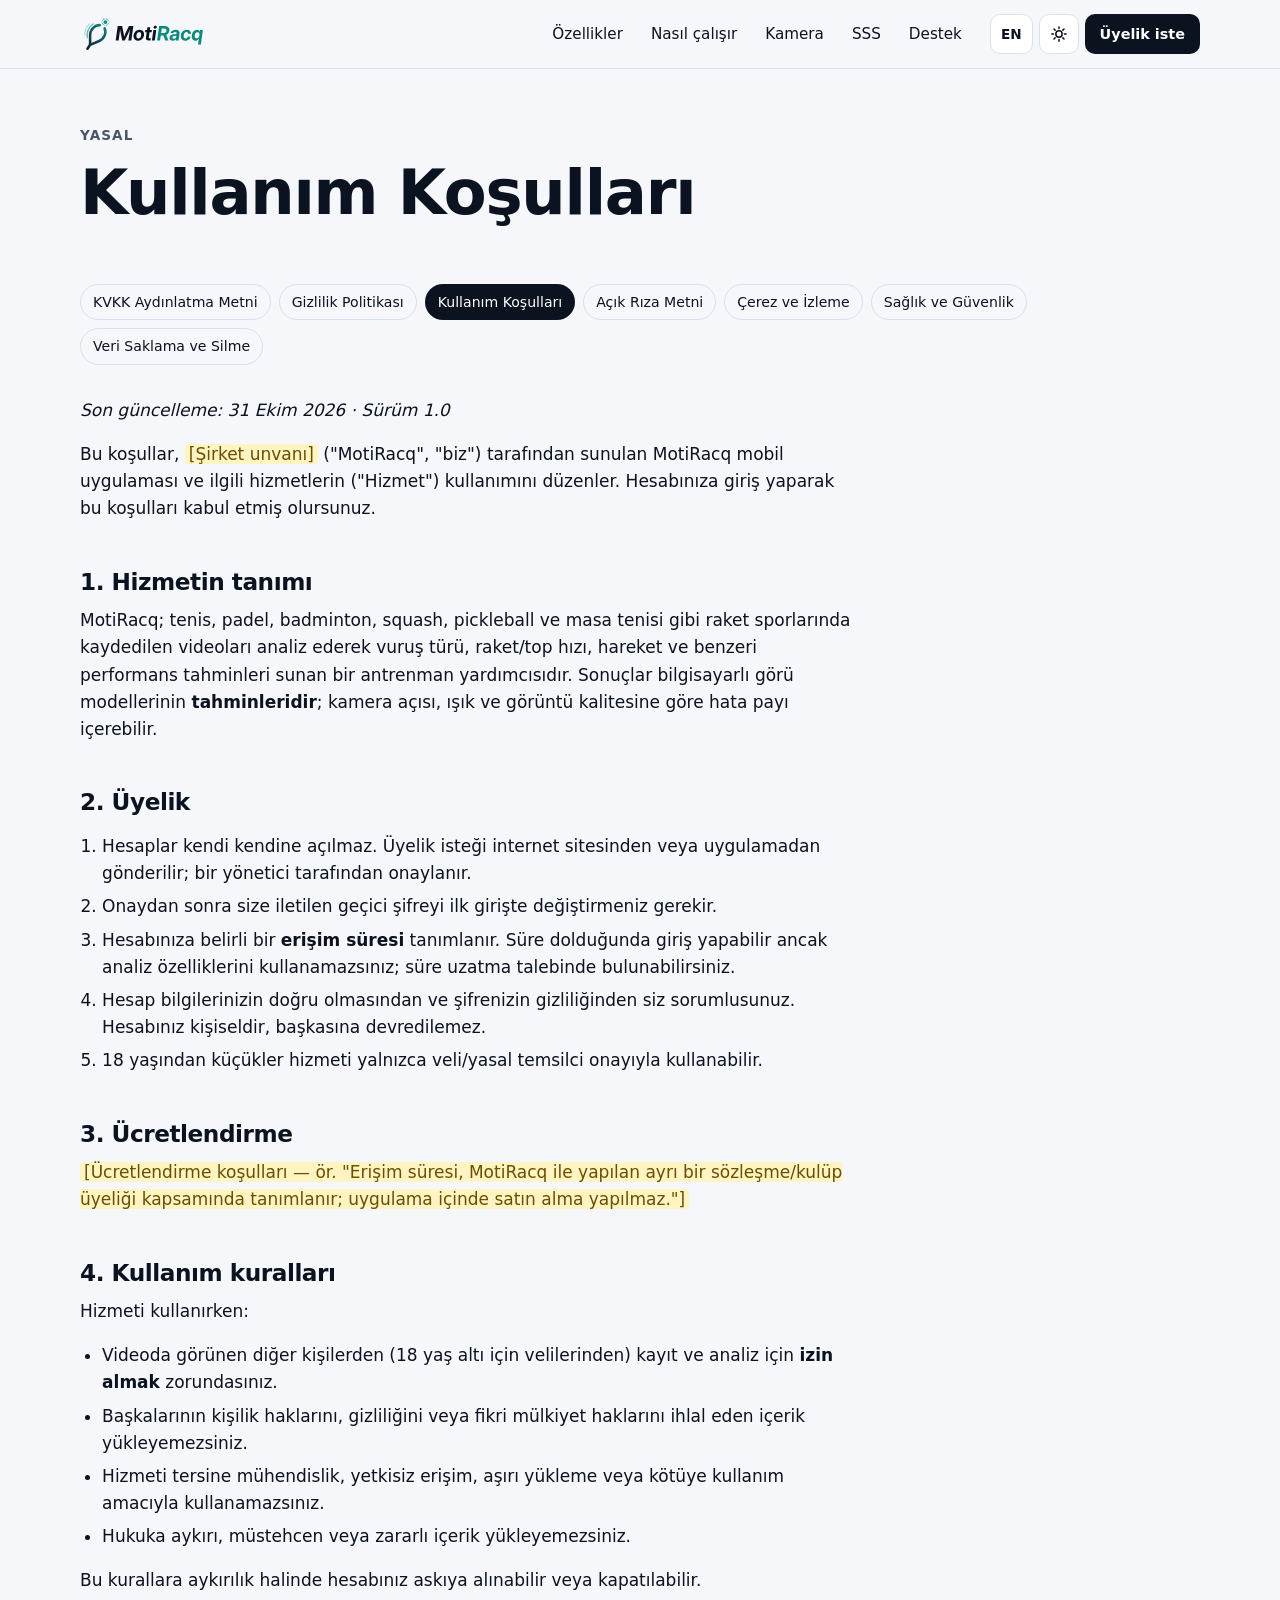
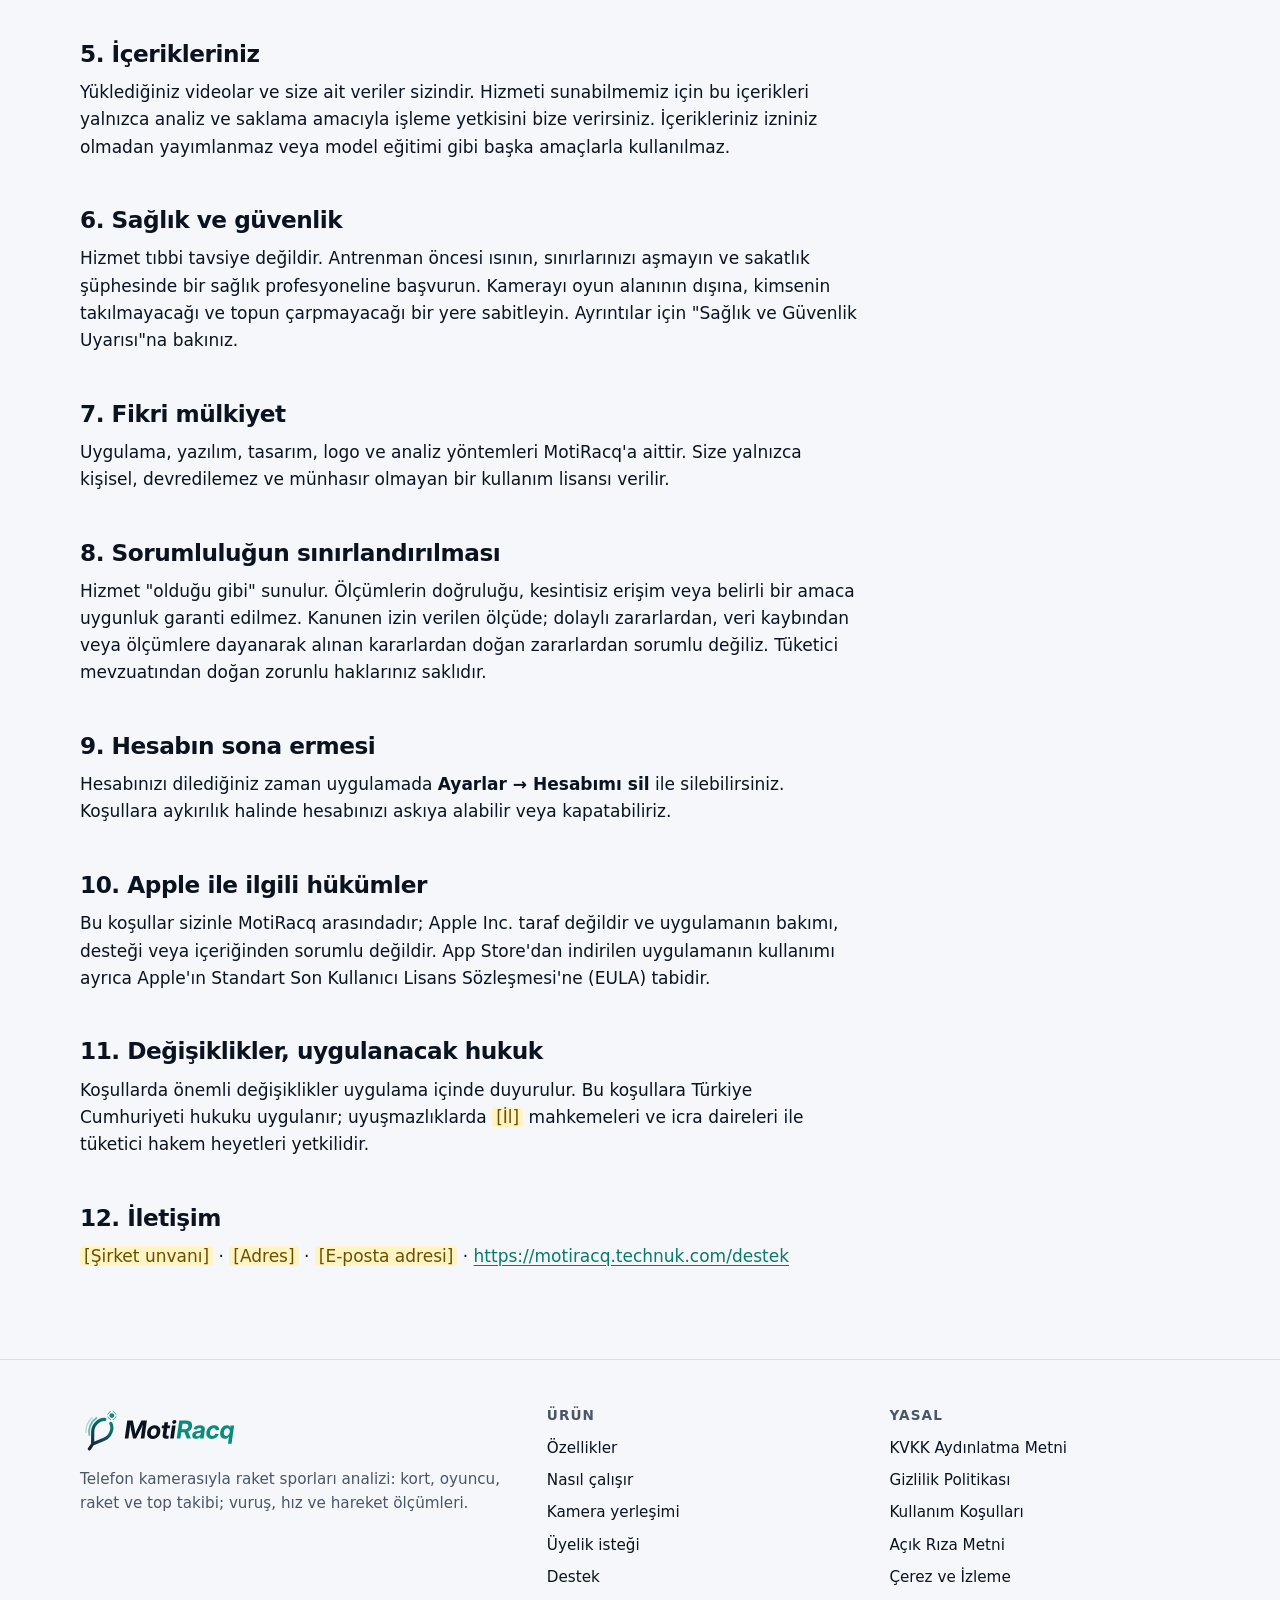
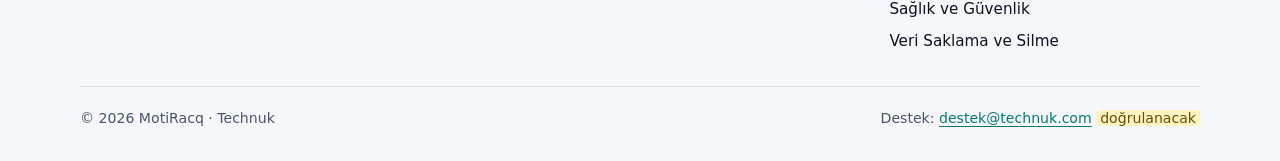
<file: kullanim-kosullari/index.html>
<!doctype html><html lang="tr"><head><meta charset="utf-8"><title>MotiRacq</title><link rel="canonical" href="https://motiracq.technuk.com/kosullar/"><meta http-equiv="refresh" content="0; url=/kosullar/"><meta name="robots" content="noindex"></head><body><a href="/kosullar/">https://motiracq.technuk.com/kosullar/</a></body></html>
</file>
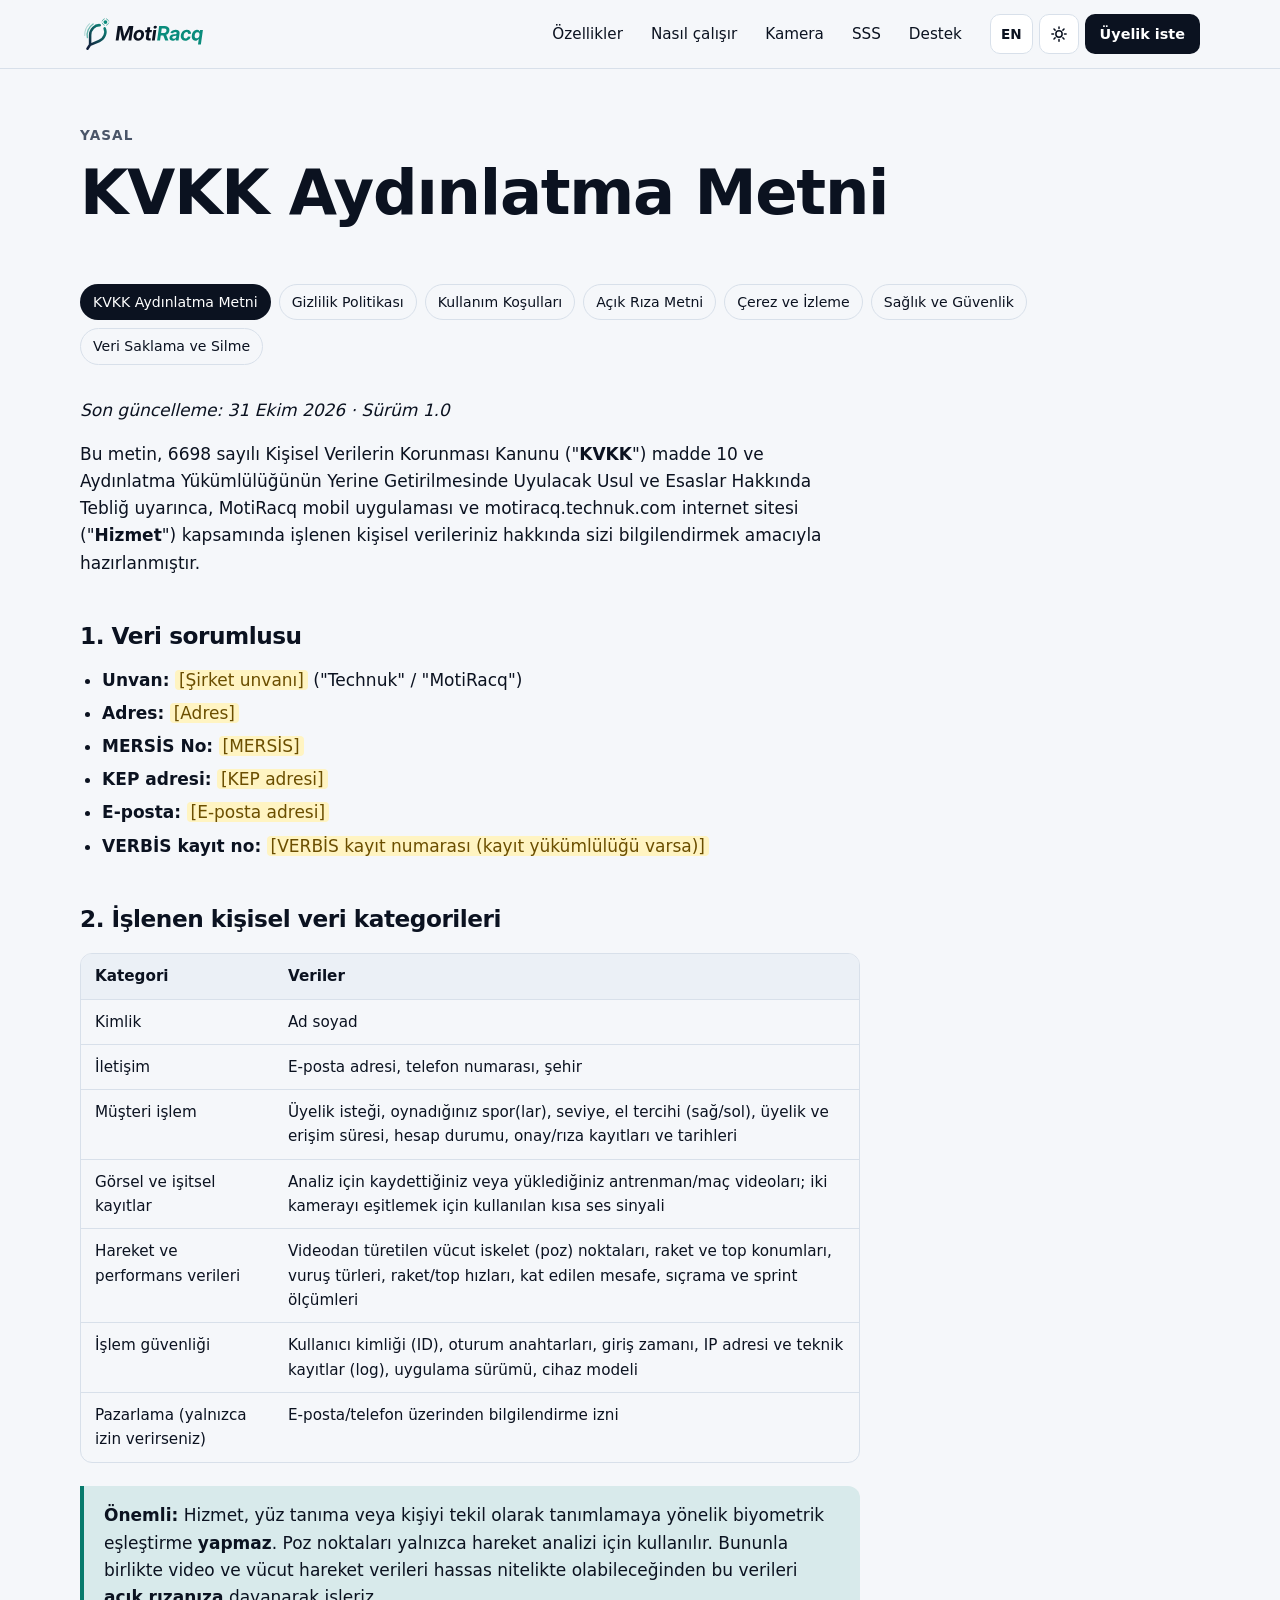
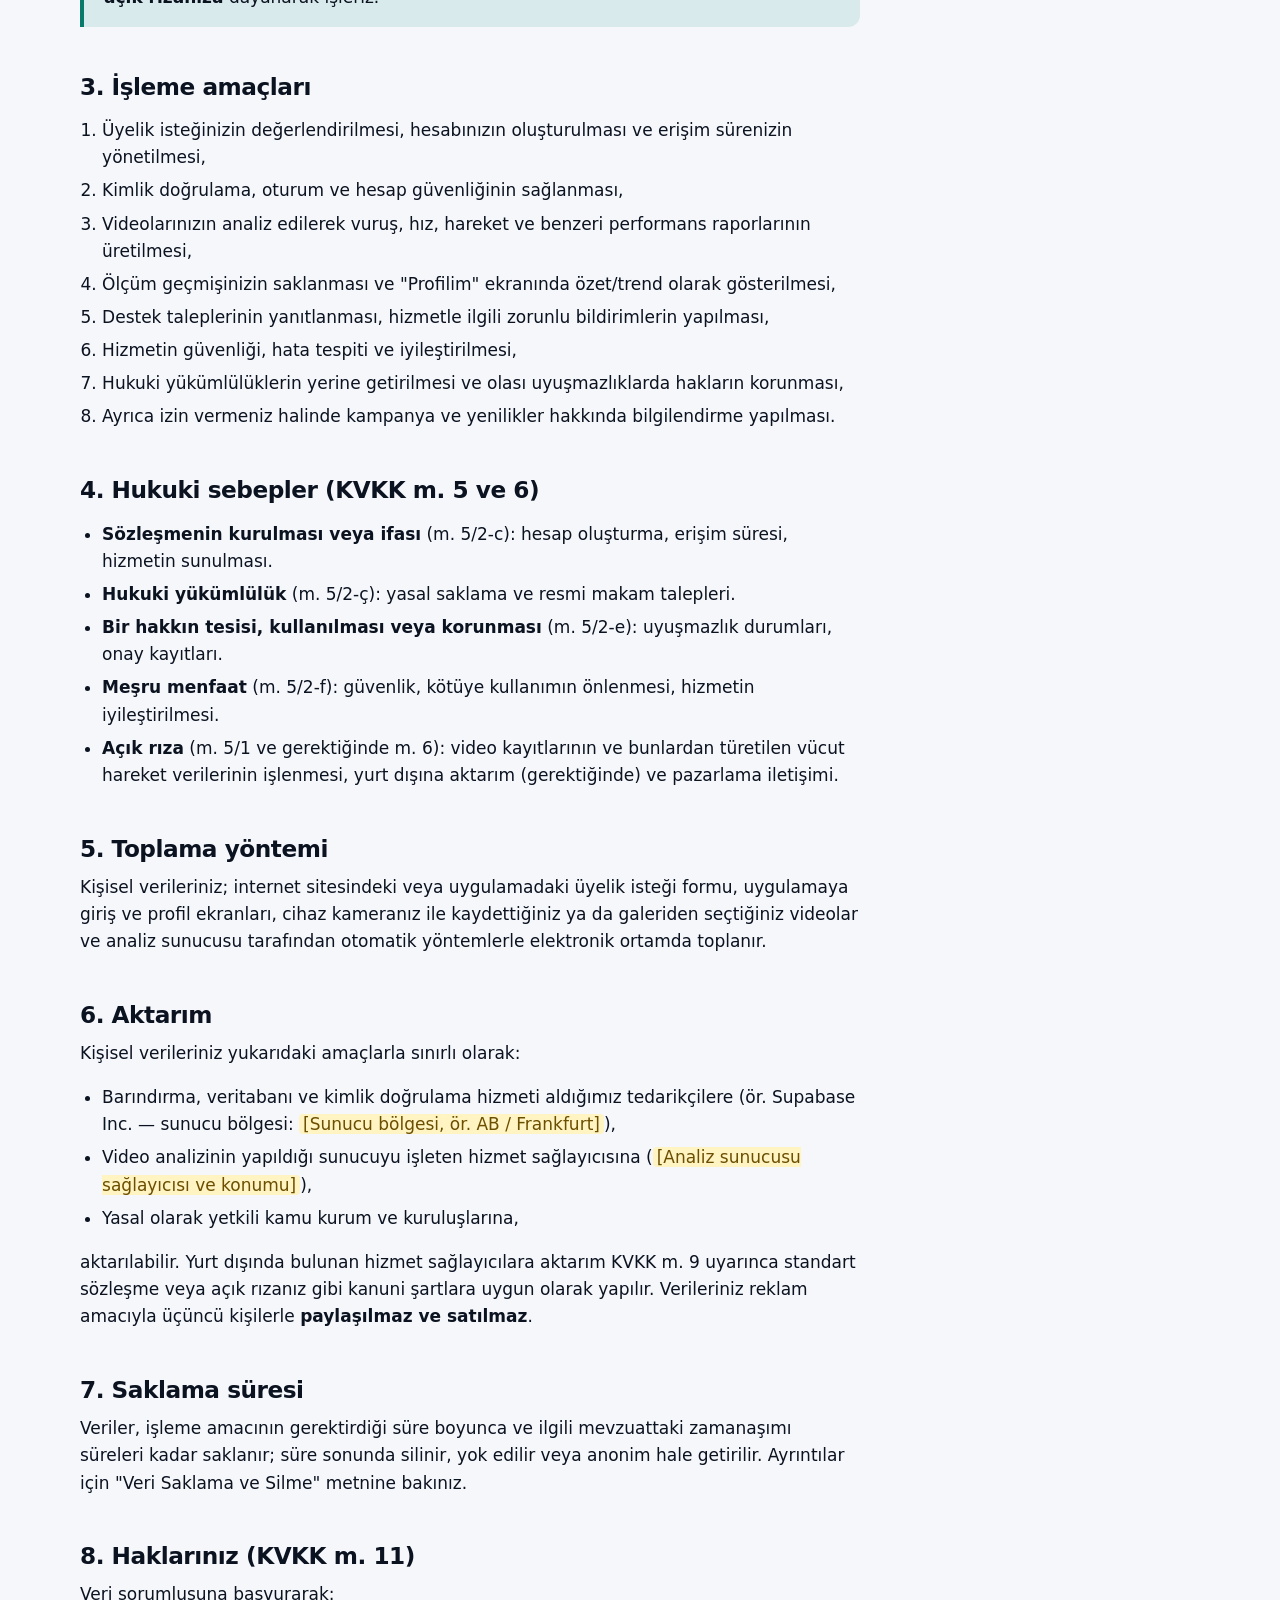
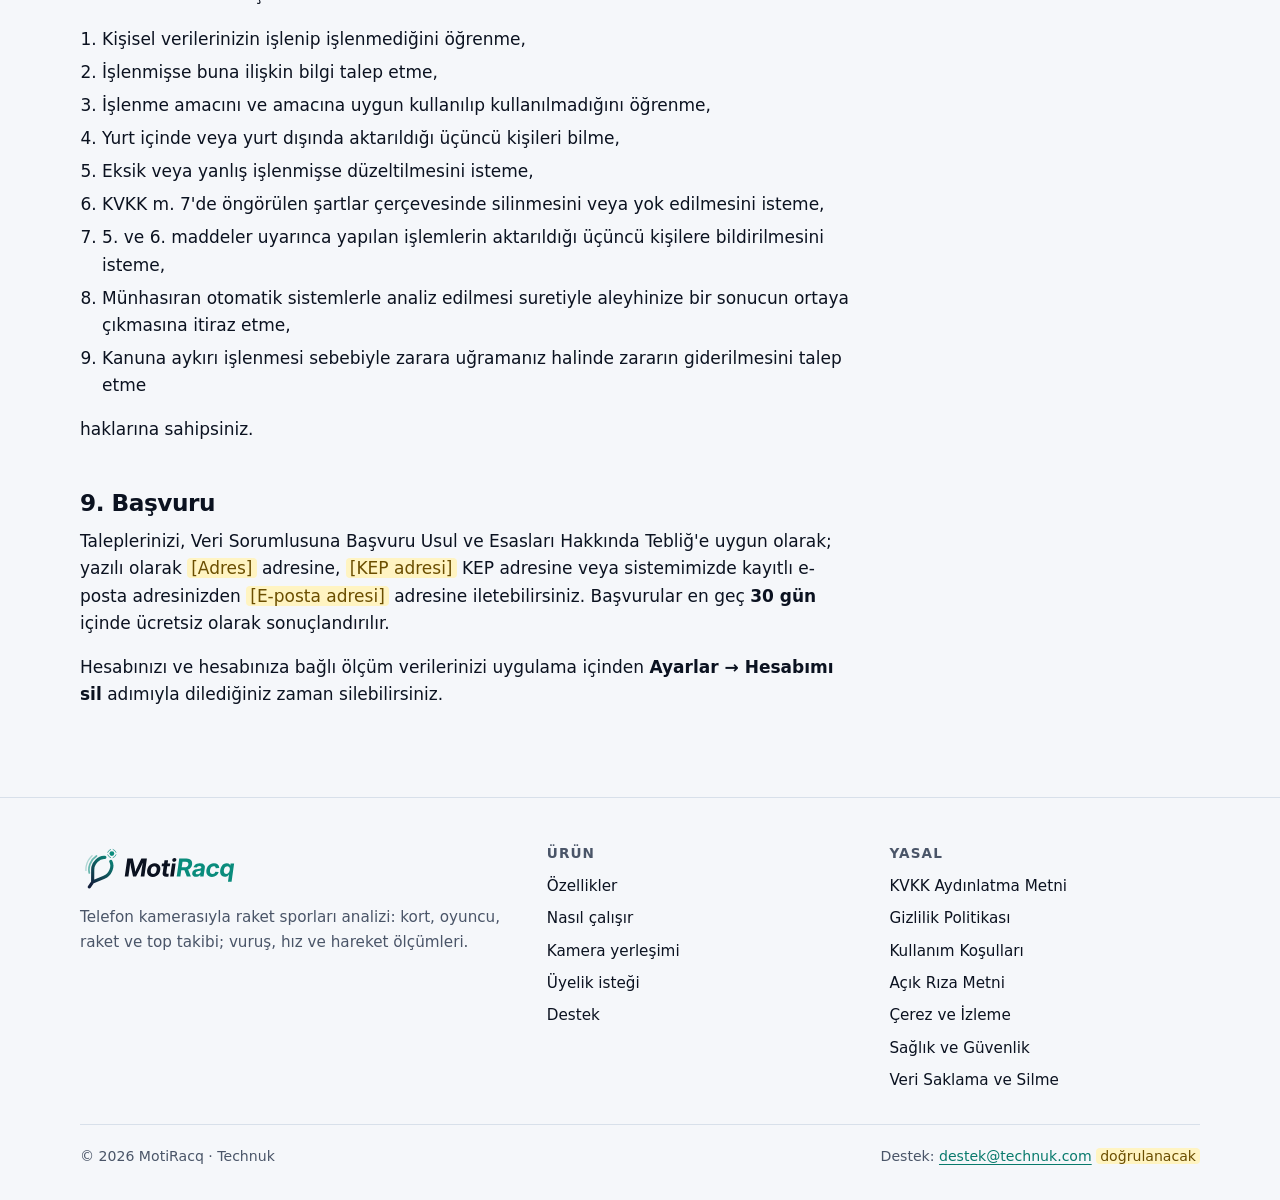
<file: kvkk/index.html>
<!doctype html>
<html lang="tr" data-lang="tr" data-title-tr="KVKK Aydınlatma Metni · MotiRacq" data-title-en="Privacy Notice (KVKK) · MotiRacq" data-desc-tr="MotiRacq KVKK Aydınlatma Metni." data-desc-en="MotiRacq Privacy Notice (KVKK).">
<head>
<meta charset="utf-8">
<meta name="viewport" content="width=device-width, initial-scale=1, viewport-fit=cover">
<title>KVKK Aydınlatma Metni · MotiRacq</title>
<meta name="description" content="MotiRacq KVKK Aydınlatma Metni.">
<link rel="canonical" href="https://motiracq.technuk.com/kvkk/">
<meta name="theme-color" content="#F5F7FA" media="(prefers-color-scheme: light)">
<meta name="theme-color" content="#0B1220" media="(prefers-color-scheme: dark)">
<meta property="og:type" content="website">
<meta property="og:site_name" content="MotiRacq">
<meta property="og:title" content="KVKK Aydınlatma Metni · MotiRacq">
<meta property="og:description" content="MotiRacq KVKK Aydınlatma Metni.">
<meta property="og:url" content="https://motiracq.technuk.com/kvkk/">
<meta property="og:image" content="https://motiracq.technuk.com/assets/brand/og-image.png">
<meta property="og:locale" content="tr_TR">
<meta property="og:locale:alternate" content="en_US">
<meta name="twitter:card" content="summary_large_image">
<link rel="icon" href="/assets/brand/favicon.svg" type="image/svg+xml">
<link rel="icon" href="/assets/brand/favicon-32.png" sizes="32x32" type="image/png">
<link rel="apple-touch-icon" href="/assets/brand/apple-touch-icon.png">
<link rel="manifest" href="/site.webmanifest">
<script>
(function(){var d=document.documentElement,l=null,th=null;
try{var q=new URLSearchParams(location.search).get('lang');l=(q==='en'||q==='tr')?q:localStorage.getItem('mrq-lang');th=localStorage.getItem('mrq-theme');}catch(e){}
if(l==='en'){d.setAttribute('data-lang','en');d.setAttribute('lang','en');}
if(th==='dark'||th==='light')d.setAttribute('data-theme',th);})();
</script>
<link rel="stylesheet" href="/assets/site.css?v=mvwvlr8a">
<script src="/assets/site.js?v=mvwvlr8a" defer></script>


</head>
<body>
<a class="skip" href="#main"><span lang="tr">İçeriğe geç</span><span lang="en">Skip to content</span></a>
<header class="site-header">
  <nav class="container nav" aria-label="Ana menü" data-i18n="aria-label" data-tr-aria-label="Ana menü" data-en-aria-label="Main menu">
    <a class="brand" href="/" aria-label="MotiRacq">
      <img class="logo-light" src="/assets/brand/motiracq-logo-horizontal-light.svg" alt="MotiRacq" width="178" height="36">
      <img class="logo-dark" src="/assets/brand/motiracq-logo-horizontal-dark.svg" alt="MotiRacq" width="178" height="36">
    </a>
    <ul class="nav-links" id="nav-links"><li><a href="/#ozellikler"><span lang="tr">Özellikler</span><span lang="en">Features</span></a></li><li><a href="/#nasil-calisir"><span lang="tr">Nasıl çalışır</span><span lang="en">How it works</span></a></li><li><a href="/#kamera"><span lang="tr">Kamera</span><span lang="en">Camera</span></a></li><li><a href="/#sss"><span lang="tr">SSS</span><span lang="en">FAQ</span></a></li><li><a href="/destek/"><span lang="tr">Destek</span><span lang="en">Support</span></a></li></ul>
    <div class="nav-tools">
      <button class="icon-btn" id="lang-toggle" type="button" aria-label="Switch to English">EN</button>
      <button class="icon-btn" id="theme-toggle" type="button" aria-pressed="false" aria-label="Tema"><svg viewBox="0 0 24 24" fill="none" stroke="currentColor" stroke-width="2" stroke-linecap="round" stroke-linejoin="round" aria-hidden="true"><circle cx="12" cy="12" r="4.2"/><path d="M12 2.5v2.2M12 19.3v2.2M2.5 12h2.2M19.3 12h2.2M5.3 5.3l1.5 1.5M17.2 17.2l1.5 1.5M5.3 18.7l1.5-1.5M17.2 6.8l1.5-1.5"/></svg></button>
      <button class="icon-btn menu-btn" id="menu-toggle" type="button" aria-expanded="false" aria-controls="nav-links" data-i18n="aria-label" data-tr-aria-label="Menüyü aç" data-en-aria-label="Open menu" aria-label="Menüyü aç"><svg viewBox="0 0 24 24" fill="none" stroke="currentColor" stroke-width="2" stroke-linecap="round" aria-hidden="true"><path d="M4 7h16M4 12h16M4 17h16"/></svg></button>
      <a class="btn btn-primary btn-sm btn-cta-nav" href="/basvuru/"><span lang="tr">Üyelik iste</span><span lang="en">Request access</span></a>
    </div>
  </nav>
</header>
<main id="main" tabindex="-1">
<div class="container">
  <header class="page-head">
    <p class="kicker"><span lang="tr">Yasal</span><span lang="en">Legal</span></p>
    <h1 lang="tr">KVKK Aydınlatma Metni</h1><h1 lang="en">Privacy Notice (KVKK)</h1>
  </header>
  <ul class="legal-nav" aria-label="Yasal metinler"><li><a href="/kvkk/" aria-current="page"><span lang="tr">KVKK Aydınlatma Metni</span><span lang="en">KVKK Privacy Notice</span></a></li><li><a href="/gizlilik/"><span lang="tr">Gizlilik Politikası</span><span lang="en">Privacy Policy</span></a></li><li><a href="/kosullar/"><span lang="tr">Kullanım Koşulları</span><span lang="en">Terms of Use</span></a></li><li><a href="/acik-riza/"><span lang="tr">Açık Rıza Metni</span><span lang="en">Explicit Consent</span></a></li><li><a href="/cerez/"><span lang="tr">Çerez ve İzleme</span><span lang="en">Cookies & Tracking</span></a></li><li><a href="/saglik-uyarisi/"><span lang="tr">Sağlık ve Güvenlik</span><span lang="en">Health & Safety</span></a></li><li><a href="/veri-silme/"><span lang="tr">Veri Saklama ve Silme</span><span lang="en">Data Retention & Deletion</span></a></li></ul>
  <article class="doc">
    <div lang="tr"><p><em>Son güncelleme: 31 Ekim 2026 · Sürüm 1.0</em></p>
<p>Bu metin, 6698 sayılı Kişisel Verilerin Korunması Kanunu (&quot;<strong>KVKK</strong>&quot;) madde 10 ve Aydınlatma Yükümlülüğünün Yerine Getirilmesinde Uyulacak Usul ve Esaslar Hakkında Tebliğ uyarınca, MotiRacq mobil uygulaması ve motiracq.technuk.com internet sitesi (&quot;<strong>Hizmet</strong>&quot;) kapsamında işlenen kişisel verileriniz hakkında sizi bilgilendirmek amacıyla hazırlanmıştır.</p>
<h2 id="1-veri-sorumlusu">1. Veri sorumlusu</h2>
<ul><li><strong>Unvan:</strong> <mark class="ph" title="Doldurulacak / to be filled">[Şirket unvanı]</mark> (&quot;Technuk&quot; / &quot;MotiRacq&quot;)</li><li><strong>Adres:</strong> <mark class="ph" title="Doldurulacak / to be filled">[Adres]</mark></li><li><strong>MERSİS No:</strong> <mark class="ph" title="Doldurulacak / to be filled">[MERSİS]</mark></li><li><strong>KEP adresi:</strong> <mark class="ph" title="Doldurulacak / to be filled">[KEP adresi]</mark></li><li><strong>E-posta:</strong> <mark class="ph" title="Doldurulacak / to be filled">[E-posta adresi]</mark></li><li><strong>VERBİS kayıt no:</strong> <mark class="ph" title="Doldurulacak / to be filled">[VERBİS kayıt numarası (kayıt yükümlülüğü varsa)]</mark></li></ul>
<h2 id="2-islenen-kisisel-veri-kategorileri">2. İşlenen kişisel veri kategorileri</h2>
<div class="table-wrap"><table><thead><tr><th scope="col">Kategori</th><th scope="col">Veriler</th></tr></thead><tbody><tr><td>Kimlik</td><td>Ad soyad</td></tr><tr><td>İletişim</td><td>E-posta adresi, telefon numarası, şehir</td></tr><tr><td>Müşteri işlem</td><td>Üyelik isteği, oynadığınız spor(lar), seviye, el tercihi (sağ/sol), üyelik ve erişim süresi, hesap durumu, onay/rıza kayıtları ve tarihleri</td></tr><tr><td>Görsel ve işitsel kayıtlar</td><td>Analiz için kaydettiğiniz veya yüklediğiniz antrenman/maç videoları; iki kamerayı eşitlemek için kullanılan kısa ses sinyali</td></tr><tr><td>Hareket ve performans verileri</td><td>Videodan türetilen vücut iskelet (poz) noktaları, raket ve top konumları, vuruş türleri, raket/top hızları, kat edilen mesafe, sıçrama ve sprint ölçümleri</td></tr><tr><td>İşlem güvenliği</td><td>Kullanıcı kimliği (ID), oturum anahtarları, giriş zamanı, IP adresi ve teknik kayıtlar (log), uygulama sürümü, cihaz modeli</td></tr><tr><td>Pazarlama (yalnızca izin verirseniz)</td><td>E-posta/telefon üzerinden bilgilendirme izni</td></tr></tbody></table></div>
<blockquote><p><strong>Önemli:</strong> Hizmet, yüz tanıma veya kişiyi tekil olarak tanımlamaya yönelik biyometrik eşleştirme <strong>yapmaz</strong>. Poz noktaları yalnızca hareket analizi için kullanılır. Bununla birlikte video ve vücut hareket verileri hassas nitelikte olabileceğinden bu verileri <strong>açık rızanıza</strong> dayanarak işleriz.</p></blockquote>
<h2 id="3-isleme-amaclari">3. İşleme amaçları</h2>
<ol><li>Üyelik isteğinizin değerlendirilmesi, hesabınızın oluşturulması ve erişim sürenizin yönetilmesi,</li><li>Kimlik doğrulama, oturum ve hesap güvenliğinin sağlanması,</li><li>Videolarınızın analiz edilerek vuruş, hız, hareket ve benzeri performans raporlarının üretilmesi,</li><li>Ölçüm geçmişinizin saklanması ve &quot;Profilim&quot; ekranında özet/trend olarak gösterilmesi,</li><li>Destek taleplerinin yanıtlanması, hizmetle ilgili zorunlu bildirimlerin yapılması,</li><li>Hizmetin güvenliği, hata tespiti ve iyileştirilmesi,</li><li>Hukuki yükümlülüklerin yerine getirilmesi ve olası uyuşmazlıklarda hakların korunması,</li><li>Ayrıca izin vermeniz halinde kampanya ve yenilikler hakkında bilgilendirme yapılması.</li></ol>
<h2 id="4-hukuki-sebepler-kvkk-m-5-ve-6">4. Hukuki sebepler (KVKK m. 5 ve 6)</h2>
<ul><li><strong>Sözleşmenin kurulması veya ifası</strong> (m. 5/2-c): hesap oluşturma, erişim süresi, hizmetin sunulması.</li><li><strong>Hukuki yükümlülük</strong> (m. 5/2-ç): yasal saklama ve resmi makam talepleri.</li><li><strong>Bir hakkın tesisi, kullanılması veya korunması</strong> (m. 5/2-e): uyuşmazlık durumları, onay kayıtları.</li><li><strong>Meşru menfaat</strong> (m. 5/2-f): güvenlik, kötüye kullanımın önlenmesi, hizmetin iyileştirilmesi.</li><li><strong>Açık rıza</strong> (m. 5/1 ve gerektiğinde m. 6): video kayıtlarının ve bunlardan türetilen vücut hareket verilerinin işlenmesi, yurt dışına aktarım (gerektiğinde) ve pazarlama iletişimi.</li></ul>
<h2 id="5-toplama-yontemi">5. Toplama yöntemi</h2>
<p>Kişisel verileriniz; internet sitesindeki veya uygulamadaki üyelik isteği formu, uygulamaya giriş ve profil ekranları, cihaz kameranız ile kaydettiğiniz ya da galeriden seçtiğiniz videolar ve analiz sunucusu tarafından otomatik yöntemlerle elektronik ortamda toplanır.</p>
<h2 id="6-aktarim">6. Aktarım</h2>
<p>Kişisel verileriniz yukarıdaki amaçlarla sınırlı olarak:</p>
<ul><li>Barındırma, veritabanı ve kimlik doğrulama hizmeti aldığımız tedarikçilere (ör. Supabase Inc. — sunucu bölgesi: <mark class="ph" title="Doldurulacak / to be filled">[Sunucu bölgesi, ör. AB / Frankfurt]</mark>),</li><li>Video analizinin yapıldığı sunucuyu işleten hizmet sağlayıcısına (<mark class="ph" title="Doldurulacak / to be filled">[Analiz sunucusu sağlayıcısı ve konumu]</mark>),</li><li>Yasal olarak yetkili kamu kurum ve kuruluşlarına,</li></ul>
<p>aktarılabilir. Yurt dışında bulunan hizmet sağlayıcılara aktarım KVKK m. 9 uyarınca standart sözleşme veya açık rızanız gibi kanuni şartlara uygun olarak yapılır. Verileriniz reklam amacıyla üçüncü kişilerle <strong>paylaşılmaz ve satılmaz</strong>.</p>
<h2 id="7-saklama-suresi">7. Saklama süresi</h2>
<p>Veriler, işleme amacının gerektirdiği süre boyunca ve ilgili mevzuattaki zamanaşımı süreleri kadar saklanır; süre sonunda silinir, yok edilir veya anonim hale getirilir. Ayrıntılar için &quot;Veri Saklama ve Silme&quot; metnine bakınız.</p>
<h2 id="8-haklariniz-kvkk-m-11">8. Haklarınız (KVKK m. 11)</h2>
<p>Veri sorumlusuna başvurarak:</p>
<ol><li>Kişisel verilerinizin işlenip işlenmediğini öğrenme,</li><li>İşlenmişse buna ilişkin bilgi talep etme,</li><li>İşlenme amacını ve amacına uygun kullanılıp kullanılmadığını öğrenme,</li><li>Yurt içinde veya yurt dışında aktarıldığı üçüncü kişileri bilme,</li><li>Eksik veya yanlış işlenmişse düzeltilmesini isteme,</li><li>KVKK m. 7'de öngörülen şartlar çerçevesinde silinmesini veya yok edilmesini isteme,</li><li>5. ve 6. maddeler uyarınca yapılan işlemlerin aktarıldığı üçüncü kişilere bildirilmesini isteme,</li><li>Münhasıran otomatik sistemlerle analiz edilmesi suretiyle aleyhinize bir sonucun ortaya çıkmasına itiraz etme,</li><li>Kanuna aykırı işlenmesi sebebiyle zarara uğramanız halinde zararın giderilmesini talep etme</li></ol>
<p>haklarına sahipsiniz.</p>
<h2 id="9-basvuru">9. Başvuru</h2>
<p>Taleplerinizi, Veri Sorumlusuna Başvuru Usul ve Esasları Hakkında Tebliğ'e uygun olarak; yazılı olarak <mark class="ph" title="Doldurulacak / to be filled">[Adres]</mark> adresine, <mark class="ph" title="Doldurulacak / to be filled">[KEP adresi]</mark> KEP adresine veya sistemimizde kayıtlı e-posta adresinizden <mark class="ph" title="Doldurulacak / to be filled">[E-posta adresi]</mark> adresine iletebilirsiniz. Başvurular en geç <strong>30 gün</strong> içinde ücretsiz olarak sonuçlandırılır.</p>
<p>Hesabınızı ve hesabınıza bağlı ölçüm verilerinizi uygulama içinden <strong>Ayarlar → Hesabımı sil</strong> adımıyla dilediğiniz zaman silebilirsiniz.</p></div>
    <div lang="en"><div class="notice">This English translation is provided for convenience; the Turkish version is legally binding.</div><p><em>Last updated: 31 October 2026 · Version 1.0</em></p>
<p>This notice is provided under Article 10 of the Turkish Personal Data Protection Law No. 6698 (&quot;<strong>KVKK</strong>&quot;) to inform you about the personal data processed through the MotiRacq mobile app and the motiracq.technuk.com website (the &quot;<strong>Service</strong>&quot;). The Turkish version prevails in case of conflict.</p>
<h2 id="1-data-controller">1. Data controller</h2>
<ul><li><strong>Company:</strong> <mark class="ph" title="Doldurulacak / to be filled">[Company name]</mark> (&quot;Technuk&quot; / &quot;MotiRacq&quot;)</li><li><strong>Address:</strong> <mark class="ph" title="Doldurulacak / to be filled">[Address]</mark></li><li><strong>MERSIS No:</strong> <mark class="ph" title="Doldurulacak / to be filled">[MERSIS]</mark></li><li><strong>Registered e-mail (KEP):</strong> <mark class="ph" title="Doldurulacak / to be filled">[KEP address]</mark></li><li><strong>E-mail:</strong> <mark class="ph" title="Doldurulacak / to be filled">[E-mail address]</mark></li><li><strong>VERBIS registration no:</strong> <mark class="ph" title="Doldurulacak / to be filled">[VERBIS registration number (if applicable)]</mark></li></ul>
<h2 id="2-categories-of-personal-data">2. Categories of personal data</h2>
<div class="table-wrap"><table><thead><tr><th scope="col">Category</th><th scope="col">Data</th></tr></thead><tbody><tr><td>Identity</td><td>Full name</td></tr><tr><td>Contact</td><td>E-mail address, phone number, city</td></tr><tr><td>Customer transaction</td><td>Access request, sport(s), level, handedness, membership and access period, account status, consent records and their dates</td></tr><tr><td>Visual and audio recordings</td><td>Training/match videos you record or upload for analysis; a short audio cue used to synchronise two cameras</td></tr><tr><td>Movement and performance data</td><td>Body (pose) keypoints derived from video, racket and ball positions, stroke types, racket/ball speeds, distance covered, jumps and sprints</td></tr><tr><td>Transaction security</td><td>User ID, session tokens, sign-in time, IP address and technical logs, app version, device model</td></tr><tr><td>Marketing (only if you opt in)</td><td>Permission to receive news by e-mail/phone</td></tr></tbody></table></div>
<blockquote><p><strong>Important:</strong> The Service does <strong>not</strong> perform face recognition or biometric matching to uniquely identify a person. Pose keypoints are used for movement analysis only. Because video and body-movement data may be sensitive, we process them on the basis of your <strong>explicit consent</strong>.</p></blockquote>
<h2 id="3-purposes">3. Purposes</h2>
<ol><li>Reviewing your access request, creating your account and managing your access period,</li><li>Authentication, session and account security,</li><li>Analysing your videos to produce stroke, speed and movement reports,</li><li>Keeping your measurement history and showing it as summaries/trends under &quot;My profile&quot;,</li><li>Answering support requests and sending service-related notices,</li><li>Security, troubleshooting and improving the Service,</li><li>Complying with legal obligations and protecting our rights in disputes,</li><li>If you opt in, informing you about news and offers.</li></ol>
<h2 id="4-legal-bases-kvkk-art-5-and-6">4. Legal bases (KVKK Art. 5 and 6)</h2>
<ul><li><strong>Performance of a contract</strong> (Art. 5/2-c): account, access period, providing the Service.</li><li><strong>Legal obligation</strong> (Art. 5/2-ç): statutory retention and requests by authorities.</li><li><strong>Establishment, exercise or defence of a right</strong> (Art. 5/2-e): disputes, consent records.</li><li><strong>Legitimate interest</strong> (Art. 5/2-f): security, abuse prevention, improving the Service.</li><li><strong>Explicit consent</strong> (Art. 5/1 and Art. 6 where applicable): processing of videos and derived body-movement data, transfer abroad (where required) and marketing.</li></ul>
<h2 id="5-how-we-collect-data">5. How we collect data</h2>
<p>Electronically, via the access request form on the website or in the app, the sign-in and profile screens, videos you record with your camera or pick from your library, and automatically by the analysis server.</p>
<h2 id="6-transfers">6. Transfers</h2>
<p>Limited to the purposes above, your data may be transferred to our hosting, database and authentication provider (e.g. Supabase Inc. — server region: <mark class="ph" title="Doldurulacak / to be filled">[Server region, e.g. EU / Frankfurt]</mark>), to the provider operating the video analysis server (<mark class="ph" title="Doldurulacak / to be filled">[Analysis server provider and location]</mark>), and to authorised public authorities. Transfers to providers abroad are made in line with KVKK Art. 9 (standard contractual clauses or your explicit consent). Your data is <strong>never sold or shared for advertising</strong>.</p>
<h2 id="7-retention">7. Retention</h2>
<p>Data is kept as long as the processing purpose requires and for statutory limitation periods, then deleted, destroyed or anonymised. See &quot;Data Retention and Deletion&quot;.</p>
<h2 id="8-your-rights-kvkk-art-11">8. Your rights (KVKK Art. 11)</h2>
<p>You may ask us to: learn whether your data is processed; request information about it; learn the purpose and whether it is used accordingly; know the third parties it is transferred to; have it corrected; have it erased or destroyed under Art. 7; have third parties notified of such actions; object to a result against you arising exclusively from automated analysis; and claim compensation for damage caused by unlawful processing.</p>
<h2 id="9-how-to-apply">9. How to apply</h2>
<p>Send your request in writing to <mark class="ph" title="Doldurulacak / to be filled">[Address]</mark>, via KEP to <mark class="ph" title="Doldurulacak / to be filled">[KEP address]</mark>, or from your registered e-mail to <mark class="ph" title="Doldurulacak / to be filled">[E-mail address]</mark>. Requests are answered free of charge within <strong>30 days</strong>.</p>
<p>You can delete your account and its measurement data at any time in the app via <strong>Settings → Delete my account</strong>.</p></div>
  </article>
</div>
</main>
<footer class="site-footer">
  <div class="container">
    <div class="footer-grid">
      <div>
        <img class="logo-light" src="/assets/brand/motiracq-logo-horizontal-light.svg" alt="MotiRacq" width="158" height="32" loading="lazy">
        <img class="logo-dark" src="/assets/brand/motiracq-logo-horizontal-dark.svg" alt="MotiRacq" width="158" height="32" loading="lazy">
        <p class="muted" style="margin-top:14px;max-width:30em"><span lang="tr">Telefon kamerasıyla raket sporları analizi: kort, oyuncu, raket ve top takibi; vuruş, hız ve hareket ölçümleri.</span><span lang="en">Racket-sports analysis with your phone camera: court, player, racket and ball tracking; stroke, speed and movement metrics.</span></p>
      </div>
      <div>
        <h2><span lang="tr">Ürün</span><span lang="en">Product</span></h2>
        <ul>
          <li><a href="/#ozellikler"><span lang="tr">Özellikler</span><span lang="en">Features</span></a></li>
          <li><a href="/#nasil-calisir"><span lang="tr">Nasıl çalışır</span><span lang="en">How it works</span></a></li>
          <li><a href="/#kamera"><span lang="tr">Kamera yerleşimi</span><span lang="en">Camera placement</span></a></li>
          <li><a href="/basvuru/"><span lang="tr">Üyelik isteği</span><span lang="en">Request access</span></a></li>
          <li><a href="/destek/"><span lang="tr">Destek</span><span lang="en">Support</span></a></li>
        </ul>
      </div>
      <div>
        <h2><span lang="tr">Yasal</span><span lang="en">Legal</span></h2>
        <ul><li><a href="/kvkk/"><span lang="tr">KVKK Aydınlatma Metni</span><span lang="en">KVKK Privacy Notice</span></a></li><li><a href="/gizlilik/"><span lang="tr">Gizlilik Politikası</span><span lang="en">Privacy Policy</span></a></li><li><a href="/kosullar/"><span lang="tr">Kullanım Koşulları</span><span lang="en">Terms of Use</span></a></li><li><a href="/acik-riza/"><span lang="tr">Açık Rıza Metni</span><span lang="en">Explicit Consent</span></a></li><li><a href="/cerez/"><span lang="tr">Çerez ve İzleme</span><span lang="en">Cookies & Tracking</span></a></li><li><a href="/saglik-uyarisi/"><span lang="tr">Sağlık ve Güvenlik</span><span lang="en">Health & Safety</span></a></li><li><a href="/veri-silme/"><span lang="tr">Veri Saklama ve Silme</span><span lang="en">Data Retention & Deletion</span></a></li></ul>
      </div>
    </div>
    <div class="footer-bottom">
      <span>© <span id="year">2026</span> MotiRacq · Technuk</span>
      <span><span lang="tr">Destek</span><span lang="en">Support</span>: <a href="mailto:destek@technuk.com">destek@technuk.com</a> <mark class="ph"><span lang="tr">doğrulanacak</span><span lang="en">to be confirmed</span></mark></span>
    </div>
  </div>
</footer>
</body>
</html>
</file>
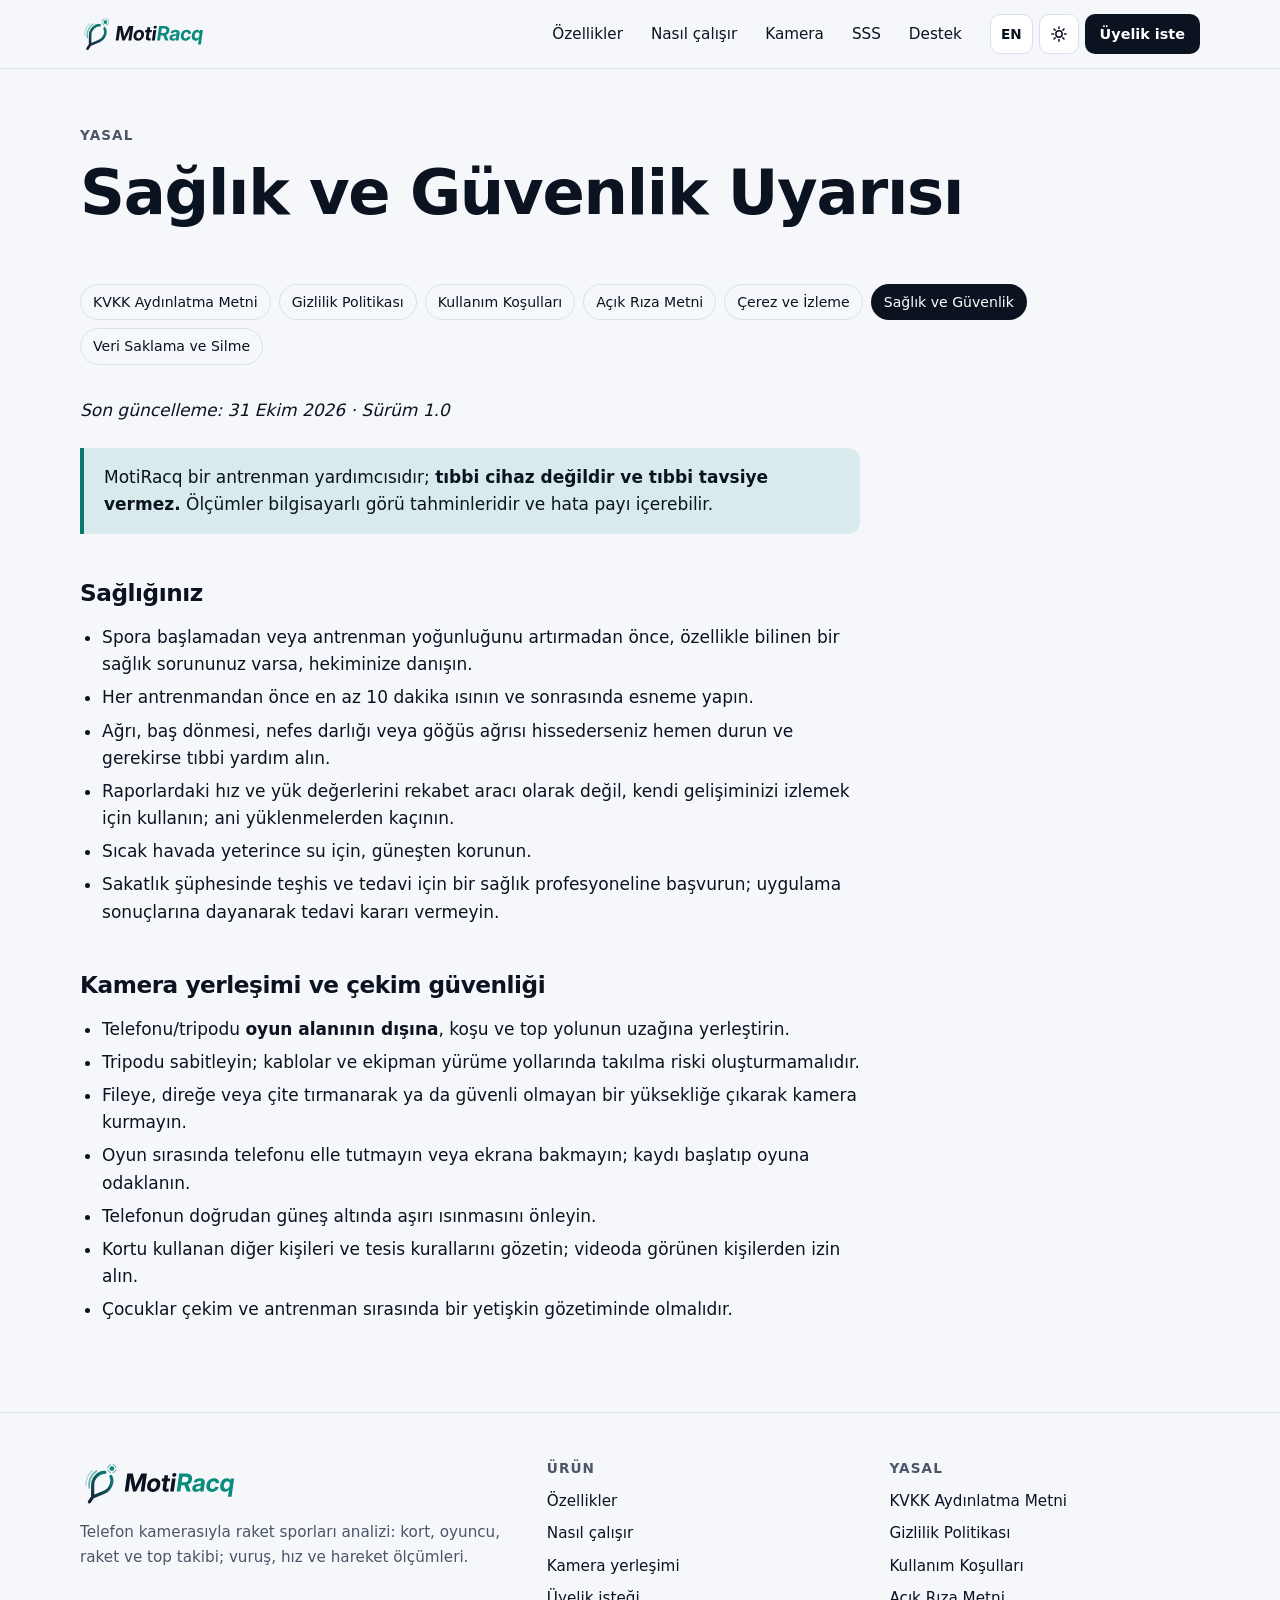
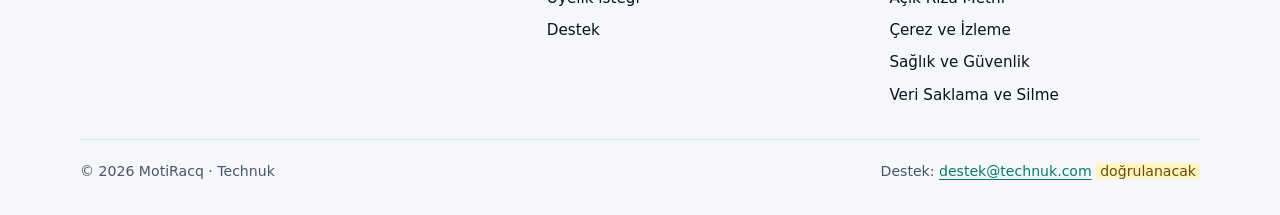
<file: saglik-uyarisi/index.html>
<!doctype html>
<html lang="tr" data-lang="tr" data-title-tr="Sağlık ve Güvenlik Uyarısı · MotiRacq" data-title-en="Health and Safety Notice · MotiRacq" data-desc-tr="MotiRacq Sağlık ve Güvenlik Uyarısı." data-desc-en="MotiRacq Health and Safety Notice.">
<head>
<meta charset="utf-8">
<meta name="viewport" content="width=device-width, initial-scale=1, viewport-fit=cover">
<title>Sağlık ve Güvenlik Uyarısı · MotiRacq</title>
<meta name="description" content="MotiRacq Sağlık ve Güvenlik Uyarısı.">
<link rel="canonical" href="https://motiracq.technuk.com/saglik-uyarisi/">
<meta name="theme-color" content="#F5F7FA" media="(prefers-color-scheme: light)">
<meta name="theme-color" content="#0B1220" media="(prefers-color-scheme: dark)">
<meta property="og:type" content="website">
<meta property="og:site_name" content="MotiRacq">
<meta property="og:title" content="Sağlık ve Güvenlik Uyarısı · MotiRacq">
<meta property="og:description" content="MotiRacq Sağlık ve Güvenlik Uyarısı.">
<meta property="og:url" content="https://motiracq.technuk.com/saglik-uyarisi/">
<meta property="og:image" content="https://motiracq.technuk.com/assets/brand/og-image.png">
<meta property="og:locale" content="tr_TR">
<meta property="og:locale:alternate" content="en_US">
<meta name="twitter:card" content="summary_large_image">
<link rel="icon" href="/assets/brand/favicon.svg" type="image/svg+xml">
<link rel="icon" href="/assets/brand/favicon-32.png" sizes="32x32" type="image/png">
<link rel="apple-touch-icon" href="/assets/brand/apple-touch-icon.png">
<link rel="manifest" href="/site.webmanifest">
<script>
(function(){var d=document.documentElement,l=null,th=null;
try{var q=new URLSearchParams(location.search).get('lang');l=(q==='en'||q==='tr')?q:localStorage.getItem('mrq-lang');th=localStorage.getItem('mrq-theme');}catch(e){}
if(l==='en'){d.setAttribute('data-lang','en');d.setAttribute('lang','en');}
if(th==='dark'||th==='light')d.setAttribute('data-theme',th);})();
</script>
<link rel="stylesheet" href="/assets/site.css?v=mvwvlr8a">
<script src="/assets/site.js?v=mvwvlr8a" defer></script>


</head>
<body>
<a class="skip" href="#main"><span lang="tr">İçeriğe geç</span><span lang="en">Skip to content</span></a>
<header class="site-header">
  <nav class="container nav" aria-label="Ana menü" data-i18n="aria-label" data-tr-aria-label="Ana menü" data-en-aria-label="Main menu">
    <a class="brand" href="/" aria-label="MotiRacq">
      <img class="logo-light" src="/assets/brand/motiracq-logo-horizontal-light.svg" alt="MotiRacq" width="178" height="36">
      <img class="logo-dark" src="/assets/brand/motiracq-logo-horizontal-dark.svg" alt="MotiRacq" width="178" height="36">
    </a>
    <ul class="nav-links" id="nav-links"><li><a href="/#ozellikler"><span lang="tr">Özellikler</span><span lang="en">Features</span></a></li><li><a href="/#nasil-calisir"><span lang="tr">Nasıl çalışır</span><span lang="en">How it works</span></a></li><li><a href="/#kamera"><span lang="tr">Kamera</span><span lang="en">Camera</span></a></li><li><a href="/#sss"><span lang="tr">SSS</span><span lang="en">FAQ</span></a></li><li><a href="/destek/"><span lang="tr">Destek</span><span lang="en">Support</span></a></li></ul>
    <div class="nav-tools">
      <button class="icon-btn" id="lang-toggle" type="button" aria-label="Switch to English">EN</button>
      <button class="icon-btn" id="theme-toggle" type="button" aria-pressed="false" aria-label="Tema"><svg viewBox="0 0 24 24" fill="none" stroke="currentColor" stroke-width="2" stroke-linecap="round" stroke-linejoin="round" aria-hidden="true"><circle cx="12" cy="12" r="4.2"/><path d="M12 2.5v2.2M12 19.3v2.2M2.5 12h2.2M19.3 12h2.2M5.3 5.3l1.5 1.5M17.2 17.2l1.5 1.5M5.3 18.7l1.5-1.5M17.2 6.8l1.5-1.5"/></svg></button>
      <button class="icon-btn menu-btn" id="menu-toggle" type="button" aria-expanded="false" aria-controls="nav-links" data-i18n="aria-label" data-tr-aria-label="Menüyü aç" data-en-aria-label="Open menu" aria-label="Menüyü aç"><svg viewBox="0 0 24 24" fill="none" stroke="currentColor" stroke-width="2" stroke-linecap="round" aria-hidden="true"><path d="M4 7h16M4 12h16M4 17h16"/></svg></button>
      <a class="btn btn-primary btn-sm btn-cta-nav" href="/basvuru/"><span lang="tr">Üyelik iste</span><span lang="en">Request access</span></a>
    </div>
  </nav>
</header>
<main id="main" tabindex="-1">
<div class="container">
  <header class="page-head">
    <p class="kicker"><span lang="tr">Yasal</span><span lang="en">Legal</span></p>
    <h1 lang="tr">Sağlık ve Güvenlik Uyarısı</h1><h1 lang="en">Health and Safety Notice</h1>
  </header>
  <ul class="legal-nav" aria-label="Yasal metinler"><li><a href="/kvkk/"><span lang="tr">KVKK Aydınlatma Metni</span><span lang="en">KVKK Privacy Notice</span></a></li><li><a href="/gizlilik/"><span lang="tr">Gizlilik Politikası</span><span lang="en">Privacy Policy</span></a></li><li><a href="/kosullar/"><span lang="tr">Kullanım Koşulları</span><span lang="en">Terms of Use</span></a></li><li><a href="/acik-riza/"><span lang="tr">Açık Rıza Metni</span><span lang="en">Explicit Consent</span></a></li><li><a href="/cerez/"><span lang="tr">Çerez ve İzleme</span><span lang="en">Cookies & Tracking</span></a></li><li><a href="/saglik-uyarisi/" aria-current="page"><span lang="tr">Sağlık ve Güvenlik</span><span lang="en">Health & Safety</span></a></li><li><a href="/veri-silme/"><span lang="tr">Veri Saklama ve Silme</span><span lang="en">Data Retention & Deletion</span></a></li></ul>
  <article class="doc">
    <div lang="tr"><p><em>Son güncelleme: 31 Ekim 2026 · Sürüm 1.0</em></p>
<blockquote><p>MotiRacq bir antrenman yardımcısıdır; <strong>tıbbi cihaz değildir ve tıbbi tavsiye vermez.</strong> Ölçümler bilgisayarlı görü tahminleridir ve hata payı içerebilir.</p></blockquote>
<h2 id="sagliginiz">Sağlığınız</h2>
<ul><li>Spora başlamadan veya antrenman yoğunluğunu artırmadan önce, özellikle bilinen bir sağlık sorununuz varsa, hekiminize danışın.</li><li>Her antrenmandan önce en az 10 dakika ısının ve sonrasında esneme yapın.</li><li>Ağrı, baş dönmesi, nefes darlığı veya göğüs ağrısı hissederseniz hemen durun ve gerekirse tıbbi yardım alın.</li><li>Raporlardaki hız ve yük değerlerini rekabet aracı olarak değil, kendi gelişiminizi izlemek için kullanın; ani yüklenmelerden kaçının.</li><li>Sıcak havada yeterince su için, güneşten korunun.</li><li>Sakatlık şüphesinde teşhis ve tedavi için bir sağlık profesyoneline başvurun; uygulama sonuçlarına dayanarak tedavi kararı vermeyin.</li></ul>
<h2 id="kamera-yerlesimi-ve-cekim-guvenligi">Kamera yerleşimi ve çekim güvenliği</h2>
<ul><li>Telefonu/tripodu <strong>oyun alanının dışına</strong>, koşu ve top yolunun uzağına yerleştirin.</li><li>Tripodu sabitleyin; kablolar ve ekipman yürüme yollarında takılma riski oluşturmamalıdır.</li><li>Fileye, direğe veya çite tırmanarak ya da güvenli olmayan bir yüksekliğe çıkarak kamera kurmayın.</li><li>Oyun sırasında telefonu elle tutmayın veya ekrana bakmayın; kaydı başlatıp oyuna odaklanın.</li><li>Telefonun doğrudan güneş altında aşırı ısınmasını önleyin.</li><li>Kortu kullanan diğer kişileri ve tesis kurallarını gözetin; videoda görünen kişilerden izin alın.</li><li>Çocuklar çekim ve antrenman sırasında bir yetişkin gözetiminde olmalıdır.</li></ul></div>
    <div lang="en"><div class="notice">This English translation is provided for convenience; the Turkish version is legally binding.</div><p><em>Last updated: 31 October 2026 · Version 1.0</em></p>
<blockquote><p>MotiRacq is a training aid; it is <strong>not a medical device and does not give medical advice.</strong> Measurements are computer-vision estimates and may contain errors.</p></blockquote>
<h2 id="your-health">Your health</h2>
<ul><li>Consult your doctor before starting a sport or increasing training intensity, especially if you have a known health condition.</li><li>Warm up for at least 10 minutes before every session and stretch afterwards.</li><li>Stop immediately and seek medical help if needed if you feel pain, dizziness, shortness of breath or chest pain.</li><li>Use the speed and load values in reports to follow your own progress, not as a competition; avoid sudden overload.</li><li>Drink enough water and protect yourself from the sun in hot weather.</li><li>If you suspect an injury, see a health professional for diagnosis and treatment; do not make treatment decisions based on app results.</li></ul>
<h2 id="camera-placement-and-recording-safety">Camera placement and recording safety</h2>
<ul><li>Place the phone/tripod <strong>outside the playing area</strong>, away from running lines and ball paths.</li><li>Secure the tripod; cables and equipment must not create a trip hazard on walkways.</li><li>Do not climb the net, posts or fences, or use an unsafe height to mount the camera.</li><li>Do not hold or look at the phone while playing; start the recording and focus on the game.</li><li>Prevent the phone from overheating in direct sunlight.</li><li>Respect other court users and facility rules; get permission from people who appear in your videos.</li><li>Children should be supervised by an adult while recording and training.</li></ul></div>
  </article>
</div>
</main>
<footer class="site-footer">
  <div class="container">
    <div class="footer-grid">
      <div>
        <img class="logo-light" src="/assets/brand/motiracq-logo-horizontal-light.svg" alt="MotiRacq" width="158" height="32" loading="lazy">
        <img class="logo-dark" src="/assets/brand/motiracq-logo-horizontal-dark.svg" alt="MotiRacq" width="158" height="32" loading="lazy">
        <p class="muted" style="margin-top:14px;max-width:30em"><span lang="tr">Telefon kamerasıyla raket sporları analizi: kort, oyuncu, raket ve top takibi; vuruş, hız ve hareket ölçümleri.</span><span lang="en">Racket-sports analysis with your phone camera: court, player, racket and ball tracking; stroke, speed and movement metrics.</span></p>
      </div>
      <div>
        <h2><span lang="tr">Ürün</span><span lang="en">Product</span></h2>
        <ul>
          <li><a href="/#ozellikler"><span lang="tr">Özellikler</span><span lang="en">Features</span></a></li>
          <li><a href="/#nasil-calisir"><span lang="tr">Nasıl çalışır</span><span lang="en">How it works</span></a></li>
          <li><a href="/#kamera"><span lang="tr">Kamera yerleşimi</span><span lang="en">Camera placement</span></a></li>
          <li><a href="/basvuru/"><span lang="tr">Üyelik isteği</span><span lang="en">Request access</span></a></li>
          <li><a href="/destek/"><span lang="tr">Destek</span><span lang="en">Support</span></a></li>
        </ul>
      </div>
      <div>
        <h2><span lang="tr">Yasal</span><span lang="en">Legal</span></h2>
        <ul><li><a href="/kvkk/"><span lang="tr">KVKK Aydınlatma Metni</span><span lang="en">KVKK Privacy Notice</span></a></li><li><a href="/gizlilik/"><span lang="tr">Gizlilik Politikası</span><span lang="en">Privacy Policy</span></a></li><li><a href="/kosullar/"><span lang="tr">Kullanım Koşulları</span><span lang="en">Terms of Use</span></a></li><li><a href="/acik-riza/"><span lang="tr">Açık Rıza Metni</span><span lang="en">Explicit Consent</span></a></li><li><a href="/cerez/"><span lang="tr">Çerez ve İzleme</span><span lang="en">Cookies & Tracking</span></a></li><li><a href="/saglik-uyarisi/"><span lang="tr">Sağlık ve Güvenlik</span><span lang="en">Health & Safety</span></a></li><li><a href="/veri-silme/"><span lang="tr">Veri Saklama ve Silme</span><span lang="en">Data Retention & Deletion</span></a></li></ul>
      </div>
    </div>
    <div class="footer-bottom">
      <span>© <span id="year">2026</span> MotiRacq · Technuk</span>
      <span><span lang="tr">Destek</span><span lang="en">Support</span>: <a href="mailto:destek@technuk.com">destek@technuk.com</a> <mark class="ph"><span lang="tr">doğrulanacak</span><span lang="en">to be confirmed</span></mark></span>
    </div>
  </div>
</footer>
</body>
</html>
</file>
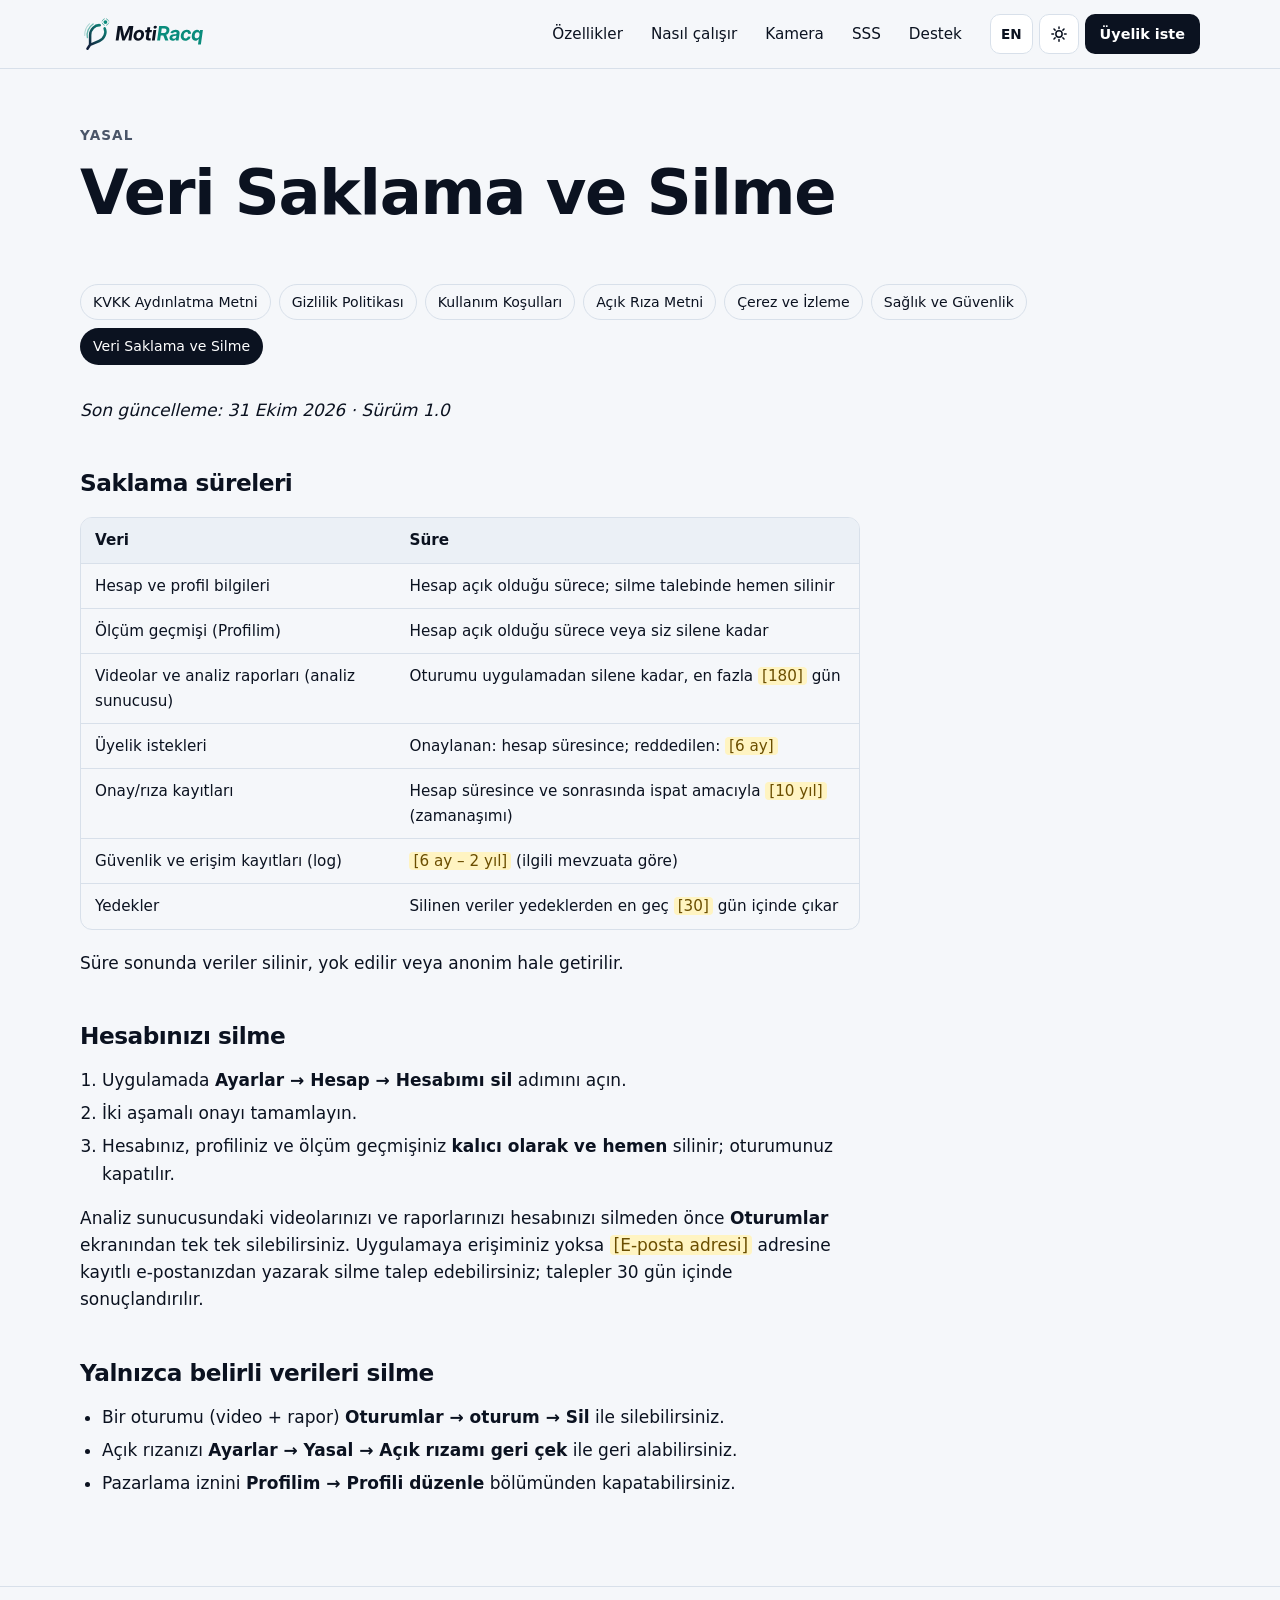
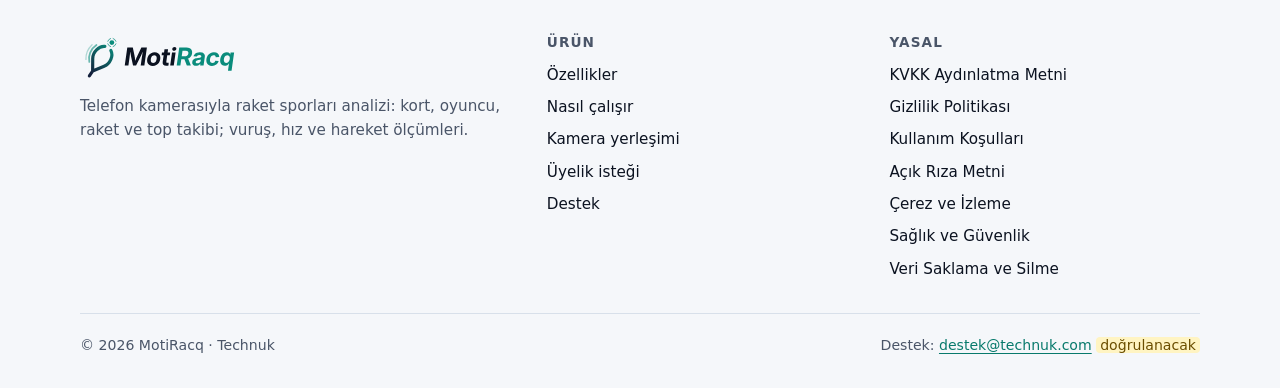
<file: veri-silme/index.html>
<!doctype html>
<html lang="tr" data-lang="tr" data-title-tr="Veri Saklama ve Silme · MotiRacq" data-title-en="Data Retention and Deletion · MotiRacq" data-desc-tr="MotiRacq Veri Saklama ve Silme." data-desc-en="MotiRacq Data Retention and Deletion.">
<head>
<meta charset="utf-8">
<meta name="viewport" content="width=device-width, initial-scale=1, viewport-fit=cover">
<title>Veri Saklama ve Silme · MotiRacq</title>
<meta name="description" content="MotiRacq Veri Saklama ve Silme.">
<link rel="canonical" href="https://motiracq.technuk.com/veri-silme/">
<meta name="theme-color" content="#F5F7FA" media="(prefers-color-scheme: light)">
<meta name="theme-color" content="#0B1220" media="(prefers-color-scheme: dark)">
<meta property="og:type" content="website">
<meta property="og:site_name" content="MotiRacq">
<meta property="og:title" content="Veri Saklama ve Silme · MotiRacq">
<meta property="og:description" content="MotiRacq Veri Saklama ve Silme.">
<meta property="og:url" content="https://motiracq.technuk.com/veri-silme/">
<meta property="og:image" content="https://motiracq.technuk.com/assets/brand/og-image.png">
<meta property="og:locale" content="tr_TR">
<meta property="og:locale:alternate" content="en_US">
<meta name="twitter:card" content="summary_large_image">
<link rel="icon" href="/assets/brand/favicon.svg" type="image/svg+xml">
<link rel="icon" href="/assets/brand/favicon-32.png" sizes="32x32" type="image/png">
<link rel="apple-touch-icon" href="/assets/brand/apple-touch-icon.png">
<link rel="manifest" href="/site.webmanifest">
<script>
(function(){var d=document.documentElement,l=null,th=null;
try{var q=new URLSearchParams(location.search).get('lang');l=(q==='en'||q==='tr')?q:localStorage.getItem('mrq-lang');th=localStorage.getItem('mrq-theme');}catch(e){}
if(l==='en'){d.setAttribute('data-lang','en');d.setAttribute('lang','en');}
if(th==='dark'||th==='light')d.setAttribute('data-theme',th);})();
</script>
<link rel="stylesheet" href="/assets/site.css?v=mvwvlr8a">
<script src="/assets/site.js?v=mvwvlr8a" defer></script>


</head>
<body>
<a class="skip" href="#main"><span lang="tr">İçeriğe geç</span><span lang="en">Skip to content</span></a>
<header class="site-header">
  <nav class="container nav" aria-label="Ana menü" data-i18n="aria-label" data-tr-aria-label="Ana menü" data-en-aria-label="Main menu">
    <a class="brand" href="/" aria-label="MotiRacq">
      <img class="logo-light" src="/assets/brand/motiracq-logo-horizontal-light.svg" alt="MotiRacq" width="178" height="36">
      <img class="logo-dark" src="/assets/brand/motiracq-logo-horizontal-dark.svg" alt="MotiRacq" width="178" height="36">
    </a>
    <ul class="nav-links" id="nav-links"><li><a href="/#ozellikler"><span lang="tr">Özellikler</span><span lang="en">Features</span></a></li><li><a href="/#nasil-calisir"><span lang="tr">Nasıl çalışır</span><span lang="en">How it works</span></a></li><li><a href="/#kamera"><span lang="tr">Kamera</span><span lang="en">Camera</span></a></li><li><a href="/#sss"><span lang="tr">SSS</span><span lang="en">FAQ</span></a></li><li><a href="/destek/"><span lang="tr">Destek</span><span lang="en">Support</span></a></li></ul>
    <div class="nav-tools">
      <button class="icon-btn" id="lang-toggle" type="button" aria-label="Switch to English">EN</button>
      <button class="icon-btn" id="theme-toggle" type="button" aria-pressed="false" aria-label="Tema"><svg viewBox="0 0 24 24" fill="none" stroke="currentColor" stroke-width="2" stroke-linecap="round" stroke-linejoin="round" aria-hidden="true"><circle cx="12" cy="12" r="4.2"/><path d="M12 2.5v2.2M12 19.3v2.2M2.5 12h2.2M19.3 12h2.2M5.3 5.3l1.5 1.5M17.2 17.2l1.5 1.5M5.3 18.7l1.5-1.5M17.2 6.8l1.5-1.5"/></svg></button>
      <button class="icon-btn menu-btn" id="menu-toggle" type="button" aria-expanded="false" aria-controls="nav-links" data-i18n="aria-label" data-tr-aria-label="Menüyü aç" data-en-aria-label="Open menu" aria-label="Menüyü aç"><svg viewBox="0 0 24 24" fill="none" stroke="currentColor" stroke-width="2" stroke-linecap="round" aria-hidden="true"><path d="M4 7h16M4 12h16M4 17h16"/></svg></button>
      <a class="btn btn-primary btn-sm btn-cta-nav" href="/basvuru/"><span lang="tr">Üyelik iste</span><span lang="en">Request access</span></a>
    </div>
  </nav>
</header>
<main id="main" tabindex="-1">
<div class="container">
  <header class="page-head">
    <p class="kicker"><span lang="tr">Yasal</span><span lang="en">Legal</span></p>
    <h1 lang="tr">Veri Saklama ve Silme</h1><h1 lang="en">Data Retention and Deletion</h1>
  </header>
  <ul class="legal-nav" aria-label="Yasal metinler"><li><a href="/kvkk/"><span lang="tr">KVKK Aydınlatma Metni</span><span lang="en">KVKK Privacy Notice</span></a></li><li><a href="/gizlilik/"><span lang="tr">Gizlilik Politikası</span><span lang="en">Privacy Policy</span></a></li><li><a href="/kosullar/"><span lang="tr">Kullanım Koşulları</span><span lang="en">Terms of Use</span></a></li><li><a href="/acik-riza/"><span lang="tr">Açık Rıza Metni</span><span lang="en">Explicit Consent</span></a></li><li><a href="/cerez/"><span lang="tr">Çerez ve İzleme</span><span lang="en">Cookies & Tracking</span></a></li><li><a href="/saglik-uyarisi/"><span lang="tr">Sağlık ve Güvenlik</span><span lang="en">Health & Safety</span></a></li><li><a href="/veri-silme/" aria-current="page"><span lang="tr">Veri Saklama ve Silme</span><span lang="en">Data Retention & Deletion</span></a></li></ul>
  <article class="doc">
    <div lang="tr"><p><em>Son güncelleme: 31 Ekim 2026 · Sürüm 1.0</em></p>
<h2 id="saklama-sureleri">Saklama süreleri</h2>
<div class="table-wrap"><table><thead><tr><th scope="col">Veri</th><th scope="col">Süre</th></tr></thead><tbody><tr><td>Hesap ve profil bilgileri</td><td>Hesap açık olduğu sürece; silme talebinde hemen silinir</td></tr><tr><td>Ölçüm geçmişi (Profilim)</td><td>Hesap açık olduğu sürece veya siz silene kadar</td></tr><tr><td>Videolar ve analiz raporları (analiz sunucusu)</td><td>Oturumu uygulamadan silene kadar, en fazla <mark class="ph" title="Doldurulacak / to be filled">[180]</mark> gün</td></tr><tr><td>Üyelik istekleri</td><td>Onaylanan: hesap süresince; reddedilen: <mark class="ph" title="Doldurulacak / to be filled">[6 ay]</mark></td></tr><tr><td>Onay/rıza kayıtları</td><td>Hesap süresince ve sonrasında ispat amacıyla <mark class="ph" title="Doldurulacak / to be filled">[10 yıl]</mark> (zamanaşımı)</td></tr><tr><td>Güvenlik ve erişim kayıtları (log)</td><td><mark class="ph" title="Doldurulacak / to be filled">[6 ay – 2 yıl]</mark> (ilgili mevzuata göre)</td></tr><tr><td>Yedekler</td><td>Silinen veriler yedeklerden en geç <mark class="ph" title="Doldurulacak / to be filled">[30]</mark> gün içinde çıkar</td></tr></tbody></table></div>
<p>Süre sonunda veriler silinir, yok edilir veya anonim hale getirilir.</p>
<h2 id="hesabinizi-silme">Hesabınızı silme</h2>
<ol><li>Uygulamada <strong>Ayarlar → Hesap → Hesabımı sil</strong> adımını açın.</li><li>İki aşamalı onayı tamamlayın.</li><li>Hesabınız, profiliniz ve ölçüm geçmişiniz <strong>kalıcı olarak ve hemen</strong> silinir; oturumunuz kapatılır.</li></ol>
<p>Analiz sunucusundaki videolarınızı ve raporlarınızı hesabınızı silmeden önce <strong>Oturumlar</strong> ekranından tek tek silebilirsiniz. Uygulamaya erişiminiz yoksa <mark class="ph" title="Doldurulacak / to be filled">[E-posta adresi]</mark> adresine kayıtlı e-postanızdan yazarak silme talep edebilirsiniz; talepler 30 gün içinde sonuçlandırılır.</p>
<h2 id="yalnizca-belirli-verileri-silme">Yalnızca belirli verileri silme</h2>
<ul><li>Bir oturumu (video + rapor) <strong>Oturumlar → oturum → Sil</strong> ile silebilirsiniz.</li><li>Açık rızanızı <strong>Ayarlar → Yasal → Açık rızamı geri çek</strong> ile geri alabilirsiniz.</li><li>Pazarlama iznini <strong>Profilim → Profili düzenle</strong> bölümünden kapatabilirsiniz.</li></ul></div>
    <div lang="en"><div class="notice">This English translation is provided for convenience; the Turkish version is legally binding.</div><p><em>Last updated: 31 October 2026 · Version 1.0</em></p>
<h2 id="retention-periods">Retention periods</h2>
<div class="table-wrap"><table><thead><tr><th scope="col">Data</th><th scope="col">Period</th></tr></thead><tbody><tr><td>Account and profile details</td><td>While the account is open; deleted immediately on request</td></tr><tr><td>Measurement history (My profile)</td><td>While the account is open or until you delete it</td></tr><tr><td>Videos and analysis reports (analysis server)</td><td>Until you delete the session in the app, at most <mark class="ph" title="Doldurulacak / to be filled">[180]</mark> days</td></tr><tr><td>Access requests</td><td>Approved: for the life of the account; rejected: <mark class="ph" title="Doldurulacak / to be filled">[6 months]</mark></td></tr><tr><td>Consent records</td><td>For the life of the account and afterwards for evidence, <mark class="ph" title="Doldurulacak / to be filled">[10 years]</mark> (limitation period)</td></tr><tr><td>Security and access logs</td><td><mark class="ph" title="Doldurulacak / to be filled">[6 months – 2 years]</mark> (per applicable law)</td></tr><tr><td>Backups</td><td>Deleted data leaves backups within <mark class="ph" title="Doldurulacak / to be filled">[30]</mark> days at the latest</td></tr></tbody></table></div>
<p>At the end of the period data is deleted, destroyed or anonymised.</p>
<h2 id="deleting-your-account">Deleting your account</h2>
<ol><li>In the app, open <strong>Settings → Account → Delete my account</strong>.</li><li>Complete the two-step confirmation.</li><li>Your account, profile and measurement history are deleted <strong>permanently and immediately</strong>, and you are signed out.</li></ol>
<p>Before deleting your account you can delete your videos and reports on the analysis server one by one under <strong>Sessions</strong>. If you cannot access the app, e-mail <mark class="ph" title="Doldurulacak / to be filled">[E-mail address]</mark> from your registered address to request deletion; requests are completed within 30 days.</p>
<h2 id="deleting-specific-data">Deleting specific data</h2>
<ul><li>Delete a session (video + report) under <strong>Sessions → session → Delete</strong>.</li><li>Withdraw your explicit consent under <strong>Settings → Legal → Withdraw my explicit consent</strong>.</li><li>Turn off marketing under <strong>My profile → Edit profile</strong>.</li></ul></div>
  </article>
</div>
</main>
<footer class="site-footer">
  <div class="container">
    <div class="footer-grid">
      <div>
        <img class="logo-light" src="/assets/brand/motiracq-logo-horizontal-light.svg" alt="MotiRacq" width="158" height="32" loading="lazy">
        <img class="logo-dark" src="/assets/brand/motiracq-logo-horizontal-dark.svg" alt="MotiRacq" width="158" height="32" loading="lazy">
        <p class="muted" style="margin-top:14px;max-width:30em"><span lang="tr">Telefon kamerasıyla raket sporları analizi: kort, oyuncu, raket ve top takibi; vuruş, hız ve hareket ölçümleri.</span><span lang="en">Racket-sports analysis with your phone camera: court, player, racket and ball tracking; stroke, speed and movement metrics.</span></p>
      </div>
      <div>
        <h2><span lang="tr">Ürün</span><span lang="en">Product</span></h2>
        <ul>
          <li><a href="/#ozellikler"><span lang="tr">Özellikler</span><span lang="en">Features</span></a></li>
          <li><a href="/#nasil-calisir"><span lang="tr">Nasıl çalışır</span><span lang="en">How it works</span></a></li>
          <li><a href="/#kamera"><span lang="tr">Kamera yerleşimi</span><span lang="en">Camera placement</span></a></li>
          <li><a href="/basvuru/"><span lang="tr">Üyelik isteği</span><span lang="en">Request access</span></a></li>
          <li><a href="/destek/"><span lang="tr">Destek</span><span lang="en">Support</span></a></li>
        </ul>
      </div>
      <div>
        <h2><span lang="tr">Yasal</span><span lang="en">Legal</span></h2>
        <ul><li><a href="/kvkk/"><span lang="tr">KVKK Aydınlatma Metni</span><span lang="en">KVKK Privacy Notice</span></a></li><li><a href="/gizlilik/"><span lang="tr">Gizlilik Politikası</span><span lang="en">Privacy Policy</span></a></li><li><a href="/kosullar/"><span lang="tr">Kullanım Koşulları</span><span lang="en">Terms of Use</span></a></li><li><a href="/acik-riza/"><span lang="tr">Açık Rıza Metni</span><span lang="en">Explicit Consent</span></a></li><li><a href="/cerez/"><span lang="tr">Çerez ve İzleme</span><span lang="en">Cookies & Tracking</span></a></li><li><a href="/saglik-uyarisi/"><span lang="tr">Sağlık ve Güvenlik</span><span lang="en">Health & Safety</span></a></li><li><a href="/veri-silme/"><span lang="tr">Veri Saklama ve Silme</span><span lang="en">Data Retention & Deletion</span></a></li></ul>
      </div>
    </div>
    <div class="footer-bottom">
      <span>© <span id="year">2026</span> MotiRacq · Technuk</span>
      <span><span lang="tr">Destek</span><span lang="en">Support</span>: <a href="mailto:destek@technuk.com">destek@technuk.com</a> <mark class="ph"><span lang="tr">doğrulanacak</span><span lang="en">to be confirmed</span></mark></span>
    </div>
  </div>
</footer>
</body>
</html>
</file>
<file: assets/site.css>
/* MotiRacq website. Palette and type: brand/README.md */
:root {
  --bg: #F5F7FA;
  --surface: #FFFFFF;
  --surface-2: #EBF0F6;
  --text: #0B1220;
  --muted: #4A5568;
  --border: #D8E0EA;
  --accent: #087A6C;
  --accent-soft: rgba(10, 140, 124, 0.12);
  --volt: #C8F53C;
  --cta-bg: #0B1220;
  --cta-text: #FFFFFF;
  --cta-hover: #14213D;
  --danger: #B42318;
  --danger-soft: #FDECEA;
  --ok: #067647;
  --ok-soft: #E3F6EC;
  --ph-bg: #FFF4C2;
  --ph-text: #6B4E00;
  --shadow: 0 1px 2px rgba(11, 18, 32, .06), 0 8px 24px rgba(11, 18, 32, .06);
  --radius: 16px;
  --max: 1160px;
  --font: Inter, "Inter var", system-ui, -apple-system, "Segoe UI", Roboto, "Helvetica Neue", Arial, sans-serif;
  color-scheme: light;
}
@media (prefers-color-scheme: dark) {
  :root:not([data-theme="light"]) {
    --bg: #0B1220; --surface: #111A2E; --surface-2: #17233D; --text: #F5F7FA; --muted: #A9B4C6; --border: #24324F;
    --accent: #14D3B9; --accent-soft: rgba(20, 211, 185, 0.12); --cta-bg: #C8F53C; --cta-text: #0B1220; --cta-hover: #D8FF5C;
    --danger: #FF8A80; --danger-soft: rgba(255, 138, 128, .12); --ok: #6EE7A8; --ok-soft: rgba(110, 231, 168, .12);
    --ph-bg: #4A3B00; --ph-text: #FFE58A;
    --shadow: 0 1px 2px rgba(0, 0, 0, .3), 0 12px 32px rgba(0, 0, 0, .25);
    color-scheme: dark;
  }
}
:root[data-theme="dark"] {
  --bg: #0B1220; --surface: #111A2E; --surface-2: #17233D; --text: #F5F7FA; --muted: #A9B4C6; --border: #24324F;
  --accent: #14D3B9; --accent-soft: rgba(20, 211, 185, 0.12); --cta-bg: #C8F53C; --cta-text: #0B1220; --cta-hover: #D8FF5C;
  --danger: #FF8A80; --danger-soft: rgba(255, 138, 128, .12); --ok: #6EE7A8; --ok-soft: rgba(110, 231, 168, .12);
  --ph-bg: #4A3B00; --ph-text: #FFE58A;
  --shadow: 0 1px 2px rgba(0, 0, 0, .3), 0 12px 32px rgba(0, 0, 0, .25);
  color-scheme: dark;
}

/* language switch: only the active language is shown */
html[data-lang="tr"] [lang="en"]:not(html),
html[data-lang="en"] [lang="tr"]:not(html) { display: none !important; }

*, *::before, *::after { box-sizing: border-box; }
[hidden] { display: none !important; }
html { -webkit-text-size-adjust: 100%; scroll-behavior: smooth; scroll-padding-top: 84px; }
@media (prefers-reduced-motion: reduce) { html { scroll-behavior: auto; } * { transition: none !important; animation: none !important; } }
body { margin: 0; background: var(--bg); color: var(--text); font: 400 17px/1.6 var(--font); text-rendering: optimizeLegibility; -webkit-font-smoothing: antialiased; }
img, svg { max-width: 100%; height: auto; display: block; }
a { color: var(--accent); text-underline-offset: 3px; }
a:hover { text-decoration-thickness: 2px; }
:focus-visible { outline: 3px solid var(--accent); outline-offset: 3px; border-radius: 6px; }
h1, h2, h3, h4 { line-height: 1.15; letter-spacing: -0.02em; margin: 0 0 .5em; }
h1 { font-size: clamp(2.2rem, 5.2vw, 3.9rem); font-weight: 800; }
h2 { font-size: clamp(1.7rem, 3.4vw, 2.5rem); font-weight: 800; }
h3 { font-size: 1.15rem; font-weight: 700; }
p { margin: 0 0 1em; }
.muted { color: var(--muted); }
.container { width: 100%; max-width: var(--max); margin: 0 auto; padding: 0 20px; }
.skip { position: absolute; left: -9999px; top: 8px; background: var(--surface); padding: 8px 14px; border-radius: 8px; z-index: 100; }
.skip:focus { left: 8px; }
.visually-hidden { position: absolute !important; width: 1px; height: 1px; overflow: hidden; clip: rect(0 0 0 0); white-space: nowrap; }

/* header */
.site-header { position: sticky; top: 0; z-index: 50; background: color-mix(in srgb, var(--bg) 86%, transparent); backdrop-filter: saturate(1.4) blur(12px); -webkit-backdrop-filter: saturate(1.4) blur(12px); border-bottom: 1px solid var(--border); }
.nav { display: flex; align-items: center; gap: 16px; height: 68px; }
.brand { display: flex; align-items: center; flex-shrink: 0; }
.brand img { height: 36px; width: auto; }
.logo-dark { display: none !important; }
@media (prefers-color-scheme: dark) { :root:not([data-theme="light"]) .logo-dark { display: block !important; } :root:not([data-theme="light"]) .logo-light { display: none !important; } }
:root[data-theme="dark"] .logo-dark { display: block !important; }
:root[data-theme="dark"] .logo-light { display: none !important; }
.nav-links { display: flex; gap: 4px; margin: 0 0 0 auto; padding: 0; list-style: none; }
.nav-links a { display: block; padding: 8px 12px; color: var(--text); text-decoration: none; font-weight: 500; font-size: .95rem; border-radius: 10px; }
.nav-links a:hover, .nav-links a[aria-current="page"] { background: var(--surface-2); }
.nav-tools { display: flex; gap: 6px; align-items: center; }
.icon-btn { display: inline-flex; align-items: center; justify-content: center; min-width: 40px; height: 40px; padding: 0 10px; border: 1px solid var(--border); border-radius: 10px; background: var(--surface); color: var(--text); font: 600 .85rem var(--font); cursor: pointer; }
.icon-btn:hover { background: var(--surface-2); }
.icon-btn svg { width: 18px; height: 18px; }
.menu-btn { display: none; }
.btn { display: inline-flex; align-items: center; justify-content: center; gap: 8px; min-height: 48px; padding: 0 22px; border-radius: 12px; border: 1px solid transparent; font: 700 1rem var(--font); text-decoration: none; cursor: pointer; transition: transform .15s ease, background .15s ease; }
.btn-primary { background: var(--cta-bg); color: var(--cta-text); }
.btn-primary:hover { background: var(--cta-hover); transform: translateY(-1px); }
.btn-ghost { background: transparent; color: var(--text); border-color: var(--border); }
.btn-ghost:hover { background: var(--surface-2); }
.btn-sm { min-height: 40px; padding: 0 14px; font-size: .9rem; border-radius: 10px; }
.btn[disabled] { opacity: .6; cursor: progress; transform: none; }
@media (max-width: 920px) {
  .menu-btn { display: inline-flex; }
  .nav-links { display: none; position: absolute; left: 0; right: 0; top: 68px; flex-direction: column; padding: 12px 16px 16px; background: var(--bg); border-bottom: 1px solid var(--border); }
  .nav-links.open { display: flex; }
  .nav-links a { padding: 12px; }
  .nav-tools { margin-left: auto; }
  .nav .btn-cta-nav { display: none; }
}

/* hero */
.hero { position: relative; overflow: hidden; padding: 72px 0 56px; }
.hero::before { content: ""; position: absolute; inset: -30% -10% auto auto; width: 70vw; height: 70vw; max-width: 900px; max-height: 900px; background: radial-gradient(closest-side, var(--accent-soft), transparent 70%); pointer-events: none; }
.hero-grid { position: relative; display: grid; grid-template-columns: 1.1fr .9fr; gap: 48px; align-items: center; }
.eyebrow { display: inline-flex; align-items: center; gap: 8px; padding: 6px 12px; border-radius: 999px; background: var(--accent-soft); color: var(--accent); font-weight: 700; font-size: .85rem; letter-spacing: .02em; margin-bottom: 18px; }
.eyebrow .dot { width: 8px; height: 8px; border-radius: 50%; background: var(--accent); box-shadow: 0 0 0 4px var(--accent-soft); }
.hero .lead { font-size: clamp(1.05rem, 1.6vw, 1.25rem); color: var(--muted); max-width: 36em; }
.hero-actions { display: flex; flex-wrap: wrap; gap: 12px; margin: 28px 0 18px; }
.availability { display: flex; flex-wrap: wrap; gap: 10px; font-size: .9rem; color: var(--muted); }
.pill { display: inline-flex; align-items: center; gap: 8px; padding: 6px 12px; border: 1px solid var(--border); border-radius: 999px; background: var(--surface); }
.pill svg { width: 16px; height: 16px; }
.hero-visual { display: flex; justify-content: center; }
.hero-visual img { width: auto; max-width: 100%; height: min(600px, 74vh); min-height: 380px; filter: drop-shadow(0 30px 60px rgba(11, 18, 32, .28)); }
@media (max-width: 860px) { .hero { padding-top: 40px; } .hero-grid { grid-template-columns: 1fr; gap: 32px; } .hero-visual img { height: auto; min-height: 0; width: min(100%, 300px); } }

.sports { display: flex; flex-wrap: wrap; gap: 10px; justify-content: center; padding: 8px 0 0; margin: 0; list-style: none; }
.sports li { padding: 8px 16px; border-radius: 999px; background: var(--surface); border: 1px solid var(--border); font-weight: 600; font-size: .95rem; }

/* sections */
section { padding: 72px 0; }
.section-head { max-width: 720px; margin-bottom: 40px; }
.section-head.center { margin-left: auto; margin-right: auto; text-align: center; }
.kicker { color: var(--accent); font-weight: 700; font-size: .85rem; letter-spacing: .08em; text-transform: uppercase; margin-bottom: 10px; }
.alt { background: var(--surface); border-top: 1px solid var(--border); border-bottom: 1px solid var(--border); }

.grid { display: grid; gap: 20px; }
.grid-3 { grid-template-columns: repeat(3, 1fr); }
.grid-2 { grid-template-columns: repeat(2, 1fr); }
@media (max-width: 960px) { .grid-3 { grid-template-columns: repeat(2, 1fr); } }
@media (max-width: 640px) { .grid-3, .grid-2 { grid-template-columns: 1fr; } section { padding: 56px 0; } }
.card { background: var(--surface); border: 1px solid var(--border); border-radius: var(--radius); padding: 24px; box-shadow: var(--shadow); }
.alt .card { background: var(--bg); box-shadow: none; }
.card p { color: var(--muted); margin: 0; font-size: .98rem; }
.feature-icon { width: 48px; height: 48px; border-radius: 12px; display: grid; place-items: center; background: var(--accent-soft); color: var(--accent); margin-bottom: 16px; }
.feature-icon svg { width: 26px; height: 26px; }
.tag { display: inline-block; margin-left: 6px; padding: 2px 8px; border-radius: 999px; font-size: .72rem; font-weight: 700; vertical-align: middle; background: var(--surface-2); color: var(--muted); letter-spacing: 0; }

.shots { display: grid; grid-template-columns: repeat(3, 1fr); gap: 28px; align-items: start; }
.shots figure { margin: 0; text-align: center; }
.shots img { margin: 0 auto 14px; width: 100%; max-width: 300px; filter: drop-shadow(0 18px 36px rgba(11, 18, 32, .22)); }
.shots figcaption { font-weight: 600; }
.shots figcaption span.muted { display: block; font-weight: 400; font-size: .92rem; }
@media (max-width: 860px) { .shots { grid-template-columns: 1fr; } .shots img { max-width: 280px; } }
.note { font-size: .85rem; color: var(--muted); text-align: center; margin-top: 18px; }

.steps { counter-reset: step; }
.step { position: relative; padding-top: 64px; }
.step::before { counter-increment: step; content: counter(step); position: absolute; top: 20px; left: 24px; width: 36px; height: 36px; border-radius: 50%; display: grid; place-items: center; background: var(--cta-bg); color: var(--cta-text); font-weight: 800; }

.placement { display: grid; grid-template-columns: 1fr 1fr; gap: 32px; align-items: start; }
@media (max-width: 860px) { .placement { grid-template-columns: 1fr; } }
.check-list { list-style: none; padding: 0; margin: 0; display: grid; gap: 12px; }
.check-list li { position: relative; padding-left: 34px; }
.check-list li::before { content: ""; position: absolute; left: 0; top: 3px; width: 22px; height: 22px; border-radius: 50%; background: var(--accent-soft) url("data:image/svg+xml,%3Csvg xmlns='http://www.w3.org/2000/svg' viewBox='0 0 24 24' fill='none' stroke='%230A8C7C' stroke-width='3' stroke-linecap='round' stroke-linejoin='round'%3E%3Cpath d='M6 12l4 4 8-8'/%3E%3C/svg%3E") center/14px no-repeat; }
.court-diagram { background: var(--surface); border: 1px solid var(--border); border-radius: var(--radius); padding: 16px; }
.mode-list { display: grid; gap: 12px; margin-top: 16px; }
.mode { display: flex; gap: 12px; align-items: flex-start; }
.mode b { display: inline-grid; place-items: center; flex-shrink: 0; width: 28px; height: 28px; border-radius: 8px; font-size: .8rem; color: #0B1220; }

.faq details { border-bottom: 1px solid var(--border); padding: 4px 0; }
.faq summary { cursor: pointer; list-style: none; padding: 18px 40px 18px 0; font-weight: 700; position: relative; }
.faq summary::-webkit-details-marker { display: none; }
.faq summary::after { content: "+"; position: absolute; right: 6px; top: 14px; font-size: 1.5rem; font-weight: 400; color: var(--accent); }
.faq details[open] summary::after { content: "−"; }
.faq details > div { padding: 0 0 18px; color: var(--muted); }

.cta-band { border-radius: 24px; padding: 48px; background: linear-gradient(135deg, #0B1220 0%, #14213D 60%, #0E3B45 100%); color: #F5F7FA; display: grid; grid-template-columns: 1fr auto; gap: 24px; align-items: center; }
.cta-band p { color: #C9D3E3; margin: 0; }
.cta-band .btn-primary { background: #C8F53C; color: #0B1220; }
.cta-band .btn-primary:hover { background: #D8FF5C; }
@media (max-width: 760px) { .cta-band { grid-template-columns: 1fr; padding: 32px 24px; } }

/* footer */
.site-footer { border-top: 1px solid var(--border); padding: 48px 0 32px; font-size: .95rem; }
.footer-grid { display: grid; grid-template-columns: 1.4fr 1fr 1fr; gap: 32px; }
.footer-grid ul { list-style: none; margin: 0; padding: 0; display: grid; gap: 8px; }
.footer-grid a { color: var(--text); text-decoration: none; }
.footer-grid a:hover { color: var(--accent); text-decoration: underline; }
.footer-grid h2 { font-size: .85rem; text-transform: uppercase; letter-spacing: .08em; color: var(--muted); margin-bottom: 12px; }
.footer-bottom { margin-top: 32px; padding-top: 20px; border-top: 1px solid var(--border); display: flex; justify-content: space-between; flex-wrap: wrap; gap: 12px; color: var(--muted); font-size: .88rem; }
@media (max-width: 760px) { .footer-grid { grid-template-columns: 1fr; } }

/* document pages */
.page-head { padding: 56px 0 24px; }
.page-head p { color: var(--muted); max-width: 46em; }
.doc { max-width: 780px; padding-bottom: 72px; }
.doc h2 { font-size: 1.45rem; margin-top: 2em; }
.doc h3 { margin-top: 1.6em; }
.doc ul, .doc ol { padding-left: 1.3em; }
.doc li { margin: .35em 0; }
.doc blockquote { margin: 1.4em 0; padding: 16px 20px; border-left: 4px solid var(--accent); background: var(--accent-soft); border-radius: 0 12px 12px 0; }
.doc blockquote p:last-child { margin: 0; }
.table-wrap { overflow-x: auto; margin: 1.2em 0; border: 1px solid var(--border); border-radius: 12px; }
.doc table { width: 100%; border-collapse: collapse; font-size: .95rem; }
.doc th, .doc td { text-align: left; padding: 10px 14px; border-bottom: 1px solid var(--border); vertical-align: top; }
.doc th { background: var(--surface-2); }
.doc tr:last-child td { border-bottom: 0; }
mark.ph { background: var(--ph-bg); color: var(--ph-text); padding: 0 4px; border-radius: 4px; }
.notice { padding: 14px 18px; border-radius: 12px; border: 1px dashed var(--border); background: var(--surface); color: var(--muted); font-size: .92rem; margin-bottom: 24px; }
.legal-nav { display: flex; flex-wrap: wrap; gap: 8px; margin: 0 0 32px; padding: 0; list-style: none; }
.legal-nav a { display: block; padding: 6px 12px; border-radius: 999px; border: 1px solid var(--border); text-decoration: none; color: var(--text); font-size: .88rem; }
.legal-nav a[aria-current="page"] { background: var(--cta-bg); color: var(--cta-text); border-color: transparent; }

/* form */
.form-wrap { display: grid; grid-template-columns: 1.3fr .7fr; gap: 32px; align-items: start; padding-bottom: 72px; }
@media (max-width: 900px) { .form-wrap { grid-template-columns: 1fr; } }
.form-card { padding: 28px; }
.field { display: grid; gap: 6px; margin-bottom: 18px; }
.field-row { display: grid; grid-template-columns: 1fr 1fr; gap: 16px; }
@media (max-width: 600px) { .field-row { grid-template-columns: 1fr; } }
label, .label { font-weight: 600; font-size: .95rem; }
.req { color: var(--danger); margin-left: 2px; }
.opt { color: var(--muted); font-weight: 400; font-size: .85rem; }
input[type="text"], input[type="email"], input[type="tel"], select, textarea {
  width: 100%; min-height: 48px; padding: 10px 14px; border: 1px solid var(--border); border-radius: 10px; background: var(--bg); color: var(--text); font: 400 1rem var(--font);
}
input[type="text"], input[type="email"], input[type="tel"], select { height: 48px; }
select { -webkit-appearance: none; appearance: none; padding-right: 40px; background-image: url("data:image/svg+xml,%3Csvg xmlns='http://www.w3.org/2000/svg' viewBox='0 0 24 24' fill='none' stroke='%237A8699' stroke-width='2.2' stroke-linecap='round' stroke-linejoin='round'%3E%3Cpath d='M6 9l6 6 6-6'/%3E%3C/svg%3E"); background-repeat: no-repeat; background-position: right 14px center; background-size: 16px; }
textarea { min-height: 110px; resize: vertical; }
input:focus, select:focus, textarea:focus { outline: none; border-color: var(--accent); box-shadow: 0 0 0 3px var(--accent-soft); }
[aria-invalid="true"] { border-color: var(--danger) !important; }
.err { color: var(--danger); font-size: .88rem; font-weight: 500; margin: 0; }
.err:empty { display: none; }
.hint { color: var(--muted); font-size: .85rem; }
.check { display: grid; grid-template-columns: 22px 1fr; gap: 10px; align-items: start; margin-bottom: 14px; font-weight: 400; }
.check input { width: 20px; height: 20px; margin: 3px 0 0; accent-color: var(--accent); }
.hp { position: absolute !important; left: -10000px !important; width: 1px; height: 1px; overflow: hidden; }
.status { margin-top: 18px; padding: 14px 16px; border-radius: 12px; font-weight: 500; }
.status:empty { display: none; }
.status.ok { background: var(--ok-soft); color: var(--ok); }
.status.error { background: var(--danger-soft); color: var(--danger); }
.success-panel { text-align: center; padding: 24px 8px; }
.success-panel svg { width: 64px; height: 64px; margin: 0 auto 12px; color: var(--ok); }
.spinner { width: 18px; height: 18px; border: 2px solid currentColor; border-right-color: transparent; border-radius: 50%; animation: spin .8s linear infinite; }
@keyframes spin { to { transform: rotate(360deg); } }
.side-card h2 { font-size: 1.15rem; }
.side-card ol { padding-left: 1.2em; color: var(--muted); margin: 0; }
.side-card li { margin: 8px 0; }

.contact-grid { display: grid; grid-template-columns: repeat(2, 1fr); gap: 20px; margin-bottom: 40px; }
@media (max-width: 700px) { .contact-grid { grid-template-columns: 1fr; } }
</file>
